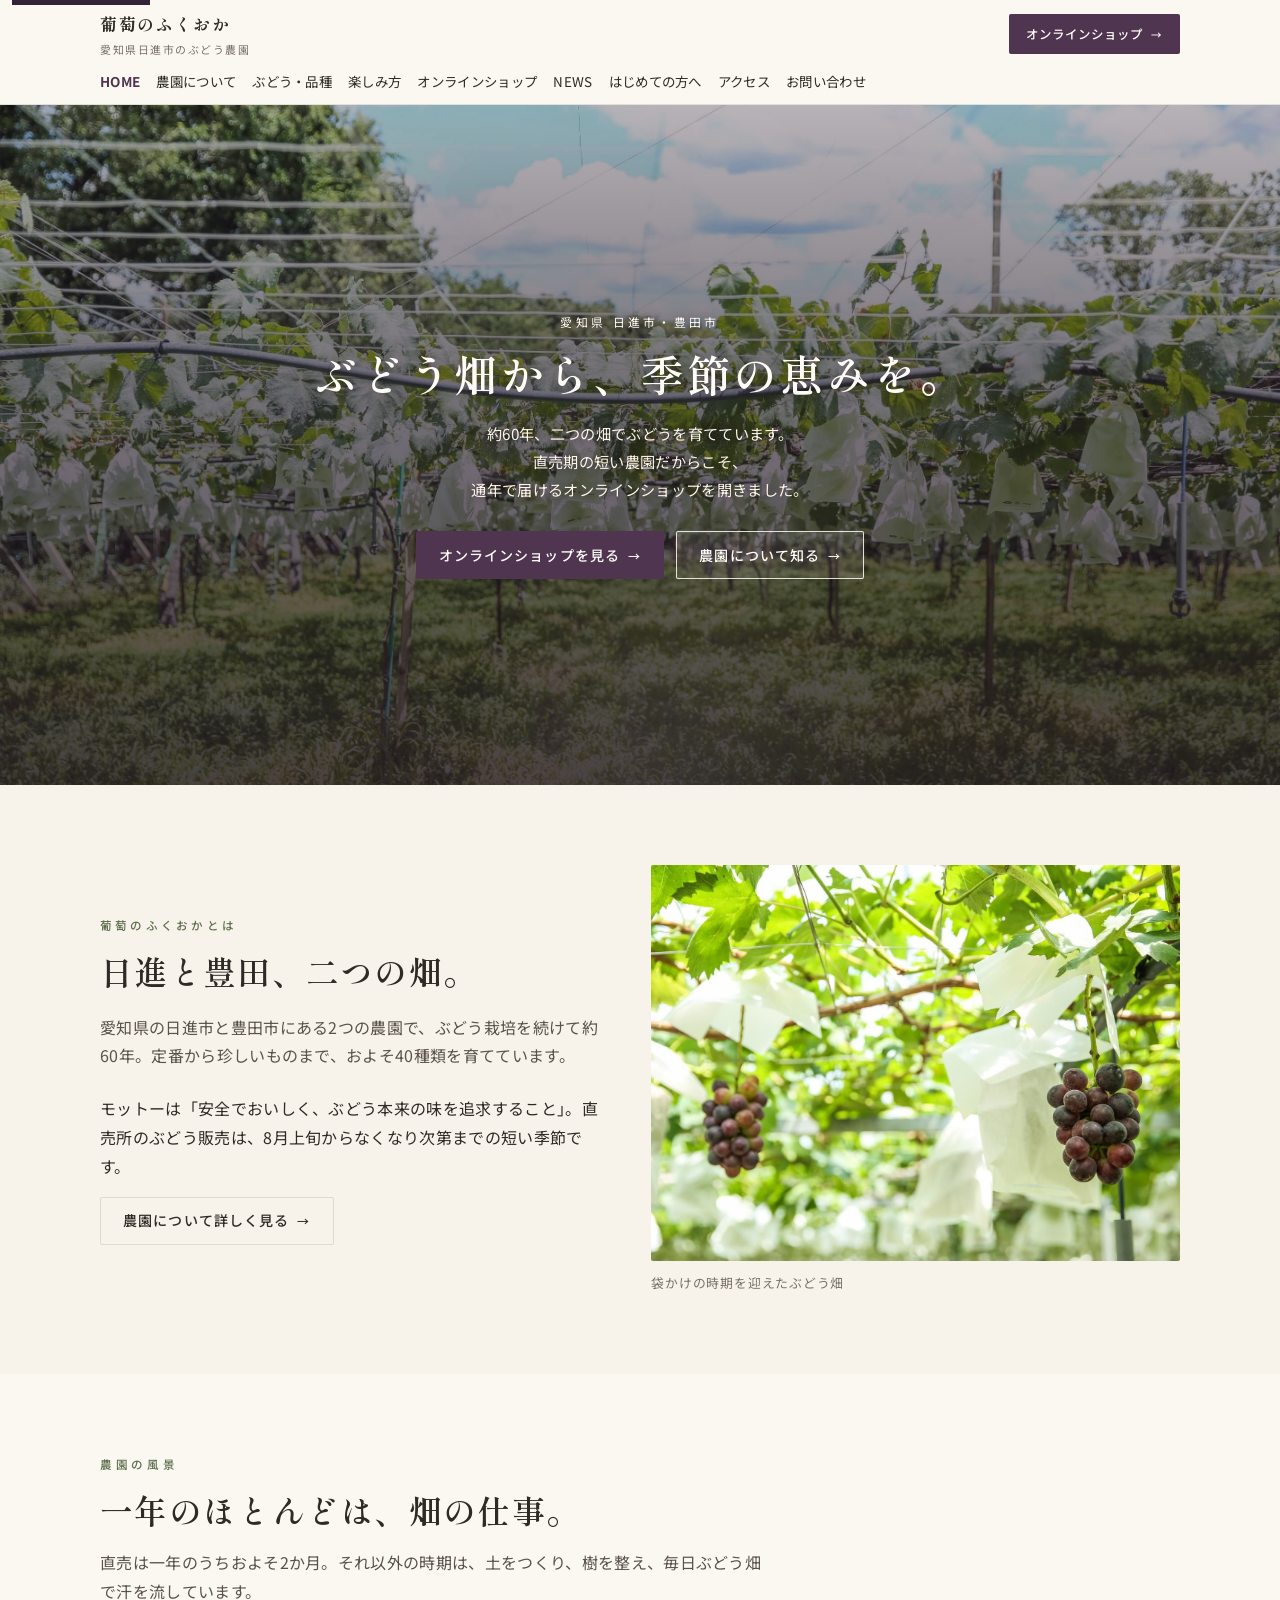
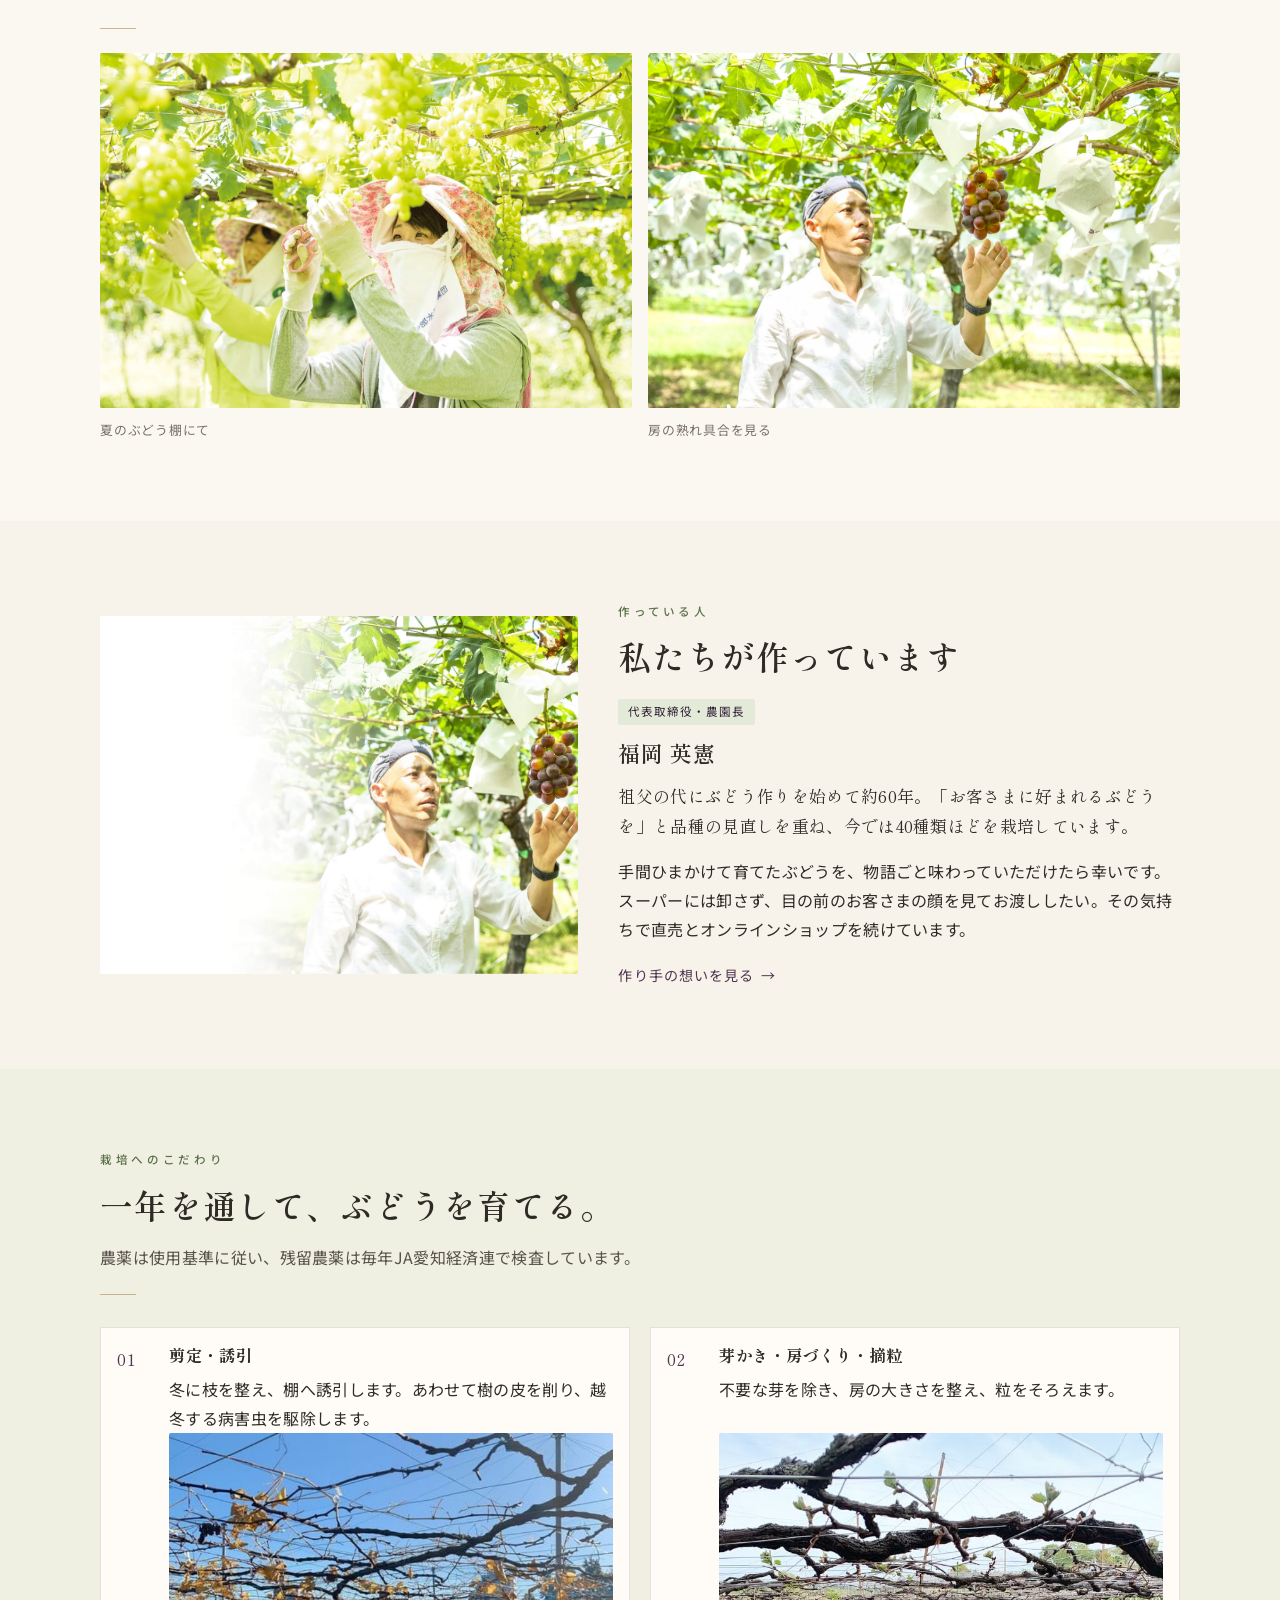
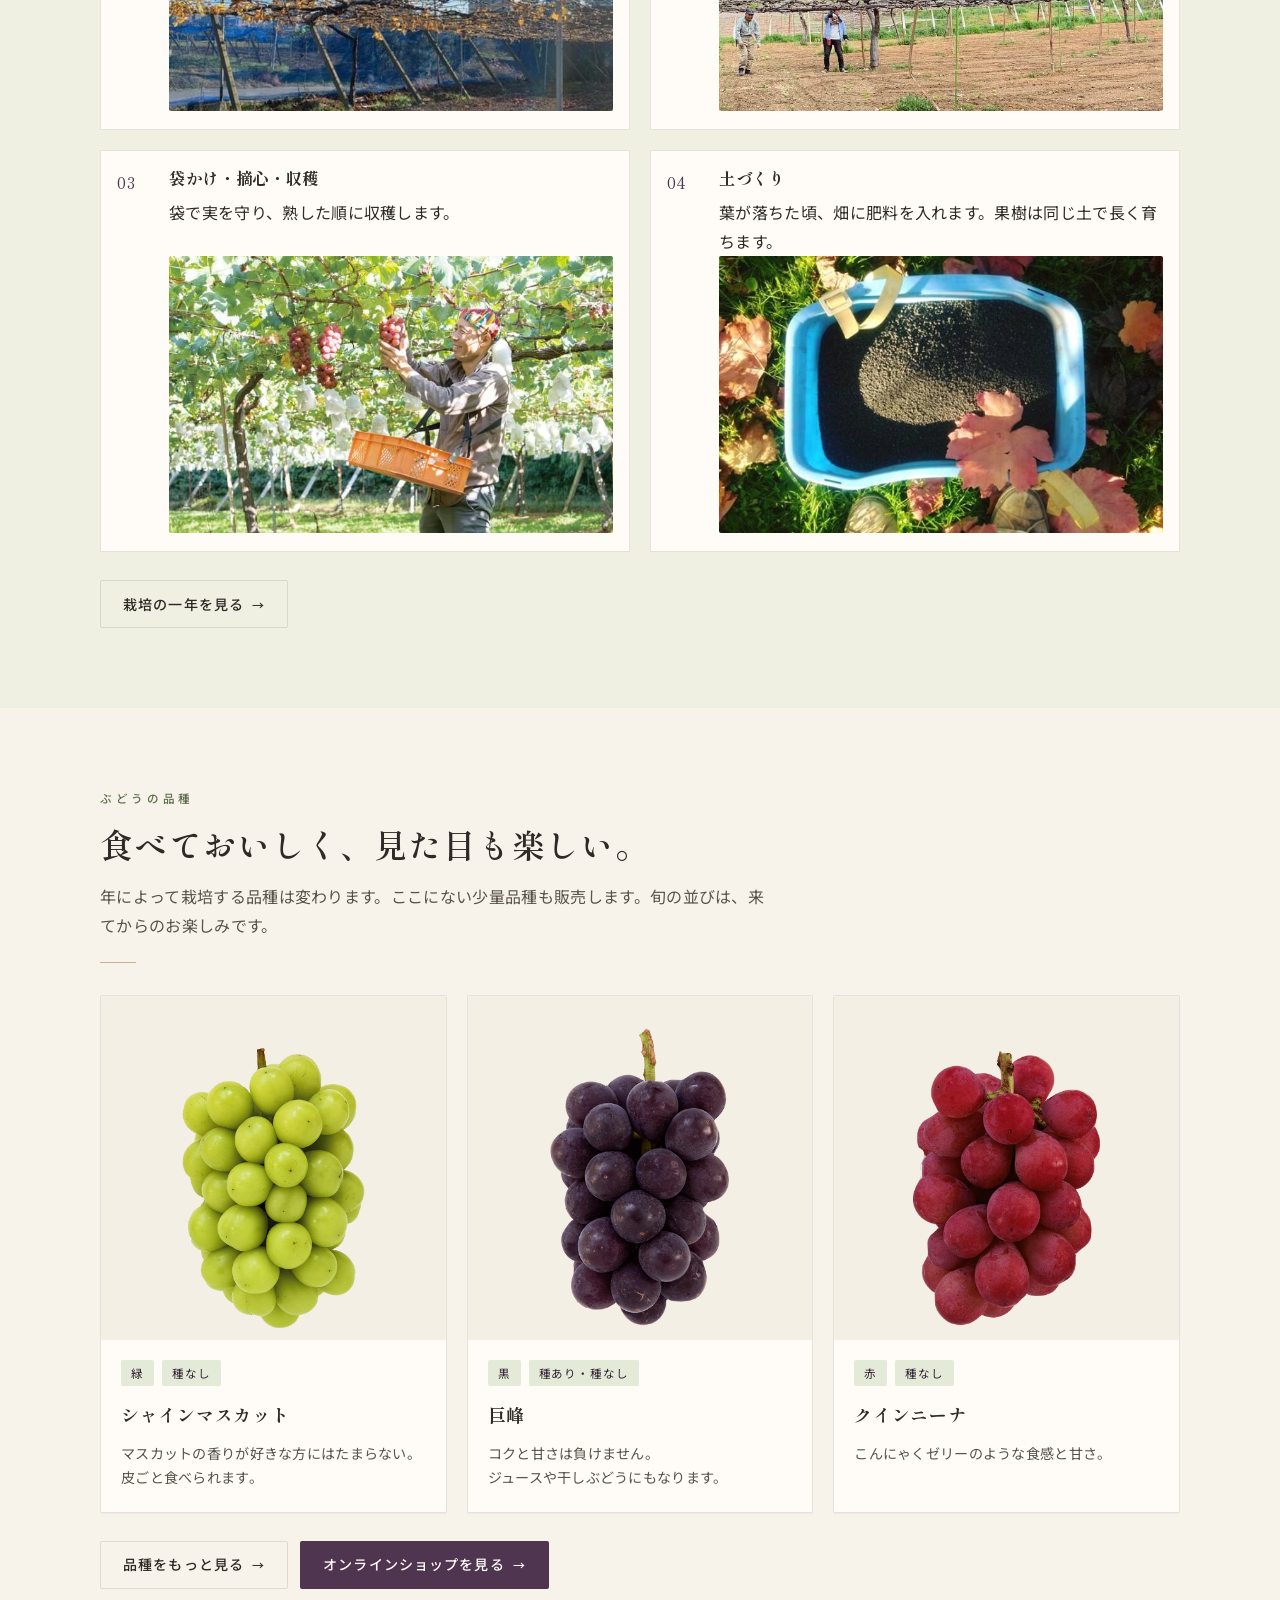
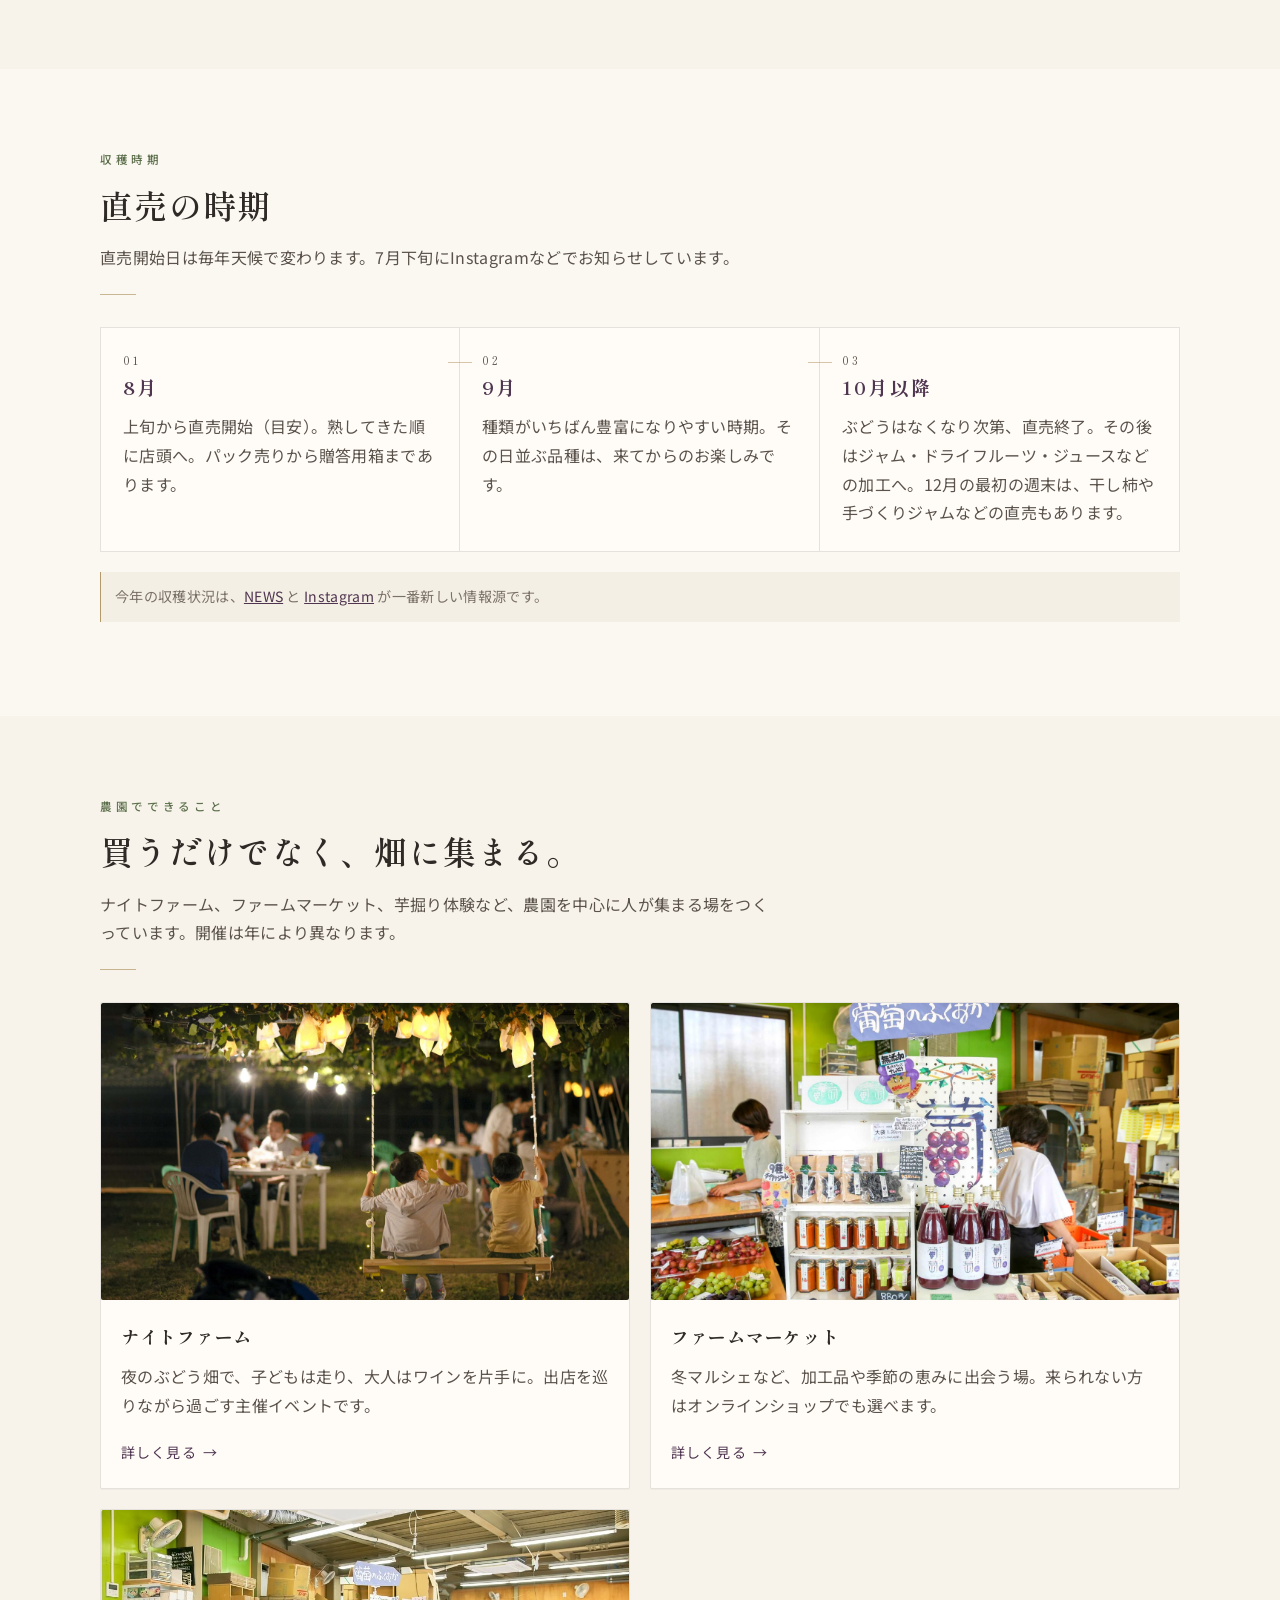
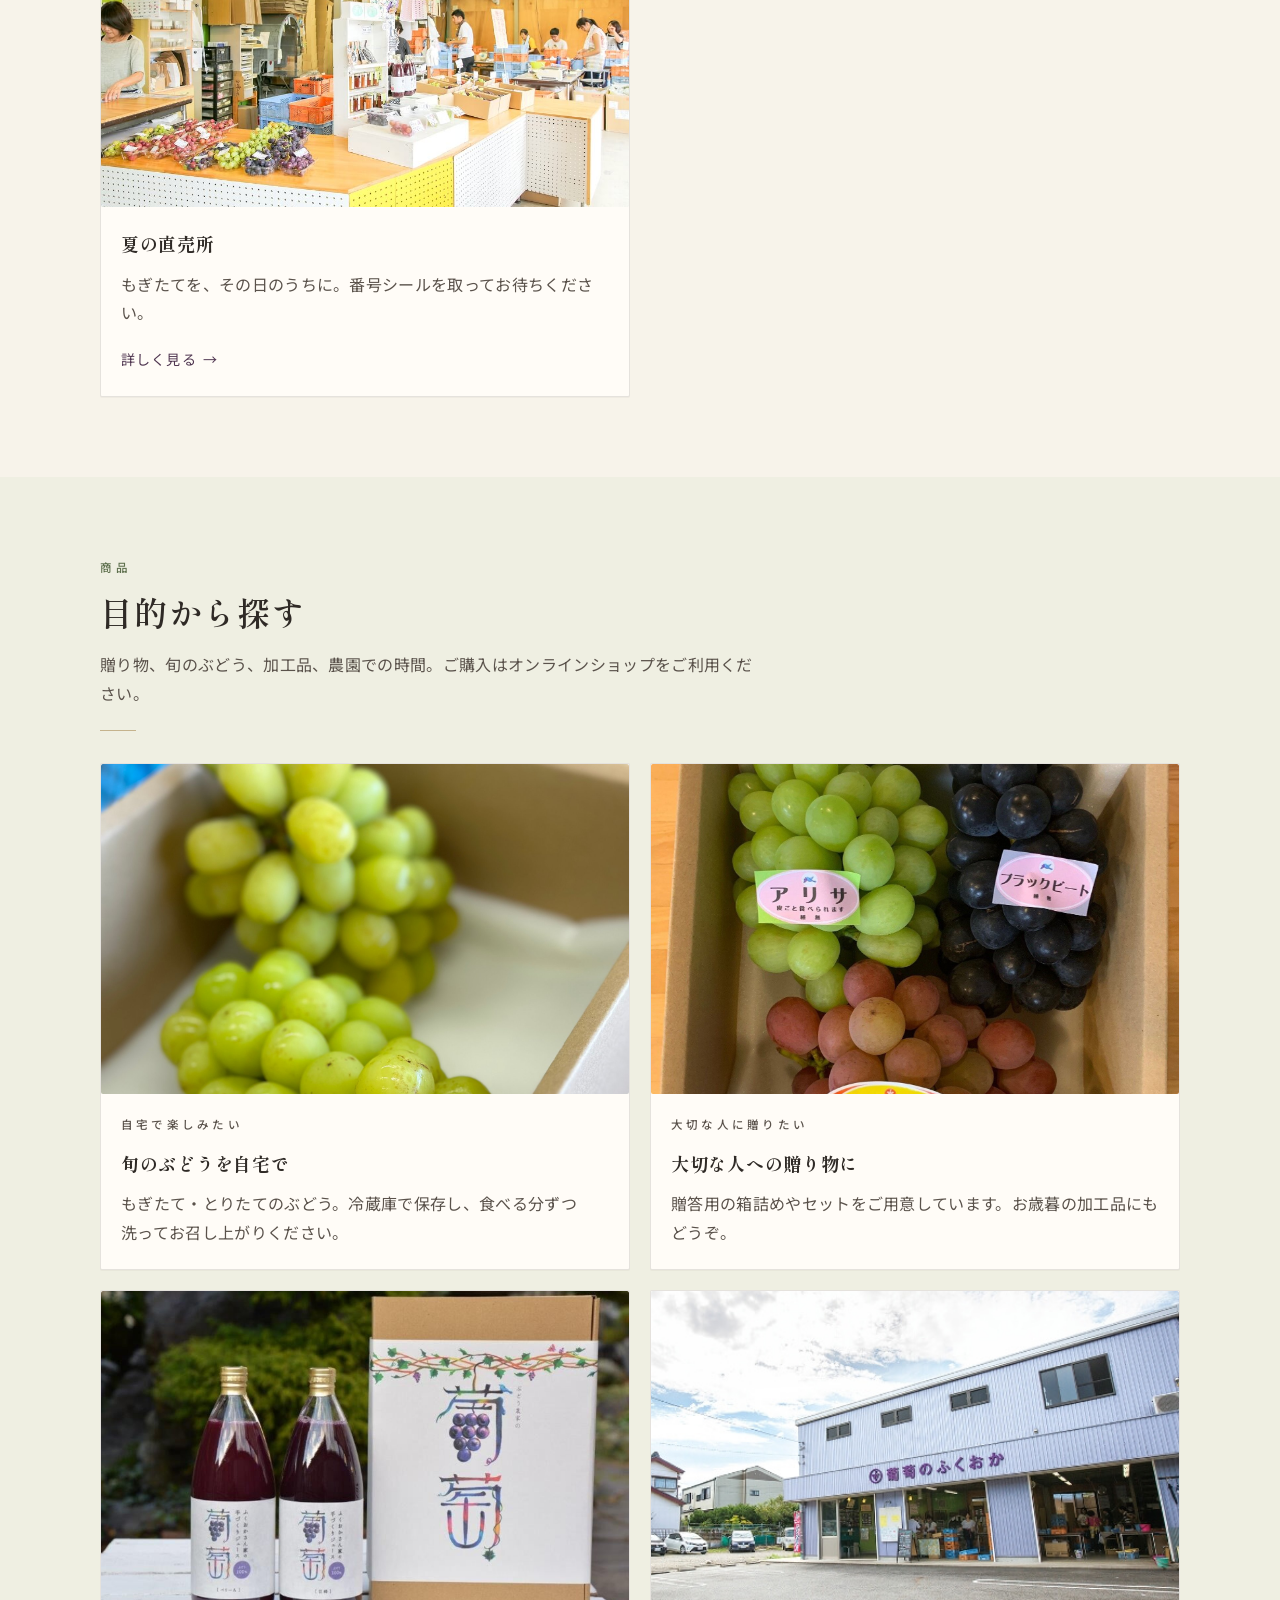
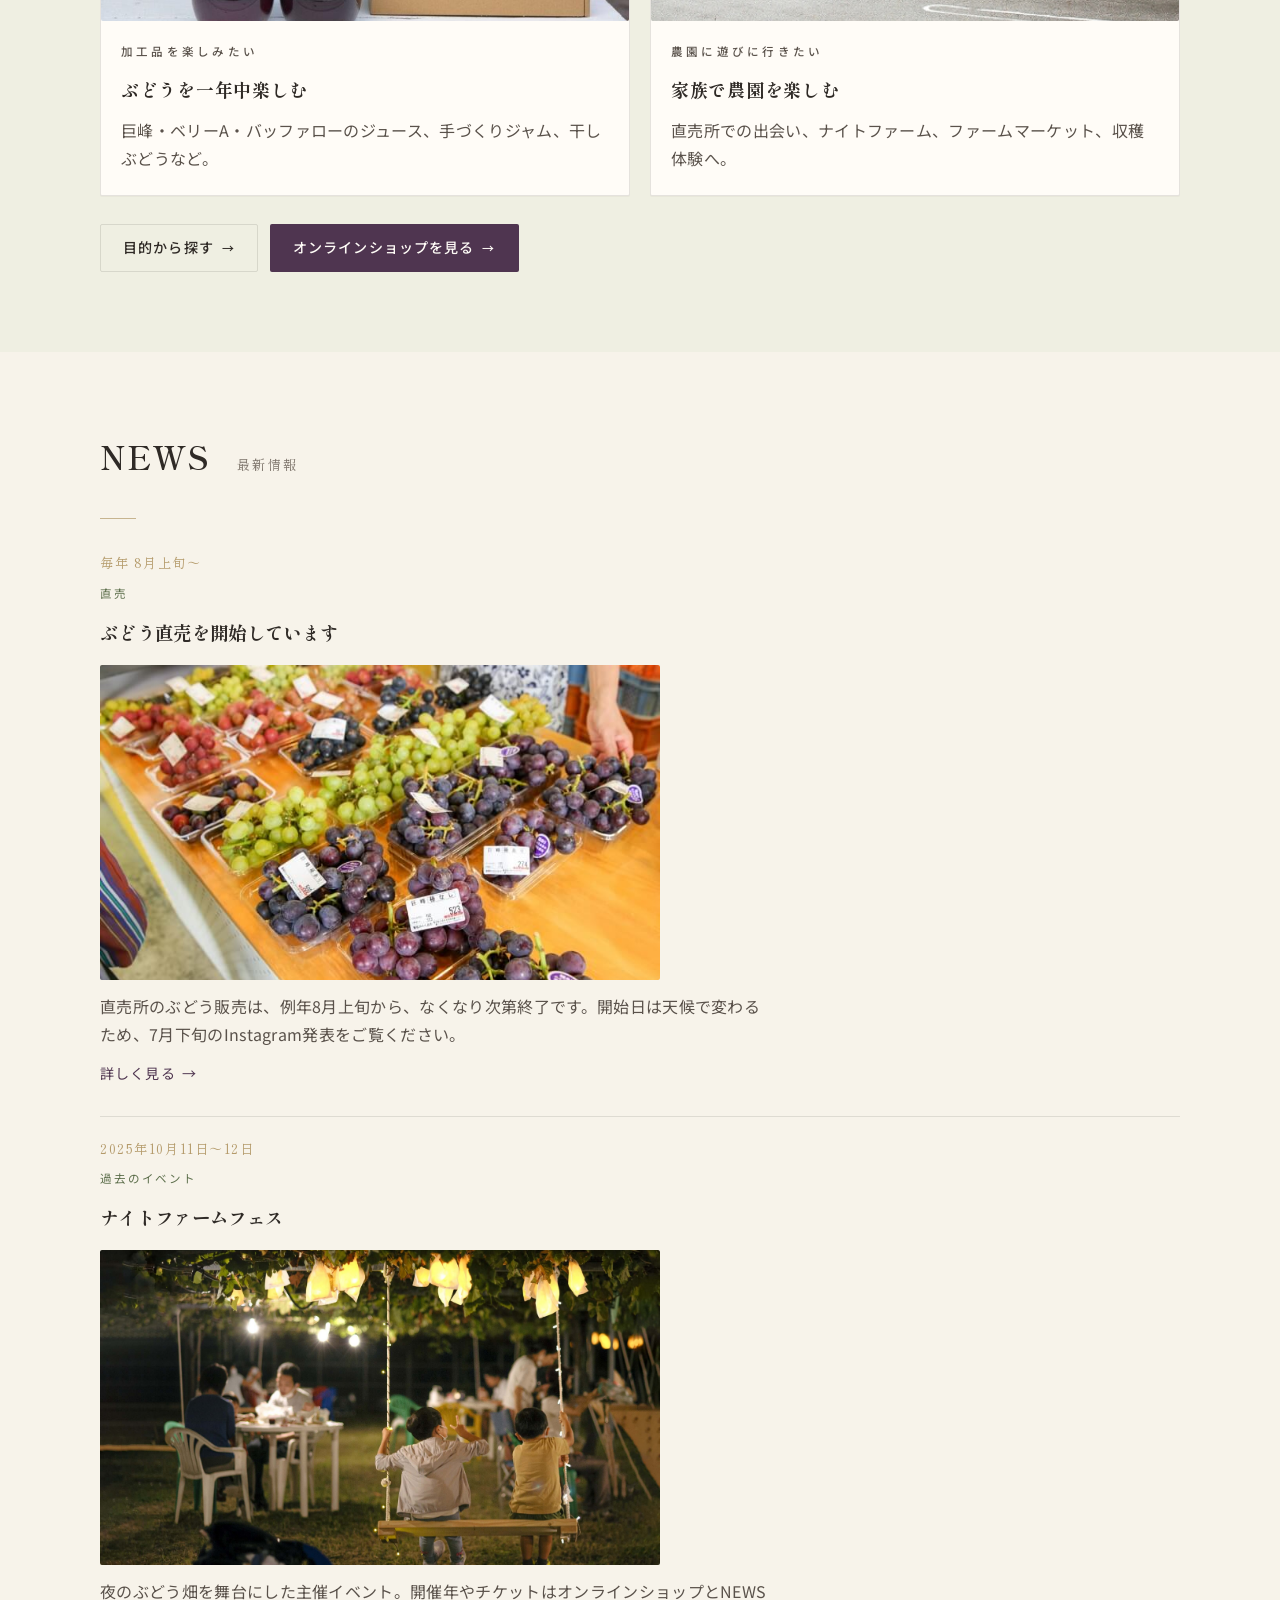
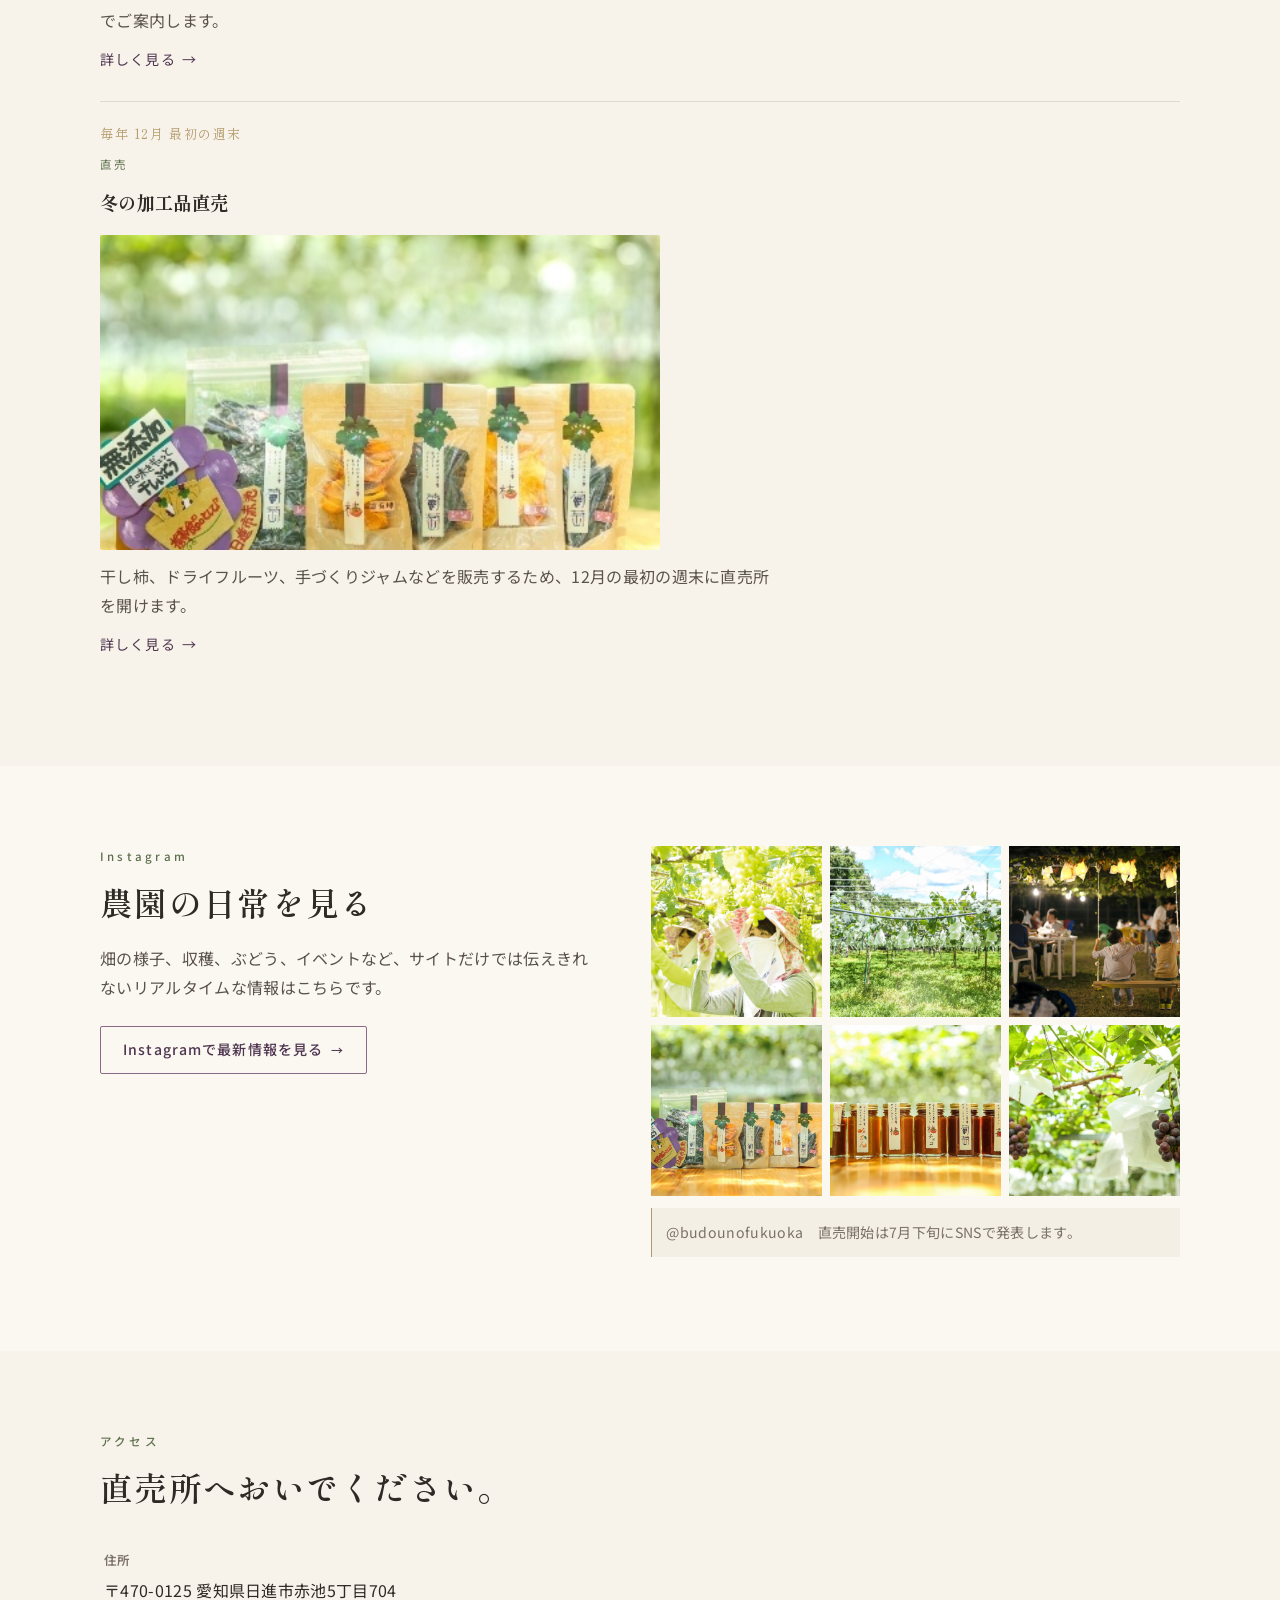
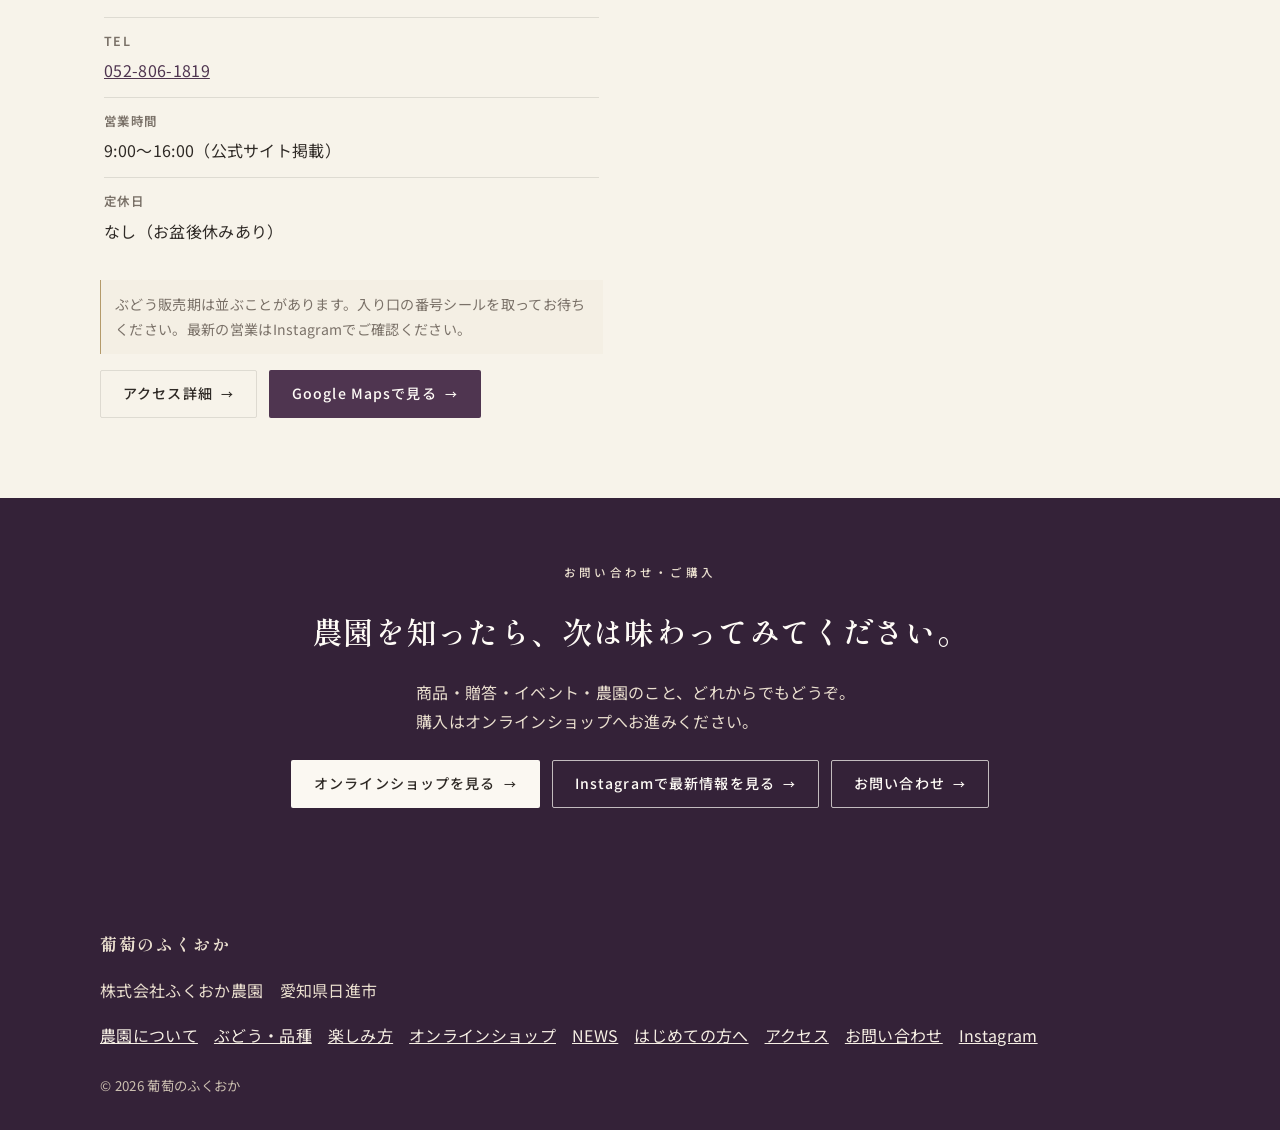
<file: index.html>
<!DOCTYPE html>
<html lang="ja">
<head>
  <meta charset="UTF-8" />
  <meta name="viewport" content="width=device-width, initial-scale=1" />
  <meta name="robots" content="noindex">
  <title>葡萄のふくおか | 愛知県日進市・豊田市のぶどう農園</title>
  <meta name="description" content="愛知県日進市と豊田市でぶどう栽培を続ける葡萄のふくおか。農園の人・こだわり・品種・イベントを知ったうえで、直売所やオンラインショップで季節のぶどうと加工品を楽しめます。" />
  <meta name="keywords" content="葡萄のふくおか,ぶどう農園,ぶどう直売,ぶどう通販,シャインマスカット,巨峰,ぶどうジュース,農園イベント,日進市" />
  <meta property="og:title" content="葡萄のふくおか | 愛知県日進市・豊田市のぶどう農園" />
  <meta property="og:description" content="日進市と豊田市、二つの畑で約60年。ぶどう畑から、季節の恵みを。" />
  <meta property="og:image" content="./images/ogp.jpg" />
  <link rel="icon" href="./images/favicon.svg" type="image/svg+xml" />
  <link rel="preconnect" href="https://fonts.googleapis.com" />
  <link rel="preconnect" href="https://fonts.gstatic.com" crossorigin />
  <link href="https://fonts.googleapis.com/css2?family=Noto+Sans+JP:wght@400;500;700&family=Shippori+Mincho:wght@500;600;700&display=swap" rel="stylesheet" />
  <link rel="stylesheet" href="./css/style.css?v=20260827k" />
</head>
<body>
  <a class="skip-link" href="#main">本文へスキップ</a>

  <header class="site-header">
    <div class="wrap site-header__inner">
      <a class="brand" href="./index.html">
        <span class="brand__name">葡萄のふくおか</span>
        <span class="brand__sub">愛知県日進市のぶどう農園</span>
      </a>
      <a class="btn btn--grape header-cta" href="https://budounofukuoka.stores.jp/" target="_blank" rel="noopener noreferrer">オンラインショップ</a>
      <button class="nav-toggle" id="navToggle" type="button" aria-expanded="false" aria-controls="siteNav" aria-label="メニューを開く"><span></span><span></span><span></span></button>
      <nav class="nav" id="siteNav" aria-label="メインメニュー">
        <ul class="nav__list">
          <li><a href="./index.html" aria-current="page">HOME</a></li>
          <li><a href="./about.html">農園について</a></li>
          <li><a href="./grapes.html">ぶどう・品種</a></li>
          <li><a href="./enjoy.html">楽しみ方</a></li>
          <li><a href="./shop.html">オンラインショップ</a></li>
          <li><a href="./news.html">NEWS</a></li>
          <li><a href="./guide.html">はじめての方へ</a></li>
          <li><a href="./access.html">アクセス</a></li>
          <li><a href="./contact.html">お問い合わせ</a></li>
        </ul>
      </nav>
    </div>
  </header>

  <section class="hero">
    <div class="hero__visual" aria-hidden="true">
      <img src="./images/hero.jpg" alt="" />
    </div>
    <div class="hero__shade"></div>
    <div class="wrap hero__content">
      <p class="hero__place">愛知県 日進市・豊田市</p>
      <h1>ぶどう畑から、季節の恵みを。</h1>
      <p class="hero__sub">約60年、二つの畑でぶどうを<span class="nowrap">育てています</span>。<span class="hero-sub-rest">直売期の短い農園だからこそ、通年で届けるオンラインショップを開きました。</span></p>
      <div class="actions">
        <a class="btn btn--grape" href="https://budounofukuoka.stores.jp/" target="_blank" rel="noopener noreferrer">オンラインショップを見る</a>
        <a class="btn btn--ghost" href="./about.html">農園について知る</a>
      </div>
    </div>
  </section>

  <main id="main">
    <section class="section" id="about-intro">
      <div class="wrap split">
        <div>
          <p class="kicker">葡萄のふくおかとは</p>
          <h2 class="heading">日進と豊田、二つの畑。</h2>
          <p class="lead">愛知県の日進市と豊田市にある2つの農園で、ぶどう栽培を続けて約60年。定番から珍しいものまで、およそ40種類を育てています。</p>
          <p>モットーは「安全でおいしく、ぶどう本来の味を追求すること」。直売所のぶどう販売は、8月上旬からなくなり次第までの短い季節です。</p>
          <div class="actions">
            <a class="btn btn--paper" href="./about.html">農園について詳しく見る</a>
          </div>
        </div>
        <figure class="photo photo--field">
          <img src="./images/intro_bg.jpg" alt="袋かけされたぶどうが並ぶ、葡萄のふくおかの畑" />
          <figcaption>袋かけの時期を迎えたぶどう畑</figcaption>
        </figure>
      </div>
    </section>

    <section class="section section--paper" id="landscape">
      <div class="wrap">
        <header class="section-head">
          <p class="kicker">農園の風景</p>
          <h2 class="heading">一年のほとんどは、畑の仕事。</h2>
          <p class="lead">直売は一年のうちおよそ2か月。それ以外の時期は、土をつくり、樹を整え、毎日ぶどう畑で汗を流しています。</p>
        </header>
        <div class="mosaic">
          <figure class="photo photo--field">
            <img src="./images/main0.jpg" alt="ぶどう棚の下で房を整える農作業の様子" />
            <figcaption>夏のぶどう棚にて</figcaption>
          </figure>
          <figure class="photo photo--tall">
            <img src="./images/main.jpg" alt="ぶどうの房を確かめる農園の作り手" />
            <figcaption>房の熟れ具合を見る</figcaption>
          </figure>
        </div>
      </div>
    </section>

    <section class="section" id="people">
      <div class="wrap people-feature">
        <figure class="photo photo--field">
          <img src="./images/message_img.jpg" alt="ぶどう畑で房を確かめる代表取締役・農園長の福岡英憲さん" />
        </figure>
        <div>
          <p class="kicker">作っている人</p>
          <h2 class="heading">私たちが作っています</h2>
          <p class="meta"><span class="tag">代表取締役・農園長</span></p>
          <h3 class="heading" style="font-size:1.35rem;margin-bottom:12px;">福岡 英憲</h3>
          <p class="quote">祖父の代にぶどう作りを始めて約60年。「お客さまに好まれるぶどうを」と品種の見直しを重ね、今では40種類ほどを栽培しています。</p>
          <p>手間ひまかけて育てたぶどうを、物語ごと味わっていただけたら幸いです。スーパーには卸さず、目の前のお客さまの顔を見てお渡ししたい。その気持ちで直売とオンラインショップを続けています。</p>
          <a class="text-link" href="./about.html#people">作り手の想いを見る</a>
        </div>
      </div>
    </section>

    <section class="section section--leaf" id="commitment">
      <div class="wrap">
        <header class="section-head">
          <p class="kicker">栽培へのこだわり</p>
          <h2 class="heading">一年を通して、ぶどうを育てる。</h2>
          <p class="lead">農薬は使用基準に従い、残留農薬は毎年JA愛知経済連で検査しています。</p>
        </header>
        <div>
          <ol class="flow-list flow-list--steps">
            <li class="flow-item">
              <span class="flow-num">01</span>
              <div>
                <strong>剪定・誘引</strong>
                <p>冬に枝を整え、棚へ誘引します。あわせて樹の皮を削り、越冬する病害虫を駆除します。</p>
                <img src="./images/flow1_img.jpg" alt="冬のぶどう棚。剪定を待つ枝と青空" />
              </div>
            </li>
            <li class="flow-item">
              <span class="flow-num">02</span>
              <div>
                <strong>芽かき・房づくり・摘粒</strong>
                <p>不要な芽を除き、房の大きさを整え、粒をそろえます。</p>
                <img src="./images/flow4_img.jpg" alt="芽かき作業の様子" />
              </div>
            </li>
            <li class="flow-item">
              <span class="flow-num">03</span>
              <div>
                <strong>袋かけ・摘心・収穫</strong>
                <p>袋で実を守り、熟した順に収穫します。</p>
                <img src="./images/flow7_img.jpg" alt="収穫かごを背負い、ぶどうを摘む様子" />
              </div>
            </li>
            <li class="flow-item">
              <span class="flow-num">04</span>
              <div>
                <strong>土づくり</strong>
                <p>葉が落ちた頃、畑に肥料を入れます。果樹は同じ土で長く育ちます。</p>
                <img src="./images/flow11_img.jpg" alt="落ち葉の畑で土づくりをする様子" />
              </div>
            </li>
          </ol>
          <div class="actions" style="margin-top:28px;">
            <a class="btn btn--paper" href="./about.html#flow">栽培の一年を見る</a>
          </div>
        </div>
      </div>
    </section>

    <section class="section" id="varieties">
      <div class="wrap">
        <header class="section-head">
          <p class="kicker">ぶどうの品種</p>
          <h2 class="heading">食べておいしく、見た目も楽しい。</h2>
          <p class="lead">年によって栽培する品種は変わります。ここにない少量品種も販売します。旬の並びは、来てからのお楽しみです。</p>
        </header>
        <div class="variety-grid">
          <article class="card">
            <figure class="photo photo--contain"><img src="./images/lineup_grape_16.png" alt="シャインマスカットの房" /></figure>
            <div class="card__body">
              <p class="meta"><span class="tag">緑</span><span class="tag">種なし</span></p>
              <h3>シャインマスカット</h3>
              <p>マスカットの香りが好きな方にはたまらない。<span class="break-pc"></span>皮ごと食べられます。</p>
            </div>
          </article>
          <article class="card">
            <figure class="photo photo--contain"><img src="./images/lineup_grape_25.png" alt="巨峰の房" /></figure>
            <div class="card__body">
              <p class="meta"><span class="tag">黒</span><span class="tag">種あり・種なし</span></p>
              <h3>巨峰</h3>
              <p>コクと甘さは負けません。<span class="break-pc"></span>ジュースや干しぶどうにもなります。</p>
            </div>
          </article>
          <article class="card">
            <figure class="photo photo--contain"><img src="./images/lineup_grape_07.png" alt="クインニーナの房" /></figure>
            <div class="card__body">
              <p class="meta"><span class="tag">赤</span><span class="tag">種なし</span></p>
              <h3>クインニーナ</h3>
              <p>こんにゃくゼリーのような食感と甘さ。</p>
            </div>
          </article>
        </div>
        <div class="actions" style="margin-top:28px;">
          <a class="btn btn--paper" href="./grapes.html">品種をもっと見る</a>
          <a class="btn btn--grape" href="https://budounofukuoka.stores.jp/?category_id=62df8ca400460779efccbf48" target="_blank" rel="noopener noreferrer">オンラインショップを見る</a>
        </div>
      </div>
    </section>

    <section class="section section--paper" id="season">
      <div class="wrap">
        <header class="section-head">
          <p class="kicker">収穫時期</p>
          <h2 class="heading">直売の時期</h2>
          <p class="lead">直売開始日は毎年天候で変わります。7月下旬にInstagramなどでお知らせしています。</p>
        </header>
        <div class="calendar">
          <article class="calendar__month">
            <p class="calendar__step">01</p>
            <h3>8月</h3>
            <p>上旬から直売開始（目安）。熟してきた順に店頭へ。パック売りから贈答用箱まであります。</p>
          </article>
          <article class="calendar__month">
            <p class="calendar__step">02</p>
            <h3>9月</h3>
            <p>種類がいちばん豊富になりやすい時期。その日並ぶ品種は、来てからのお楽しみです。</p>
          </article>
          <article class="calendar__month">
            <p class="calendar__step">03</p>
            <h3>10月以降</h3>
            <p>ぶどうはなくなり次第、直売終了。その後はジャム・ドライフルーツ・ジュースなどの加工へ。12月の最初の週末は、干し柿や手づくりジャムなどの直売もあります。</p>
          </article>
        </div>
        <p class="note" style="margin-top:20px;">今年の収穫状況は、<a href="./news.html">NEWS</a> と <a href="https://www.instagram.com/budounofukuoka/" target="_blank" rel="noopener noreferrer">Instagram</a> が一番新しい情報源です。</p>
      </div>
    </section>

    <section class="section" id="enjoy">
      <div class="wrap">
        <header class="section-head">
          <p class="kicker">農園でできること</p>
          <h2 class="heading">買うだけでなく、畑に集まる。</h2>
          <p class="lead">ナイトファーム、ファームマーケット、芋掘り体験など、農園を中心に人が集まる場をつくっています。開催は年により異なります。</p>
        </header>
        <div class="event-grid">
          <article class="card">
            <figure class="photo photo--wide"><img src="./images/main4.jpg" alt="夜のぶどう棚を灯したナイトファームの様子" /></figure>
            <div class="card__body">
              <h3>ナイトファーム</h3>
              <p>夜のぶどう畑で、子どもは走り、大人はワインを片手に。出店を巡りながら過ごす主催イベントです。</p>
              <a class="text-link" href="./enjoy.html#night">詳しく見る</a>
            </div>
          </article>
          <article class="card">
            <figure class="photo photo--wide"><img src="./images/main2.jpg" alt="直売所に並ぶジュース、ジャム、旬のぶどう" /></figure>
            <div class="card__body">
              <h3>ファームマーケット</h3>
              <p>冬マルシェなど、加工品や季節の恵みに出会う場。来られない方はオンラインショップでも選べます。</p>
              <a class="text-link" href="./enjoy.html#market">詳しく見る</a>
            </div>
          </article>
          <article class="card">
            <figure class="photo photo--wide"><img src="./images/shop_check1.jpg" alt="直売所の店内。ぶどうと加工品が並ぶ" /></figure>
            <div class="card__body">
              <h3>夏の直売所</h3>
              <p>もぎたてを、その日のうちに。番号シールを取ってお待ちください。</p>
              <a class="text-link" href="./enjoy.html#direct">詳しく見る</a>
            </div>
          </article>
        </div>
      </div>
    </section>

    <section class="section section--leaf" id="shop-intro">
      <div class="wrap">
        <header class="section-head">
          <p class="kicker">商品</p>
          <h2 class="heading">目的から探す</h2>
          <p class="lead">贈り物、旬のぶどう、加工品、農園での時間。ご購入はオンラインショップをご利用ください。</p>
        </header>
        <div class="purpose-grid">
          <a class="card purpose-card" href="https://budounofukuoka.stores.jp/?category_id=62df8ca400460779efccbf48" target="_blank" rel="noopener noreferrer">
            <figure class="photo"><img src="./images/shine-pack.jpg" alt="箱に詰められたシャインマスカット" /></figure>
            <div class="card__body">
              <p class="kicker">自宅で楽しみたい</p>
              <h3>旬のぶどうを自宅で</h3>
              <p>もぎたて・とりたてのぶどう。冷蔵庫で保存し、食べる分ずつ洗ってお召し上がりください。</p>
            </div>
          </a>
          <a class="card purpose-card" href="https://budounofukuoka.stores.jp/?category_id=619dc13288eabe0c0e9b2153" target="_blank" rel="noopener noreferrer">
            <figure class="photo"><img src="./images/grape-set.jpg" alt="黒・白・赤の3色ぶどうを箱詰めした贈答セット" /></figure>
            <div class="card__body">
              <p class="kicker">大切な人に贈りたい</p>
              <h3>大切な人への贈り物に</h3>
              <p>贈答用の箱詰めやセットをご用意しています。お歳暮の加工品にもどうぞ。</p>
            </div>
          </a>
          <a class="card purpose-card" href="https://budounofukuoka.stores.jp/?category_id=618caa4af1f39a159fb4f0d0" target="_blank" rel="noopener noreferrer">
            <figure class="photo"><img src="./images/juice.jpg" alt="ふくおかさん家の手づくりバッファローぶどうジュース" /></figure>
            <div class="card__body">
              <p class="kicker">加工品を楽しみたい</p>
              <h3>ぶどうを一年中楽しむ</h3>
              <p>巨峰・ベリーA・バッファローのジュース、手づくりジャム、干しぶどうなど。</p>
            </div>
          </a>
          <a class="card purpose-card" href="./enjoy.html">
            <figure class="photo"><img src="./images/shop_img1.jpg" alt="葡萄のふくおか直売所の外観" /></figure>
            <div class="card__body">
              <p class="kicker">農園に遊びに行きたい</p>
              <h3>家族で農園を楽しむ</h3>
              <p>直売所での出会い、ナイトファーム、ファームマーケット、収穫体験へ。</p>
            </div>
          </a>
        </div>
        <div class="actions" style="margin-top:28px;">
          <a class="btn btn--paper" href="./shop.html">目的から探す</a>
          <a class="btn btn--grape" href="https://budounofukuoka.stores.jp/?all_items=true" target="_blank" rel="noopener noreferrer">オンラインショップを見る</a>
        </div>
      </div>
    </section>

    <section class="section" id="news">
      <div class="wrap">
        <header class="section-head section-head--split">
          <h2 class="heading">NEWS</h2>
          <p class="section-head__aside">最新情報</p>
        </header>
        <div class="news-list news-list--home">
          <article class="news-card">
            <time datetime="2025-08">毎年 8月上旬〜</time>
            <span class="news-cat">直売</span>
            <h3>ぶどう直売を開始しています</h3>
            <figure class="photo photo--wide"><img src="./images/flow9_img.jpg" alt="直売所に並ぶ旬のぶどう" /></figure>
            <p>直売所のぶどう販売は、例年8月上旬から、なくなり次第終了です。開始日は天候で変わるため、7月下旬のInstagram発表をご覧ください。</p>
            <a class="text-link" href="./news.html">詳しく見る</a>
          </article>
          <article class="news-card">
            <time datetime="2025-10">2025年10月11日〜12日</time>
            <span class="news-cat">過去のイベント</span>
            <h3>ナイトファームフェス</h3>
            <figure class="photo photo--wide"><img src="./images/main4.jpg" alt="夜のぶどう棚を灯したナイトファーム" /></figure>
            <p>夜のぶどう畑を舞台にした主催イベント。開催年やチケットはオンラインショップとNEWSでご案内します。</p>
            <a class="text-link" href="./enjoy.html#night">詳しく見る</a>
          </article>
          <article class="news-card">
            <time datetime="2024-12">毎年 12月 最初の週末</time>
            <span class="news-cat">直売</span>
            <h3>冬の加工品直売</h3>
            <figure class="photo photo--wide"><img src="./images/handmade_img4.jpg" alt="干しぶどうや干し柿などの加工品" /></figure>
            <p>干し柿、ドライフルーツ、手づくりジャムなどを販売するため、12月の最初の週末に直売所を開けます。</p>
            <a class="text-link" href="./news.html">詳しく見る</a>
          </article>
        </div>
      </div>
    </section>

    <section class="section section--paper" id="instagram">
      <div class="wrap split split--top">
        <div>
          <p class="kicker">Instagram</p>
          <h2 class="heading">農園の日常を見る</h2>
          <p class="lead">畑の様子、収穫、ぶどう、イベントなど、サイトだけでは伝えきれないリアルタイムな情報はこちらです。</p>
          <div class="actions">
            <a class="btn btn--sns" href="https://www.instagram.com/budounofukuoka/" target="_blank" rel="noopener noreferrer">Instagramで最新情報を見る</a>
          </div>
        </div>
        <div>
          <div class="ig-grid">
            <img src="./images/main0.jpg" alt="ぶどう棚での農作業" />
            <img src="./images/main3.jpg" alt="袋かけされたぶどう畑" />
            <img src="./images/main4.jpg" alt="ナイトファームの夜" />
            <img src="./images/gallery1.jpg" alt="葡萄のふくおかの農園の様子" />
            <img src="./images/gallery2.jpg" alt="旬のぶどうと農園の風景" />
            <img src="./images/gallery3.jpg" alt="直売や加工品の季節の様子" />
          </div>
          <p class="note" style="margin-top:12px;">@budounofukuoka　直売開始は7月下旬にSNSで発表します。</p>
        </div>
      </div>
    </section>

    <section class="section" id="access">
      <div class="wrap split split--top">
        <div>
          <p class="kicker">アクセス</p>
          <h2 class="heading">直売所へおいでください。</h2>
          <dl class="visit-details">
            <div class="visit-details__row"><dt>住所</dt><dd>〒470-0125 愛知県日進市赤池5丁目704</dd></div>
            <div class="visit-details__row"><dt>TEL</dt><dd><a href="tel:0528061819">052-806-1819</a></dd></div>
            <div class="visit-details__row"><dt>営業時間</dt><dd>9:00〜16:00（公式サイト掲載）</dd></div>
            <div class="visit-details__row"><dt>定休日</dt><dd>なし（お盆後休みあり）</dd></div>
          </dl>
          <p class="note">ぶどう販売期は並ぶことがあります。入り口の番号シールを取ってお待ちください。最新の営業はInstagramでご確認ください。</p>
          <div class="actions" style="margin-top:16px;">
            <a class="btn btn--paper" href="./access.html">アクセス詳細</a>
            <a class="btn btn--grape" href="https://www.google.com/maps/search/?api=1&amp;query=%E6%84%9B%E7%9F%A5%E7%9C%8C%E6%97%A5%E9%80%B2%E5%B8%82%E8%B5%A4%E6%B1%A05%E4%B8%81%E7%9B%AE704+%E8%91%A1%E8%90%84%E3%81%AE%E3%81%B5%E3%81%8F%E3%81%8A%E3%81%8B" target="_blank" rel="noopener noreferrer">Google Mapsで見る</a>
          </div>
        </div>
        <div>
          <iframe class="map-frame" title="葡萄のふくおか直売所の地図" src="https://maps.google.com/maps?q=%E6%84%9B%E7%9F%A5%E7%9C%8C%E6%97%A5%E9%80%B2%E5%B8%82%E8%B5%A4%E6%B1%A05%E4%B8%81%E7%9B%AE704&amp;hl=ja&amp;z=16&amp;output=embed" loading="lazy" referrerpolicy="no-referrer-when-downgrade"></iframe>
        </div>
      </div>
    </section>

    <section class="section section--grape" id="contact-cta">
      <div class="wrap cta-band">
        <p class="kicker">お問い合わせ・ご購入</p>
        <h2 class="heading">農園を知ったら、次は<span class="nowrap">味わって</span>みてください。</h2>
        <p class="lead">商品・贈答・イベント・農園のこと、どれからでもどうぞ。<wbr><span class="nowrap">購入はオンラインショップ</span>へ<span class="nowrap">お進みください</span>。</p>
        <div class="actions">
          <a class="btn btn--paper" href="https://budounofukuoka.stores.jp/" target="_blank" rel="noopener noreferrer">オンラインショップを見る</a>
          <a class="btn btn--ghost" href="https://www.instagram.com/budounofukuoka/" target="_blank" rel="noopener noreferrer">Instagramで最新情報を見る</a>
          <a class="btn btn--ghost" href="./contact.html">お問い合わせ</a>
        </div>
      </div>
    </section>
  </main>

  <footer class="site-footer">
    <div class="wrap">
      <p class="brand__name">葡萄のふくおか</p>
      <p>株式会社ふくおか農園　愛知県日進市</p>
      <nav aria-label="フッター">
        <a href="./about.html">農園について</a>
        <a href="./grapes.html">ぶどう・品種</a>
        <a href="./enjoy.html">楽しみ方</a>
        <a href="./shop.html">オンラインショップ</a>
        <a href="./news.html">NEWS</a>
        <a href="./guide.html">はじめての方へ</a>
        <a href="./access.html">アクセス</a>
        <a href="./contact.html">お問い合わせ</a>
        <a href="https://www.instagram.com/budounofukuoka/" target="_blank" rel="noopener noreferrer">Instagram</a>
      </nav>
      <small>&copy; <span data-year></span> 葡萄のふくおか</small>
    </div>
  </footer>

  <div class="sticky-cta" aria-label="クイック導線">
    <a href="./guide.html">はじめて</a>
    <a href="https://www.instagram.com/budounofukuoka/" target="_blank" rel="noopener noreferrer">Instagram</a>
    <a class="is-buy" href="https://budounofukuoka.stores.jp/" target="_blank" rel="noopener noreferrer">購入する</a>
  </div>

  <script src="./js/script.js?v=20260827c"></script>
</body>
</html>
</file>
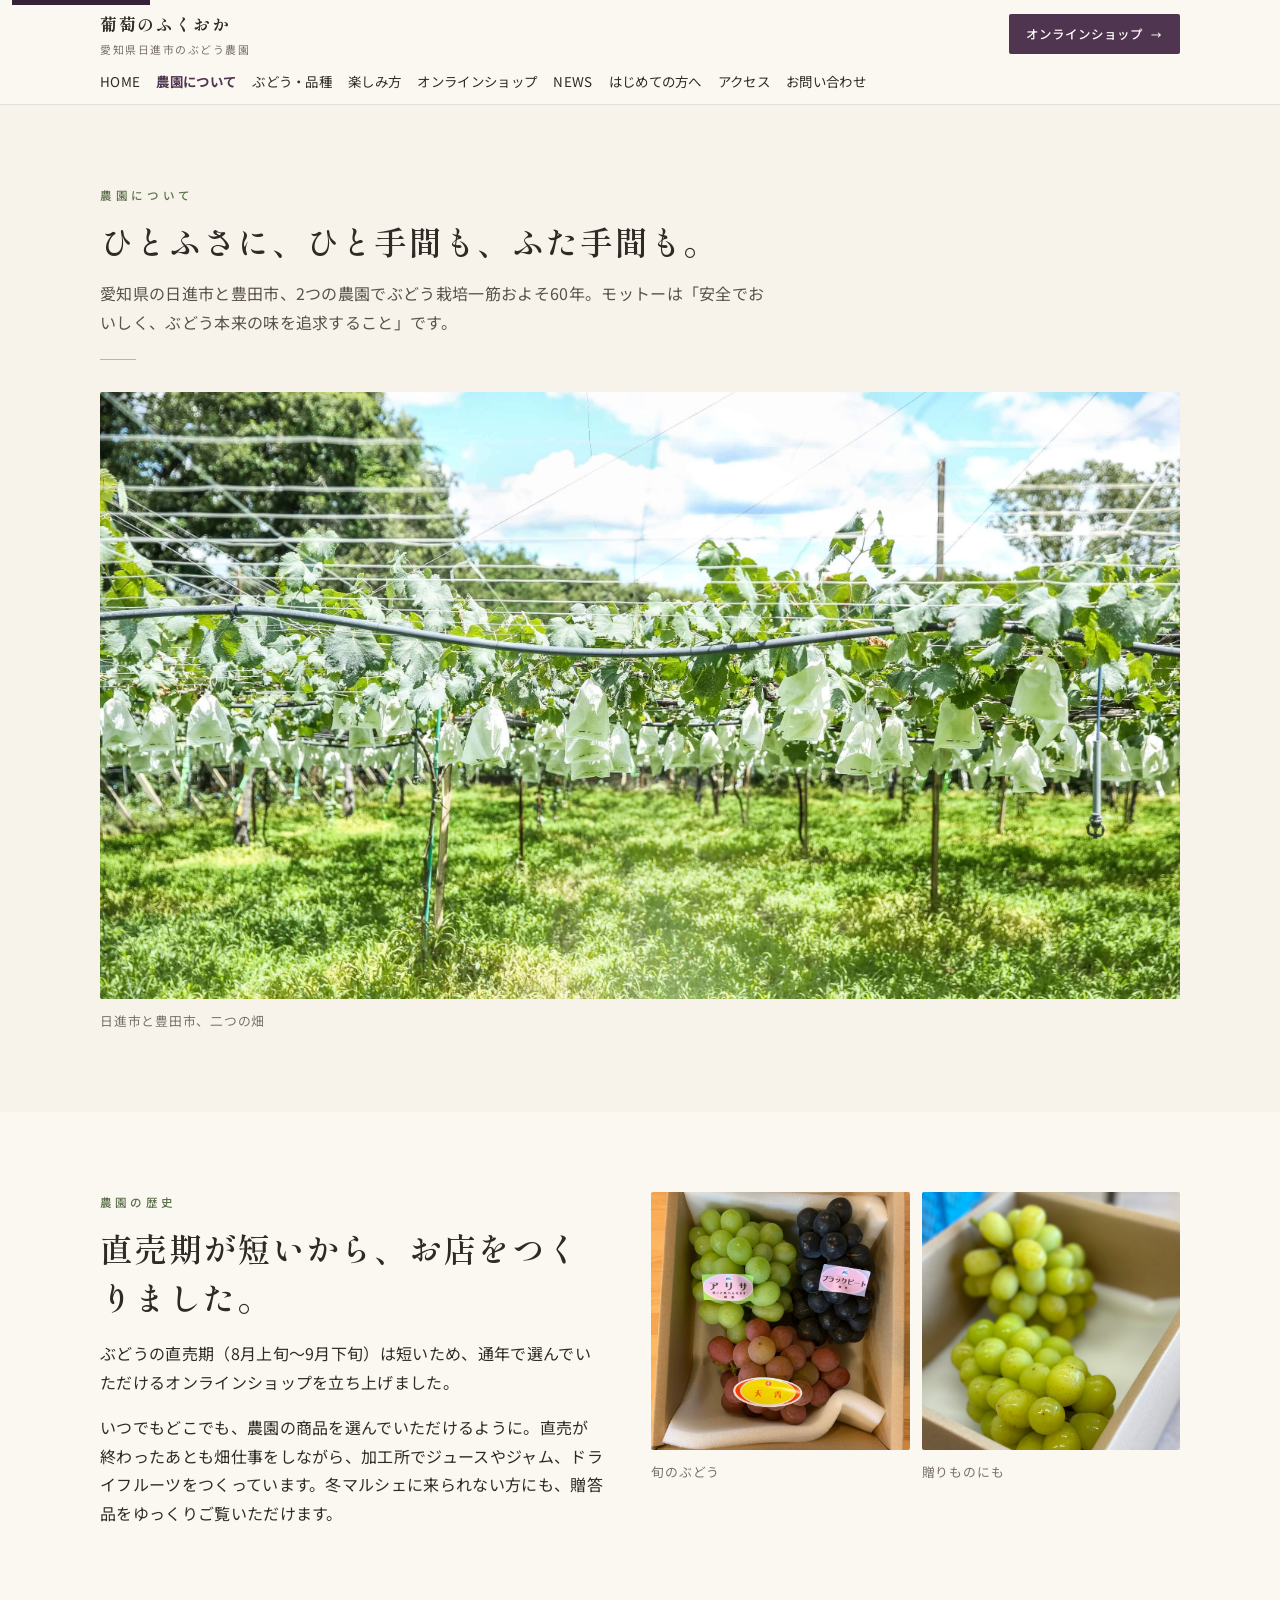
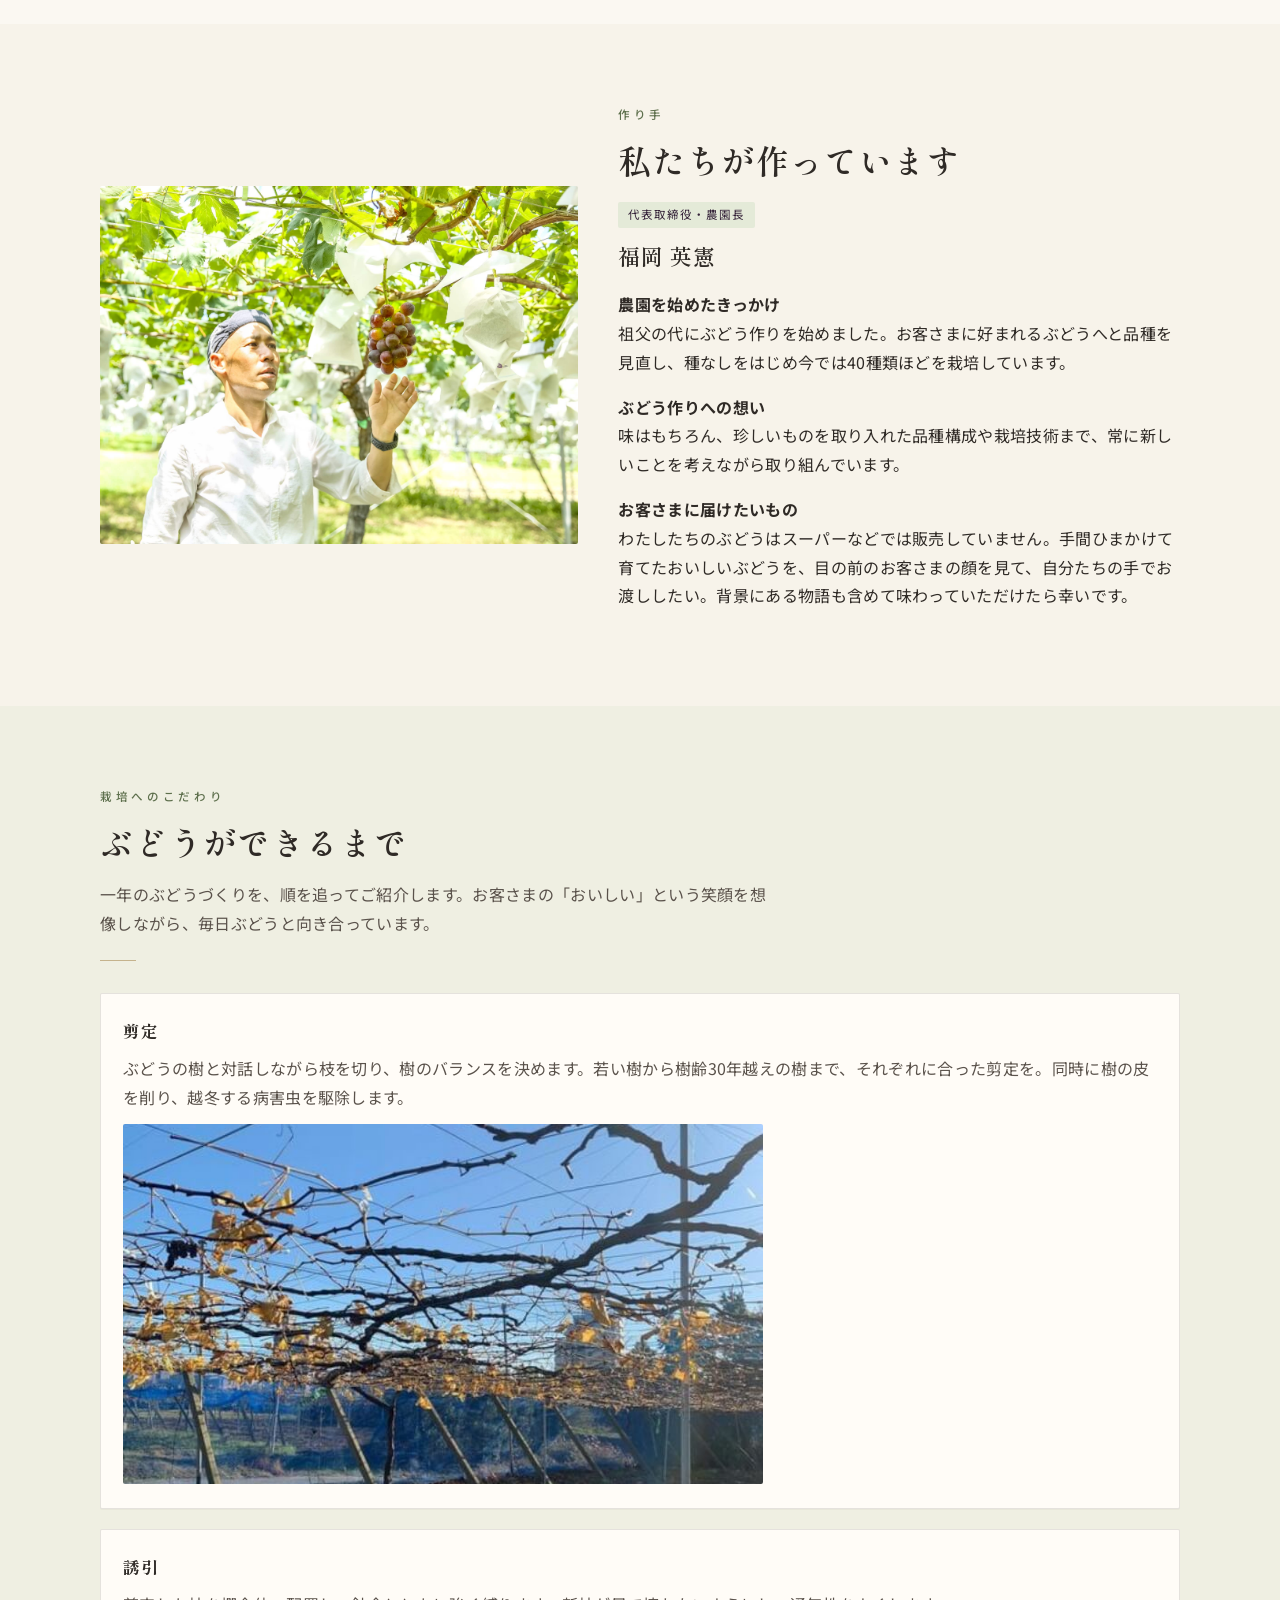
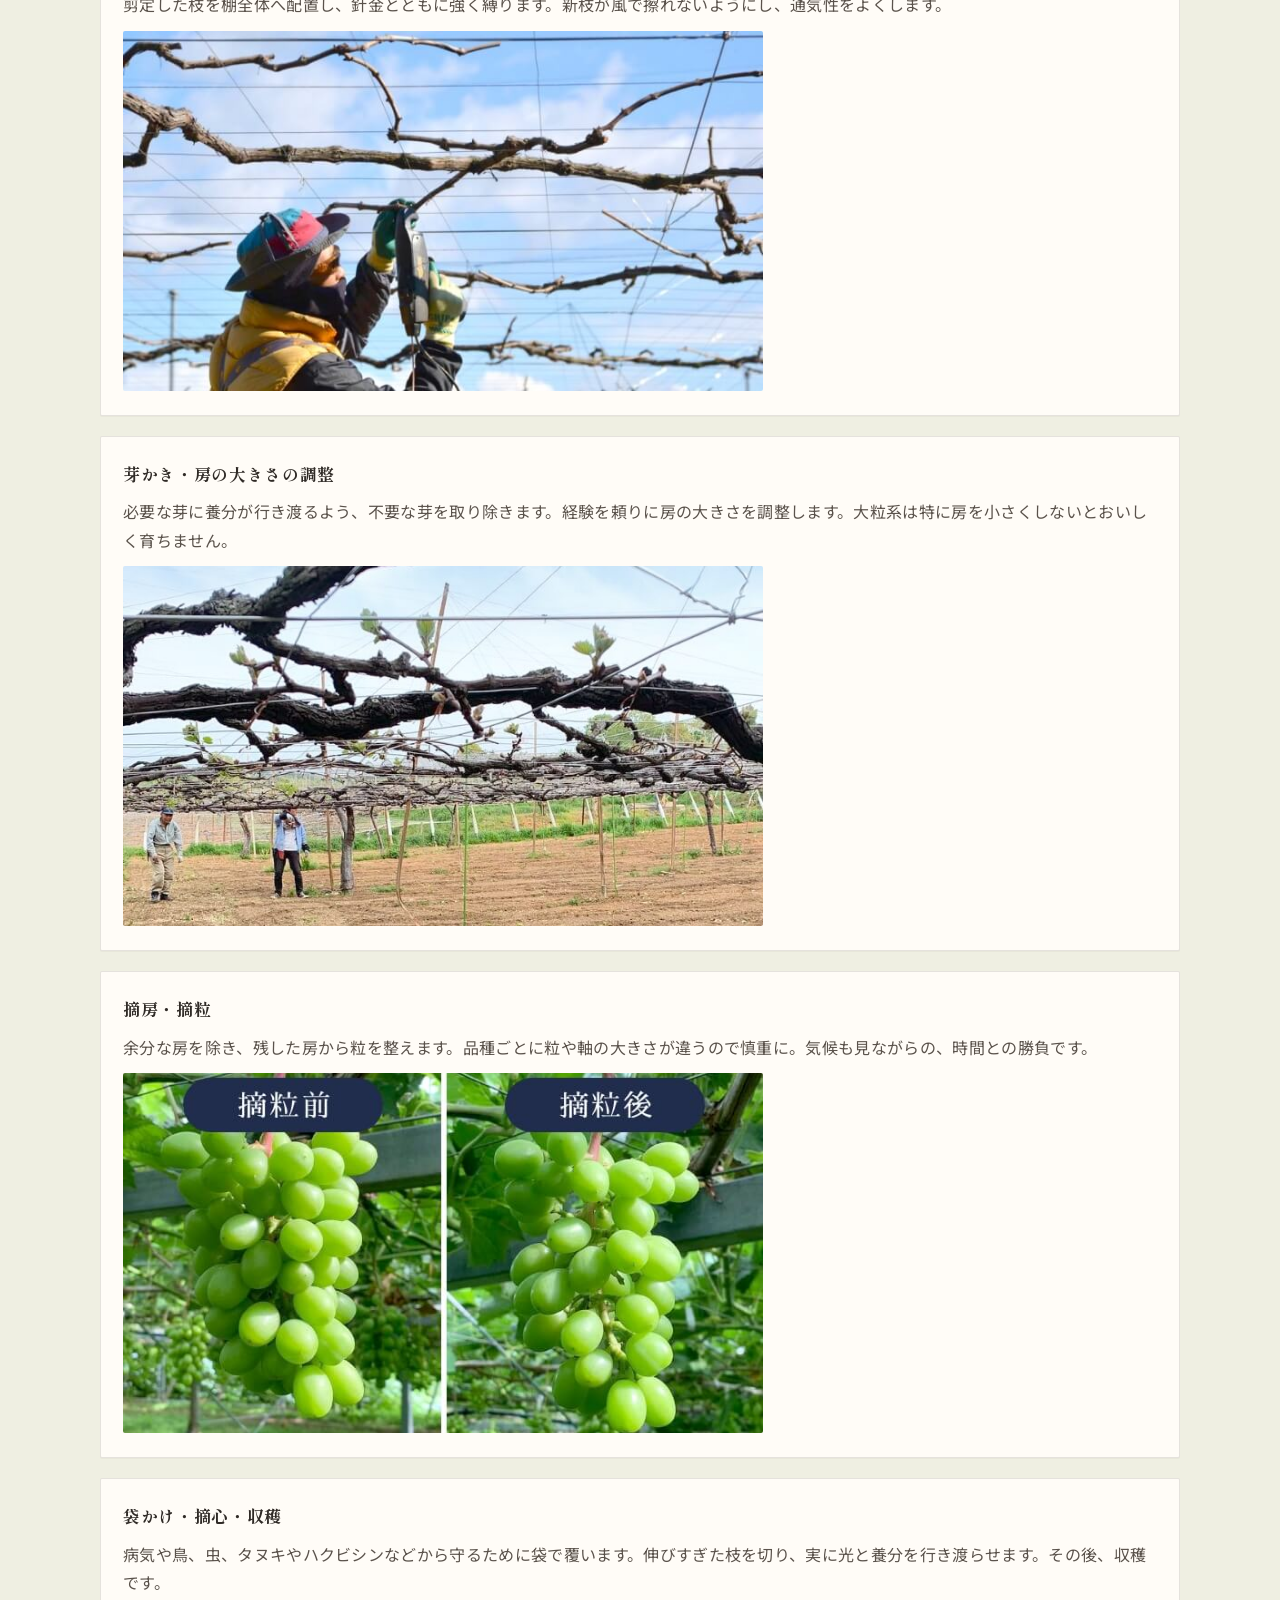
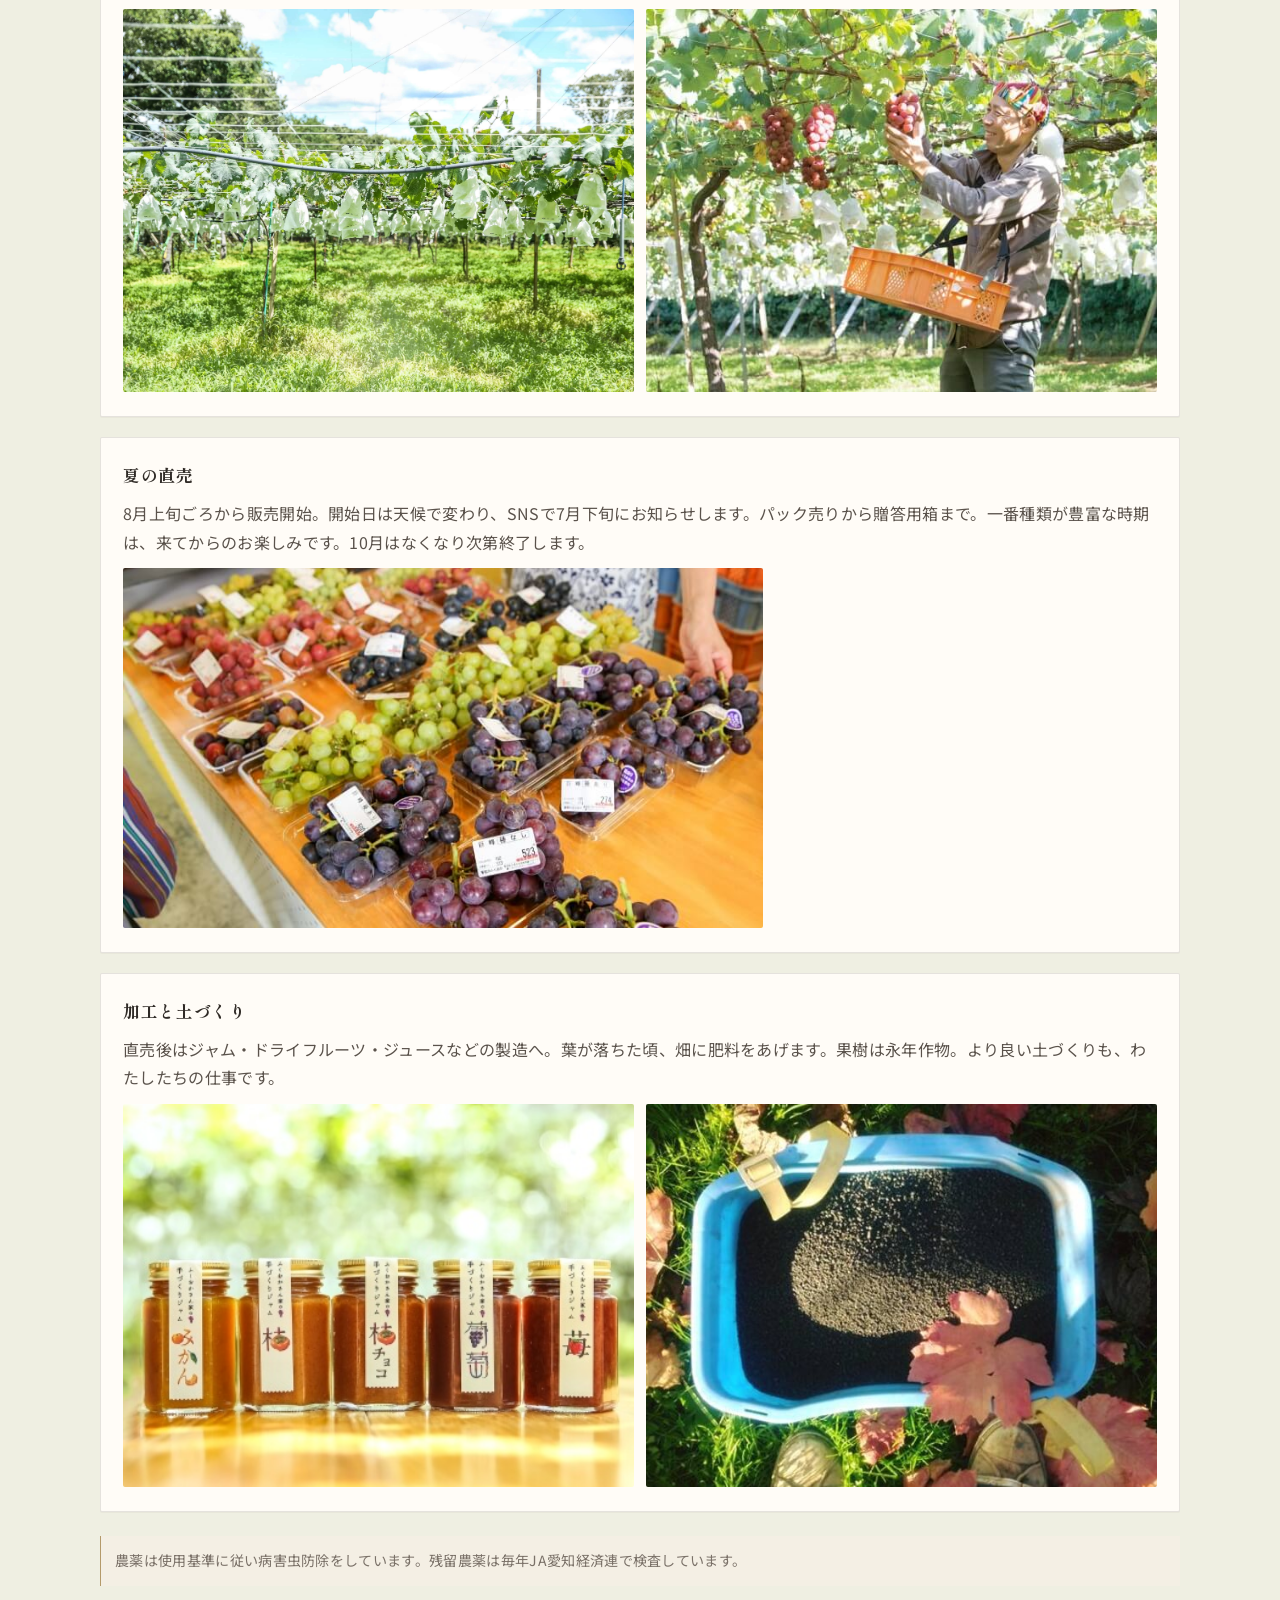
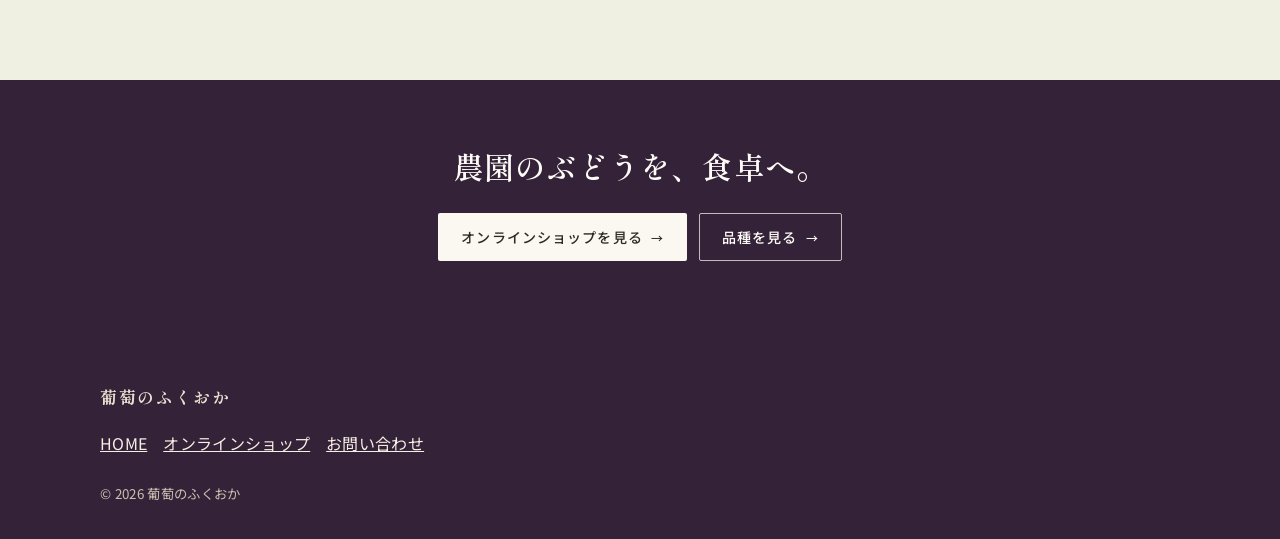
<file: about.html>
<!DOCTYPE html>
<html lang="ja">
<head>
  <meta charset="UTF-8" />
  <meta name="viewport" content="width=device-width, initial-scale=1" />
  <meta name="robots" content="noindex">
  <title>農園について | 葡萄のふくおか</title>
  <meta name="description" content="葡萄のふくおかのストーリー、作り手、栽培の一年。愛知県日進市・豊田市で約60年、ぶどう本来の味を追求する農園です。" />
  <link rel="icon" href="./images/favicon.svg" type="image/svg+xml" />
  <link rel="preconnect" href="https://fonts.googleapis.com" />
  <link rel="preconnect" href="https://fonts.gstatic.com" crossorigin />
  <link href="https://fonts.googleapis.com/css2?family=Noto+Sans+JP:wght@400;500;700&family=Shippori+Mincho:wght@500;600;700&display=swap" rel="stylesheet" />
  <link rel="stylesheet" href="./css/style.css?v=20260827k" />
</head>
<body>
  <a class="skip-link" href="#main">本文へスキップ</a>
  <header class="site-header">
    <div class="wrap site-header__inner">
      <a class="brand" href="./index.html"><span class="brand__name">葡萄のふくおか</span><span class="brand__sub">愛知県日進市のぶどう農園</span></a>
      <a class="btn btn--grape header-cta" href="https://budounofukuoka.stores.jp/" target="_blank" rel="noopener noreferrer">オンラインショップ</a>
      <button class="nav-toggle" id="navToggle" type="button" aria-expanded="false" aria-controls="siteNav" aria-label="メニューを開く"><span></span><span></span><span></span></button>
      <nav class="nav" id="siteNav" aria-label="メインメニュー">
        <ul class="nav__list">
          <li><a href="./index.html">HOME</a></li>
          <li><a href="./about.html" aria-current="page">農園について</a></li>
          <li><a href="./grapes.html">ぶどう・品種</a></li>
          <li><a href="./enjoy.html">楽しみ方</a></li>
          <li><a href="./shop.html">オンラインショップ</a></li>
          <li><a href="./news.html">NEWS</a></li>
          <li><a href="./guide.html">はじめての方へ</a></li>
          <li><a href="./access.html">アクセス</a></li>
          <li><a href="./contact.html">お問い合わせ</a></li>
        </ul>
      </nav>
    </div>
  </header>

  <main id="main">
    <section class="section">
      <div class="wrap">
        <header class="section-head">
          <p class="kicker">農園について</p>
          <h1 class="heading">ひとふさに、ひと手間も、ふた手間も。</h1>
          <p class="lead">愛知県の日進市と豊田市、2つの農園でぶどう栽培一筋およそ60年。モットーは「安全でおいしく、ぶどう本来の味を追求すること」です。</p>
        </header>
        <figure class="photo photo--wide">
          <img src="./images/main3.jpg" alt="白い袋が並ぶ葡萄のふくおかのぶどう畑" />
          <figcaption>日進市と豊田市、二つの畑</figcaption>
        </figure>
      </div>
    </section>

    <section class="section section--paper" id="story">
      <div class="wrap split split--top">
        <div>
          <p class="kicker">農園の歴史</p>
          <h2 class="heading">直売期が短いから、お店をつくりました。</h2>
          <p>ぶどうの直売期（8月上旬〜9月下旬）は短いため、通年で選んでいただけるオンラインショップを立ち上げました。</p>
          <p>いつでもどこでも、農園の商品を選んでいただけるように。直売が終わったあとも畑仕事をしながら、加工所でジュースやジャム、ドライフルーツをつくっています。冬マルシェに来られない方にも、贈答品をゆっくりご覧いただけます。</p>
        </div>
        <div class="mosaic">
          <figure class="photo photo--square"><img src="./images/grape-set.jpg" alt="黒白赤の3色ぶどうセット" /><figcaption>旬のぶどう</figcaption></figure>
          <figure class="photo photo--square"><img src="./images/shine-pack.jpg" alt="箱詰めされたシャインマスカット" /><figcaption>贈りものにも</figcaption></figure>
        </div>
      </div>
    </section>

    <section class="section" id="people">
      <div class="wrap people-feature">
        <figure class="photo photo--field">
          <img src="./images/main.jpg" alt="ぶどうの房を確かめる代表取締役・農園長 福岡英憲さん" />
        </figure>
        <div>
          <p class="kicker">作り手</p>
          <h2 class="heading">私たちが作っています</h2>
          <p class="meta"><span class="tag">代表取締役・農園長</span></p>
          <h3 class="heading" style="font-size:1.35rem;">福岡 英憲</h3>
          <p><strong>農園を始めたきっかけ</strong><br>祖父の代にぶどう作りを始めました。お客さまに好まれるぶどうへと品種を見直し、種なしをはじめ今では40種類ほどを栽培しています。</p>
          <p><strong>ぶどう作りへの想い</strong><br>味はもちろん、珍しいものを取り入れた品種構成や栽培技術まで、常に新しいことを考えながら取り組んでいます。</p>
          <p><strong>お客さまに届けたいもの</strong><br>わたしたちのぶどうはスーパーなどでは販売していません。手間ひまかけて育てたおいしいぶどうを、目の前のお客さまの顔を見て、自分たちの手でお渡ししたい。背景にある物語も含めて味わっていただけたら幸いです。</p>
        </div>
      </div>
    </section>

    <section class="section section--leaf" id="flow">
      <div class="wrap">
        <header class="section-head">
          <p class="kicker">栽培へのこだわり</p>
          <h2 class="heading">ぶどうができるまで</h2>
          <p class="lead">一年のぶどうづくりを、順を追ってご紹介します。お客さまの「おいしい」という笑顔を想像しながら、毎日ぶどうと向き合っています。</p>
        </header>
        <ol class="flow-list">
          <li class="card flow-card">
            <strong>剪定</strong>
            <p>ぶどうの樹と対話しながら枝を切り、樹のバランスを決めます。若い樹から樹齢30年越えの樹まで、それぞれに合った剪定を。同時に樹の皮を削り、越冬する病害虫を駆除します。</p>
            <figure class="photo photo--wide"><img src="./images/flow1_img.jpg" alt="冬のぶどう棚。剪定を待つ枝" /></figure>
          </li>
          <li class="card flow-card">
            <strong>誘引</strong>
            <p>剪定した枝を棚全体へ配置し、針金とともに強く縛ります。新枝が風で擦れないようにし、通気性をよくします。</p>
            <figure class="photo photo--wide"><img src="./images/flow3_img.jpg" alt="ぶどう棚で誘引作業をする様子" /></figure>
          </li>
          <li class="card flow-card">
            <strong>芽かき・房の大きさの調整</strong>
            <p>必要な芽に養分が行き渡るよう、不要な芽を取り除きます。経験を頼りに房の大きさを調整します。大粒系は特に房を小さくしないとおいしく育ちません。</p>
            <figure class="photo photo--wide"><img src="./images/flow4_img.jpg" alt="芽かき作業の様子" /></figure>
          </li>
          <li class="card flow-card">
            <strong>摘房・摘粒</strong>
            <p>余分な房を除き、残した房から粒を整えます。品種ごとに粒や軸の大きさが違うので慎重に。気候も見ながらの、時間との勝負です。</p>
            <figure class="photo photo--wide"><img src="./images/flow6_img.jpg" alt="摘粒の前後比較。房の粒を整える" /></figure>
          </li>
          <li class="card flow-card">
            <strong>袋かけ・摘心・収穫</strong>
            <p>病気や鳥、虫、タヌキやハクビシンなどから守るために袋で覆います。伸びすぎた枝を切り、実に光と養分を行き渡らせます。その後、収穫です。</p>
            <div class="flow-visual">
              <img src="./images/main3.jpg" alt="白い袋が並ぶぶどう畑" />
              <img src="./images/flow7_img.jpg" alt="収穫かごを背負ってぶどうを摘む" />
            </div>
          </li>
          <li class="card flow-card">
            <strong>夏の直売</strong>
            <p>8月上旬ごろから販売開始。開始日は天候で変わり、SNSで7月下旬にお知らせします。パック売りから贈答用箱まで。一番種類が豊富な時期は、来てからのお楽しみです。10月はなくなり次第終了します。</p>
            <figure class="photo photo--wide"><img src="./images/flow9_img.jpg" alt="直売所の木の台に並ぶ旬のぶどう" /></figure>
          </li>
          <li class="card flow-card">
            <strong>加工と土づくり</strong>
            <p>直売後はジャム・ドライフルーツ・ジュースなどの製造へ。葉が落ちた頃、畑に肥料をあげます。果樹は永年作物。より良い土づくりも、わたしたちの仕事です。</p>
            <div class="flow-visual">
              <img src="./images/handmade_img1.jpg" alt="ふくおかさん家の手づくりジャム" />
              <img src="./images/flow11_img.jpg" alt="落ち葉の畑での土づくり" />
            </div>
          </li>
        </ol>
        <p class="note" style="margin-top:24px;">農薬は使用基準に従い病害虫防除をしています。残留農薬は毎年JA愛知経済連で検査しています。</p>
      </div>
    </section>

    <section class="section section--grape">
      <div class="wrap cta-band">
        <h2 class="heading">農園のぶどうを、食卓へ。</h2>
        <div class="actions">
          <a class="btn btn--paper" href="https://budounofukuoka.stores.jp/" target="_blank" rel="noopener noreferrer">オンラインショップを見る</a>
          <a class="btn btn--ghost" href="./grapes.html">品種を見る</a>
        </div>
      </div>
    </section>
  </main>

  <footer class="site-footer">
    <div class="wrap">
      <p class="brand__name">葡萄のふくおか</p>
      <nav aria-label="フッター">
        <a href="./index.html">HOME</a>
        <a href="./shop.html">オンラインショップ</a>
        <a href="./contact.html">お問い合わせ</a>
      </nav>
      <small>&copy; <span data-year></span> 葡萄のふくおか</small>
    </div>
  </footer>
  <div class="sticky-cta" aria-label="クイック導線">
    <a href="./guide.html">はじめて</a>
    <a href="https://www.instagram.com/budounofukuoka/" target="_blank" rel="noopener noreferrer">Instagram</a>
    <a class="is-buy" href="https://budounofukuoka.stores.jp/" target="_blank" rel="noopener noreferrer">購入する</a>
  </div>
  <script src="./js/script.js?v=20260827c"></script>
</body>
</html>
</file>
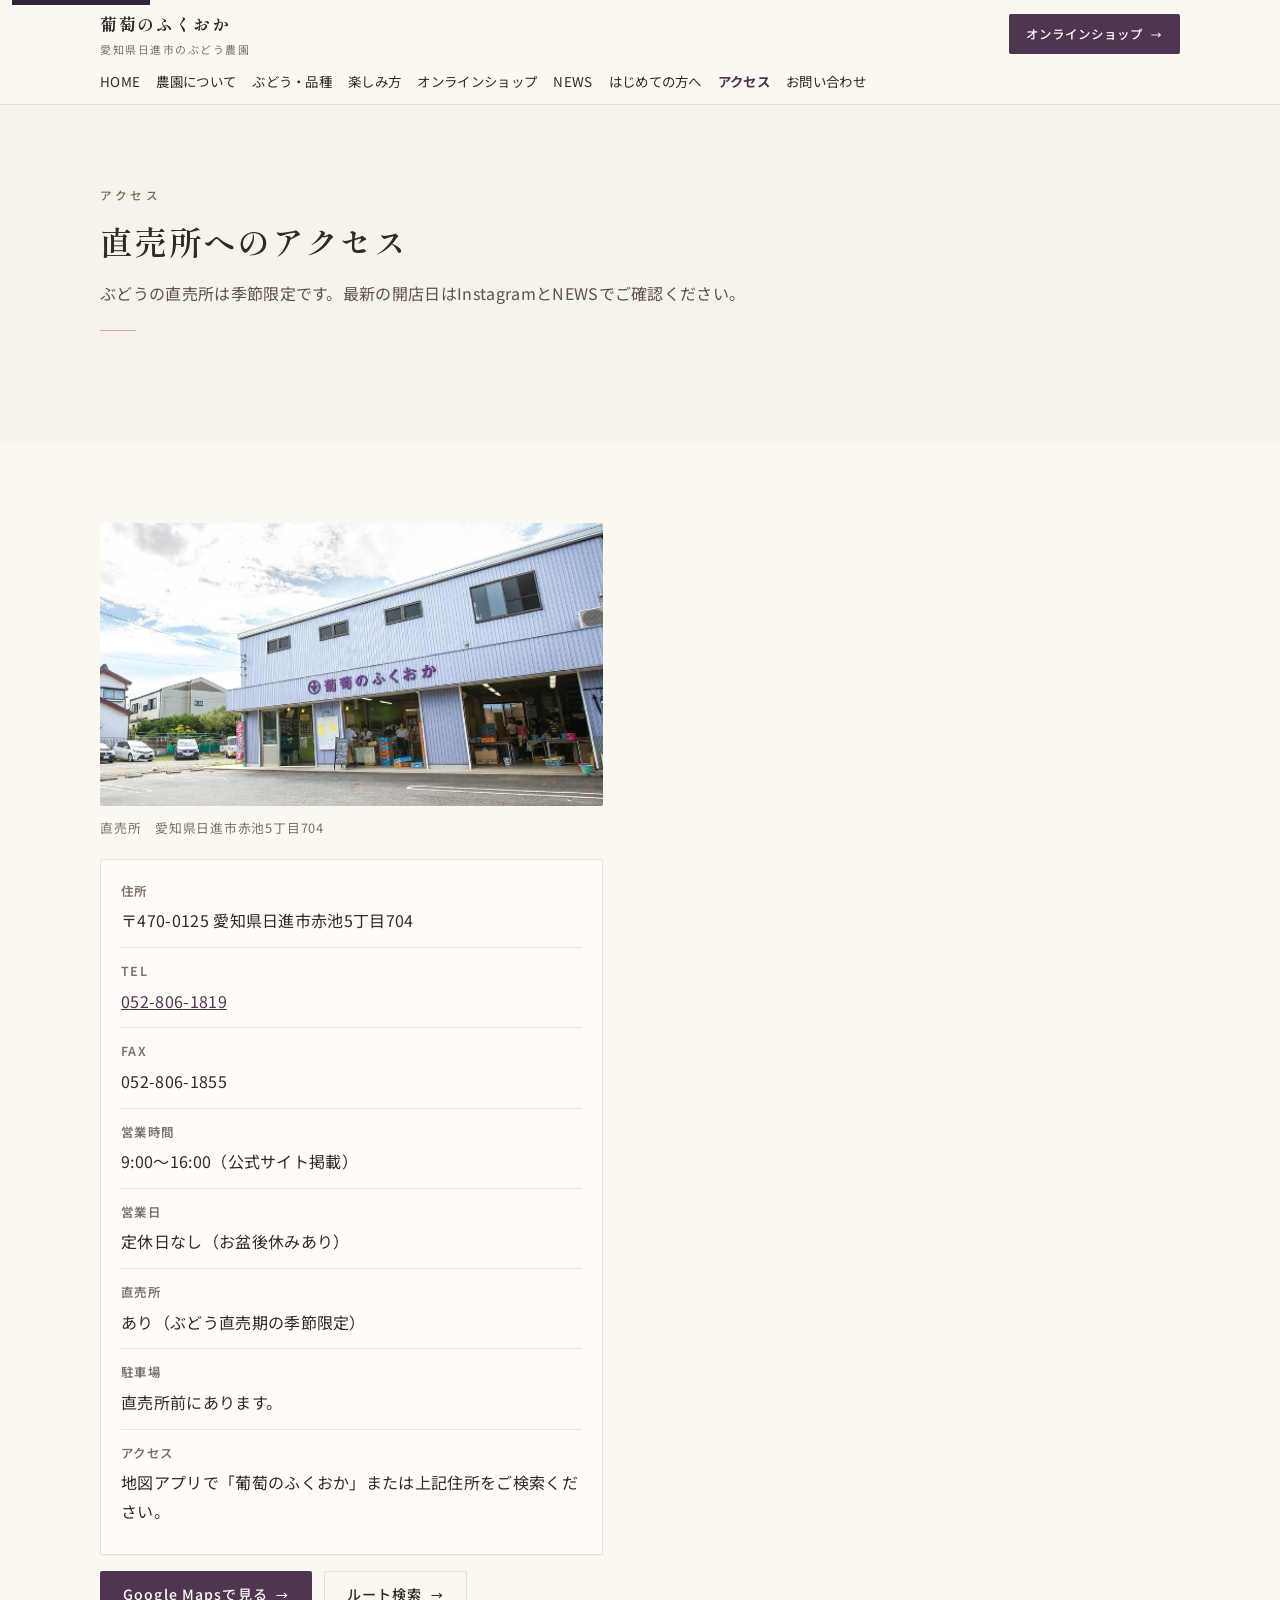
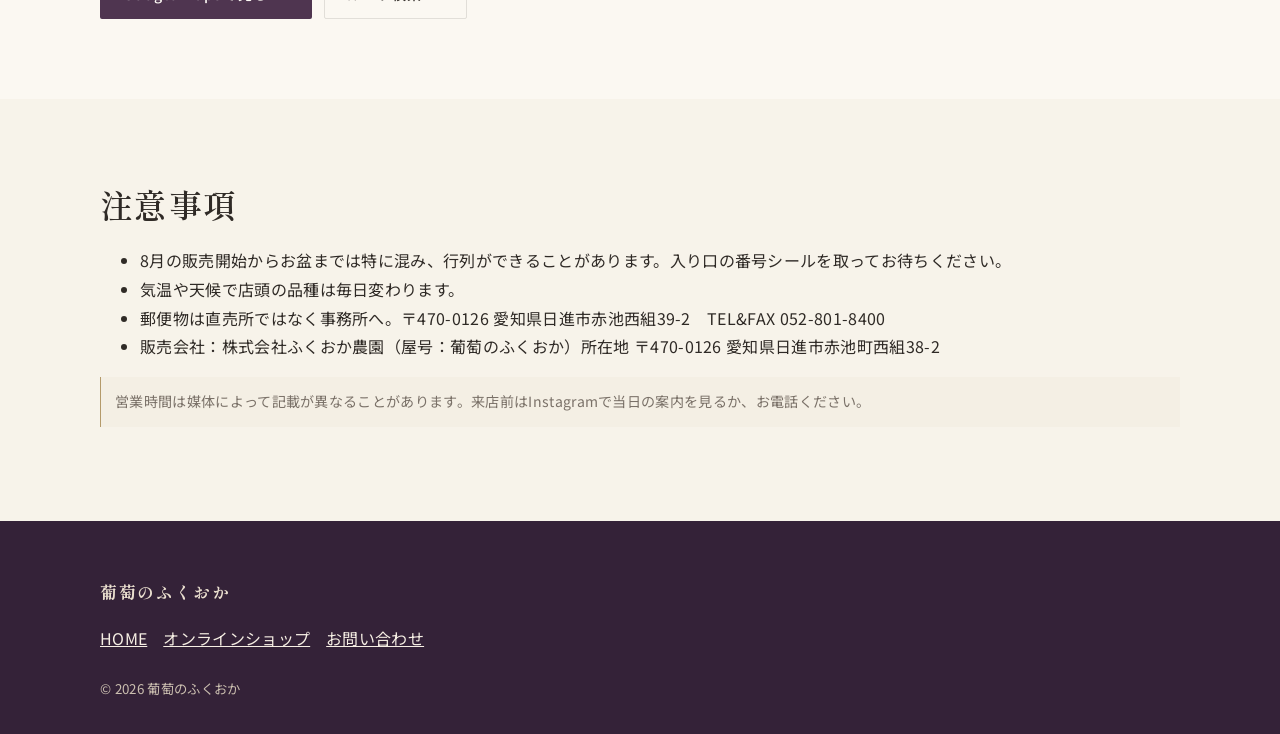
<file: access.html>
<!DOCTYPE html>
<html lang="ja">
<head>
  <meta charset="UTF-8" />
  <meta name="viewport" content="width=device-width, initial-scale=1" />
  <meta name="robots" content="noindex">
  <title>アクセス | 葡萄のふくおか</title>
  <meta name="description" content="葡萄のふくおか直売所へのアクセス。愛知県日進市赤池5丁目704。営業時間・定休日・Googleマップ。" />
  <link rel="icon" href="./images/favicon.svg" type="image/svg+xml" />
  <link rel="preconnect" href="https://fonts.googleapis.com" />
  <link rel="preconnect" href="https://fonts.gstatic.com" crossorigin />
  <link href="https://fonts.googleapis.com/css2?family=Noto+Sans+JP:wght@400;500;700&family=Shippori+Mincho:wght@500;600;700&display=swap" rel="stylesheet" />
  <link rel="stylesheet" href="./css/style.css?v=20260827k" />
</head>
<body>
  <a class="skip-link" href="#main">本文へスキップ</a>
  <header class="site-header">
    <div class="wrap site-header__inner">
      <a class="brand" href="./index.html"><span class="brand__name">葡萄のふくおか</span><span class="brand__sub">愛知県日進市のぶどう農園</span></a>
      <a class="btn btn--grape header-cta" href="https://budounofukuoka.stores.jp/" target="_blank" rel="noopener noreferrer">オンラインショップ</a>
      <button class="nav-toggle" id="navToggle" type="button" aria-expanded="false" aria-controls="siteNav" aria-label="メニューを開く"><span></span><span></span><span></span></button>
      <nav class="nav" id="siteNav" aria-label="メインメニュー">
        <ul class="nav__list">
          <li><a href="./index.html">HOME</a></li>
          <li><a href="./about.html">農園について</a></li>
          <li><a href="./grapes.html">ぶどう・品種</a></li>
          <li><a href="./enjoy.html">楽しみ方</a></li>
          <li><a href="./shop.html">オンラインショップ</a></li>
          <li><a href="./news.html">NEWS</a></li>
          <li><a href="./guide.html">はじめての方へ</a></li>
          <li><a href="./access.html" aria-current="page">アクセス</a></li>
          <li><a href="./contact.html">お問い合わせ</a></li>
        </ul>
      </nav>
    </div>
  </header>

  <main id="main">
    <section class="section">
      <div class="wrap">
        <header class="section-head">
          <p class="kicker">アクセス</p>
          <h1 class="heading">直売所へのアクセス</h1>
          <p class="lead">ぶどうの直売所は季節限定です。最新の開店日はInstagramとNEWSでご確認ください。</p>
        </header>
      </div>
    </section>

    <section class="section section--paper">
      <div class="wrap split split--top">
        <div>
          <figure class="photo photo--wide" style="margin-bottom:20px;">
            <img src="./images/shop_img1.jpg" alt="葡萄のふくおか直売所の外観" />
            <figcaption>直売所　愛知県日進市赤池5丁目704</figcaption>
          </figure>
          <dl class="visit-details card" style="padding:8px 20px 16px;">
            <div class="visit-details__row"><dt>住所</dt><dd>〒470-0125 愛知県日進市赤池5丁目704</dd></div>
            <div class="visit-details__row"><dt>TEL</dt><dd><a href="tel:0528061819">052-806-1819</a></dd></div>
            <div class="visit-details__row"><dt>FAX</dt><dd>052-806-1855</dd></div>
            <div class="visit-details__row"><dt>営業時間</dt><dd>9:00〜16:00（公式サイト掲載）</dd></div>
            <div class="visit-details__row"><dt>営業日</dt><dd>定休日なし（お盆後休みあり）</dd></div>
            <div class="visit-details__row"><dt>直売所</dt><dd>あり（ぶどう直売期の季節限定）</dd></div>
            <div class="visit-details__row"><dt>駐車場</dt><dd>直売所前にあります。</dd></div>
            <div class="visit-details__row"><dt>アクセス</dt><dd>地図アプリで「葡萄のふくおか」または上記住所をご検索ください。</dd></div>
          </dl>
          <div class="actions" style="margin-top:16px;">
            <a class="btn btn--grape" href="https://www.google.com/maps/search/?api=1&amp;query=%E6%84%9B%E7%9F%A5%E7%9C%8C%E6%97%A5%E9%80%B2%E5%B8%82%E8%B5%A4%E6%B1%A05%E4%B8%81%E7%9B%AE704+%E8%91%A1%E8%90%84%E3%81%AE%E3%81%B5%E3%81%8F%E3%81%8A%E3%81%8B" target="_blank" rel="noopener noreferrer">Google Mapsで見る</a>
            <a class="btn btn--paper" href="https://www.google.com/maps/dir/?api=1&amp;destination=%E6%84%9B%E7%9F%A5%E7%9C%8C%E6%97%A5%E9%80%B2%E5%B8%82%E8%B5%A4%E6%B1%A05%E4%B8%81%E7%9B%AE704" target="_blank" rel="noopener noreferrer">ルート検索</a>
          </div>
        </div>
        <div>
          <iframe class="map-frame" title="葡萄のふくおか直売所の地図" src="https://maps.google.com/maps?q=%E6%84%9B%E7%9F%A5%E7%9C%8C%E6%97%A5%E9%80%B2%E5%B8%82%E8%B5%A4%E6%B1%A05%E4%B8%81%E7%9B%AE704&amp;hl=ja&amp;z=16&amp;output=embed" loading="lazy" referrerpolicy="no-referrer-when-downgrade"></iframe>
        </div>
      </div>
    </section>

    <section class="section">
      <div class="wrap wrap--narrow">
        <h2 class="heading">注意事項</h2>
        <ul>
          <li>8月の販売開始からお盆までは特に混み、行列ができることがあります。入り口の番号シールを取ってお待ちください。</li>
          <li>気温や天候で店頭の品種は毎日変わります。</li>
          <li>郵便物は直売所ではなく事務所へ。〒470-0126 愛知県日進市赤池西組39-2　TEL&amp;FAX 052-801-8400</li>
          <li>販売会社：株式会社ふくおか農園（屋号：葡萄のふくおか）所在地 〒470-0126 愛知県日進市赤池町西組38-2</li>
        </ul>
        <p class="note">営業時間は媒体によって記載が異なることがあります。来店前はInstagramで当日の案内を見るか、お電話ください。</p>
      </div>
    </section>
  </main>

  <footer class="site-footer">
    <div class="wrap">
      <p class="brand__name">葡萄のふくおか</p>
      <nav aria-label="フッター"><a href="./index.html">HOME</a><a href="./shop.html">オンラインショップ</a><a href="./contact.html">お問い合わせ</a></nav>
      <small>&copy; <span data-year></span> 葡萄のふくおか</small>
    </div>
  </footer>
  <div class="sticky-cta" aria-label="クイック導線">
    <a href="./guide.html">はじめて</a>
    <a href="https://www.instagram.com/budounofukuoka/" target="_blank" rel="noopener noreferrer">Instagram</a>
    <a class="is-buy" href="https://budounofukuoka.stores.jp/" target="_blank" rel="noopener noreferrer">購入する</a>
  </div>
  <script src="./js/script.js?v=20260827c"></script>
</body>
</html>
</file>
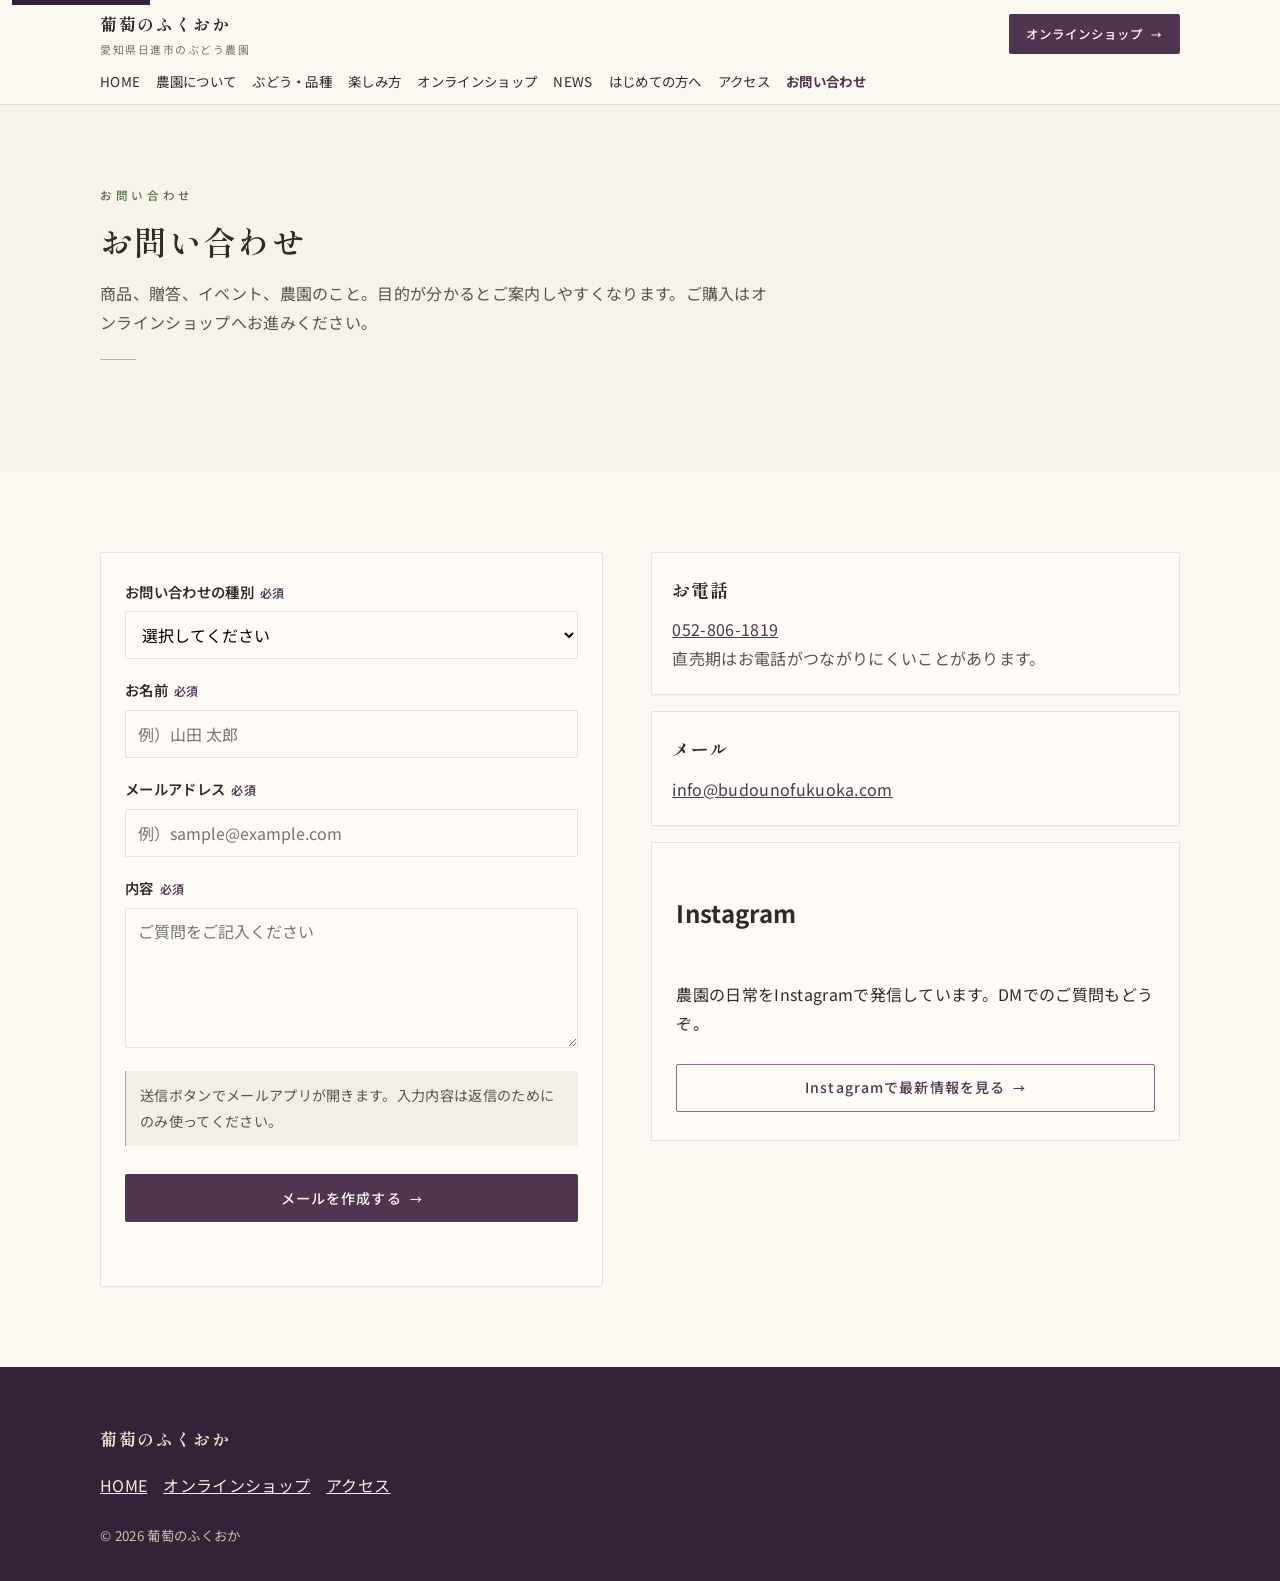
<file: contact.html>
<!DOCTYPE html>
<html lang="ja">
<head>
  <meta charset="UTF-8" />
  <meta name="viewport" content="width=device-width, initial-scale=1" />
  <meta name="robots" content="noindex">
  <title>お問い合わせ | 葡萄のふくおか</title>
  <meta name="description" content="葡萄のふくおかへのお問い合わせ。商品・贈答品・イベント・農園について。メール、電話、Instagramからもどうぞ。" />
  <link rel="icon" href="./images/favicon.svg" type="image/svg+xml" />
  <link rel="preconnect" href="https://fonts.googleapis.com" />
  <link rel="preconnect" href="https://fonts.gstatic.com" crossorigin />
  <link href="https://fonts.googleapis.com/css2?family=Noto+Sans+JP:wght@400;500;700&family=Shippori+Mincho:wght@500;600;700&display=swap" rel="stylesheet" />
  <link rel="stylesheet" href="./css/style.css?v=20260827k" />
</head>
<body>
  <a class="skip-link" href="#main">本文へスキップ</a>
  <header class="site-header">
    <div class="wrap site-header__inner">
      <a class="brand" href="./index.html"><span class="brand__name">葡萄のふくおか</span><span class="brand__sub">愛知県日進市のぶどう農園</span></a>
      <a class="btn btn--grape header-cta" href="https://budounofukuoka.stores.jp/" target="_blank" rel="noopener noreferrer">オンラインショップ</a>
      <button class="nav-toggle" id="navToggle" type="button" aria-expanded="false" aria-controls="siteNav" aria-label="メニューを開く"><span></span><span></span><span></span></button>
      <nav class="nav" id="siteNav" aria-label="メインメニュー">
        <ul class="nav__list">
          <li><a href="./index.html">HOME</a></li>
          <li><a href="./about.html">農園について</a></li>
          <li><a href="./grapes.html">ぶどう・品種</a></li>
          <li><a href="./enjoy.html">楽しみ方</a></li>
          <li><a href="./shop.html">オンラインショップ</a></li>
          <li><a href="./news.html">NEWS</a></li>
          <li><a href="./guide.html">はじめての方へ</a></li>
          <li><a href="./access.html">アクセス</a></li>
          <li><a href="./contact.html" aria-current="page">お問い合わせ</a></li>
        </ul>
      </nav>
    </div>
  </header>

  <main id="main">
    <section class="section">
      <div class="wrap">
        <header class="section-head">
          <p class="kicker">お問い合わせ</p>
          <h1 class="heading">お問い合わせ</h1>
          <p class="lead">商品、贈答、イベント、農園のこと。目的が分かるとご案内しやすくなります。ご購入はオンラインショップへお進みください。</p>
        </header>
      </div>
    </section>

    <section class="section section--paper">
      <div class="wrap split split--top">
        <form class="form card" id="contactForm" style="padding:24px;" novalidate>
          <div>
            <label for="c-type">お問い合わせの種別<span class="req">必須</span></label>
            <select id="c-type" name="type" required>
              <option value="">選択してください</option>
              <option>商品について</option>
              <option>贈答品について</option>
              <option>イベントについて</option>
              <option>農園について</option>
              <option>その他</option>
            </select>
          </div>
          <div>
            <label for="c-name">お名前<span class="req">必須</span></label>
            <input id="c-name" name="name" type="text" required placeholder="例）山田 太郎" />
          </div>
          <div>
            <label for="c-email">メールアドレス<span class="req">必須</span></label>
            <input id="c-email" name="email" type="email" required placeholder="例）sample@example.com" />
          </div>
          <div>
            <label for="c-message">内容<span class="req">必須</span></label>
            <textarea id="c-message" name="message" required placeholder="ご質問をご記入ください"></textarea>
          </div>
          <p class="note">送信ボタンでメールアプリが開きます。入力内容は返信のためにのみ使ってください。</p>
          <button class="btn btn--grape btn--block" type="submit">メールを作成する</button>
          <p class="form-status" id="contactStatus" role="status"></p>
        </form>
        <div>
          <article class="card" style="margin-bottom:16px;">
            <div class="card__body">
              <h2>お電話</h2>
              <p><a href="tel:0528061819">052-806-1819</a><br>直売期はお電話がつながりにくいことがあります。</p>
            </div>
          </article>
          <article class="card" style="margin-bottom:16px;">
            <div class="card__body">
              <h2>メール</h2>
              <p><a href="mailto:info@budounofukuoka.com">info@budounofukuoka.com</a></p>
            </div>
          </article>
          <article class="ig-card">
            <h2>Instagram</h2>
            <p>農園の日常をInstagramで発信しています。DMでのご質問もどうぞ。</p>
            <a class="btn btn--sns" href="https://www.instagram.com/budounofukuoka/" target="_blank" rel="noopener noreferrer">Instagramで最新情報を見る</a>
          </article>
        </div>
      </div>
    </section>
  </main>

  <footer class="site-footer">
    <div class="wrap">
      <p class="brand__name">葡萄のふくおか</p>
      <nav aria-label="フッター"><a href="./index.html">HOME</a><a href="./shop.html">オンラインショップ</a><a href="./access.html">アクセス</a></nav>
      <small>&copy; <span data-year></span> 葡萄のふくおか</small>
    </div>
  </footer>
  <div class="sticky-cta" aria-label="クイック導線">
    <a href="./guide.html">はじめて</a>
    <a href="https://www.instagram.com/budounofukuoka/" target="_blank" rel="noopener noreferrer">Instagram</a>
    <a class="is-buy" href="https://budounofukuoka.stores.jp/" target="_blank" rel="noopener noreferrer">購入する</a>
  </div>
  <script src="./js/script.js?v=20260827c"></script>
</body>
</html>
</file>
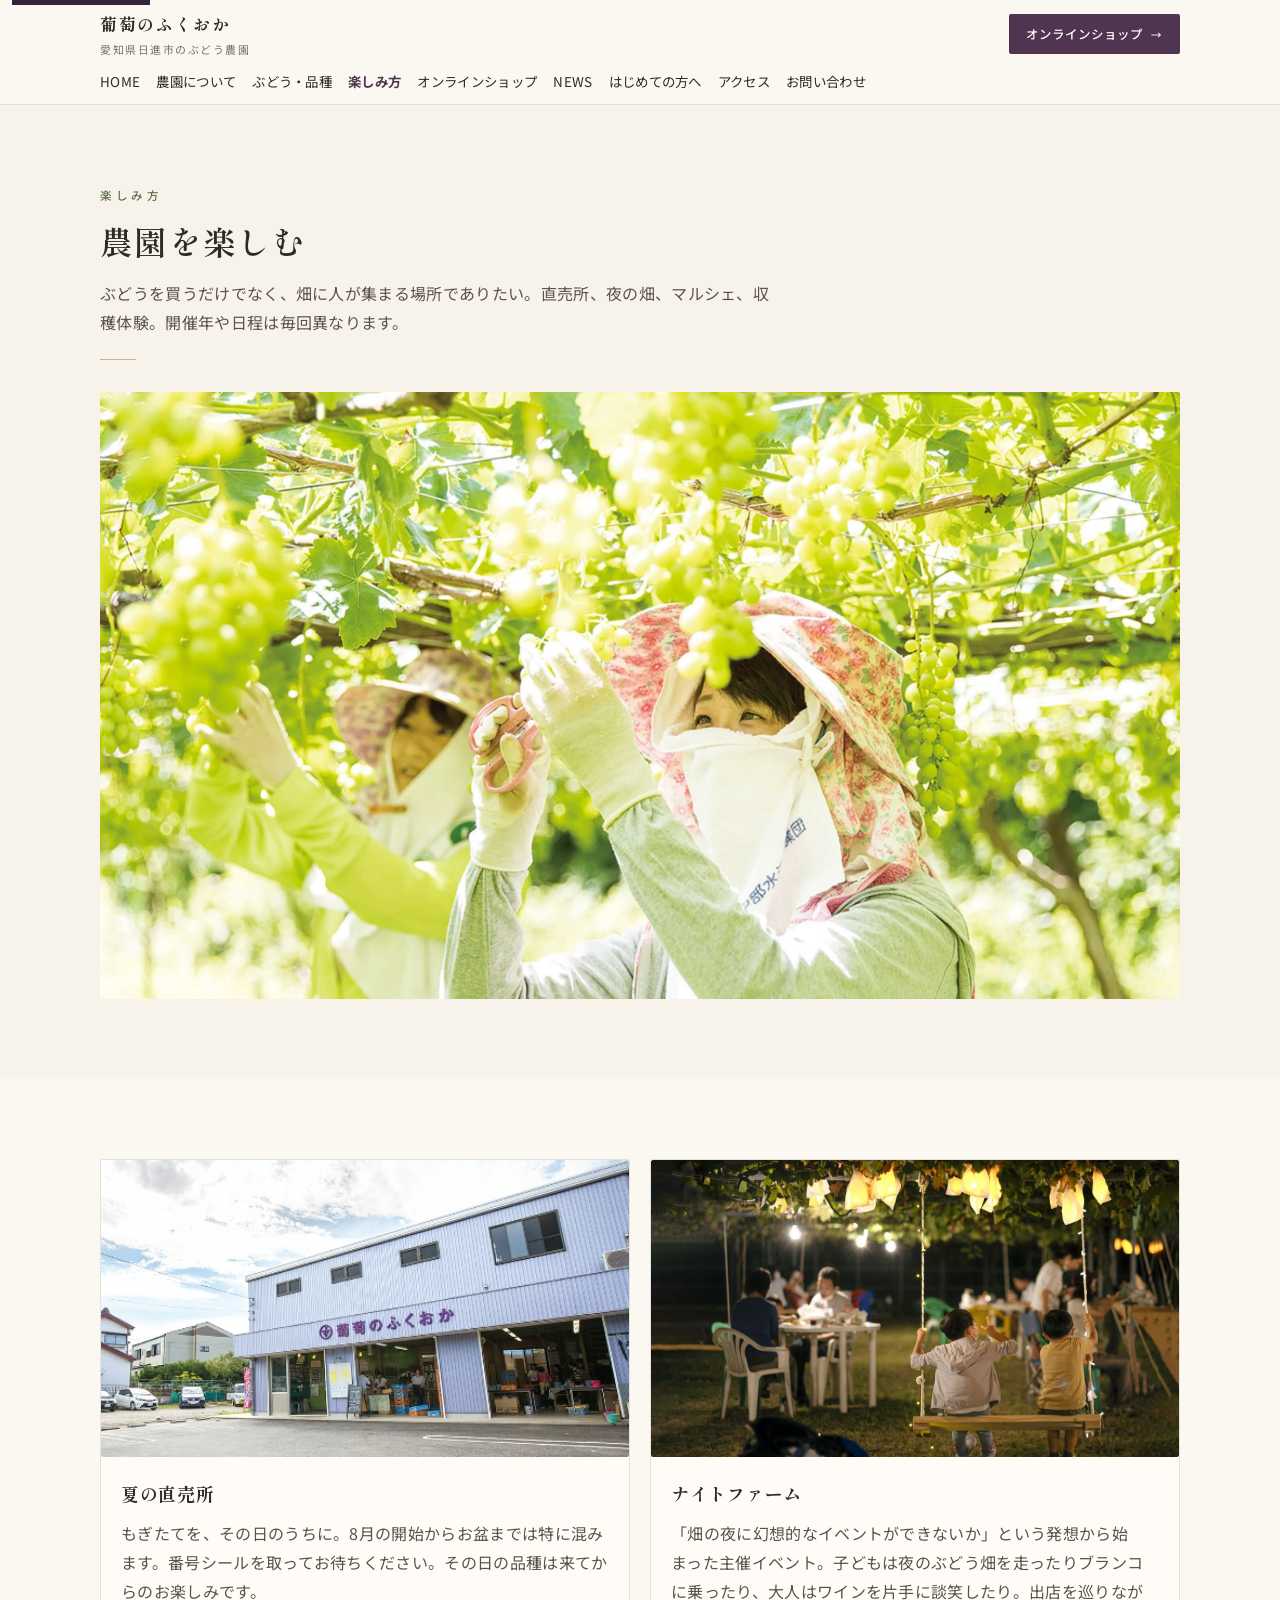
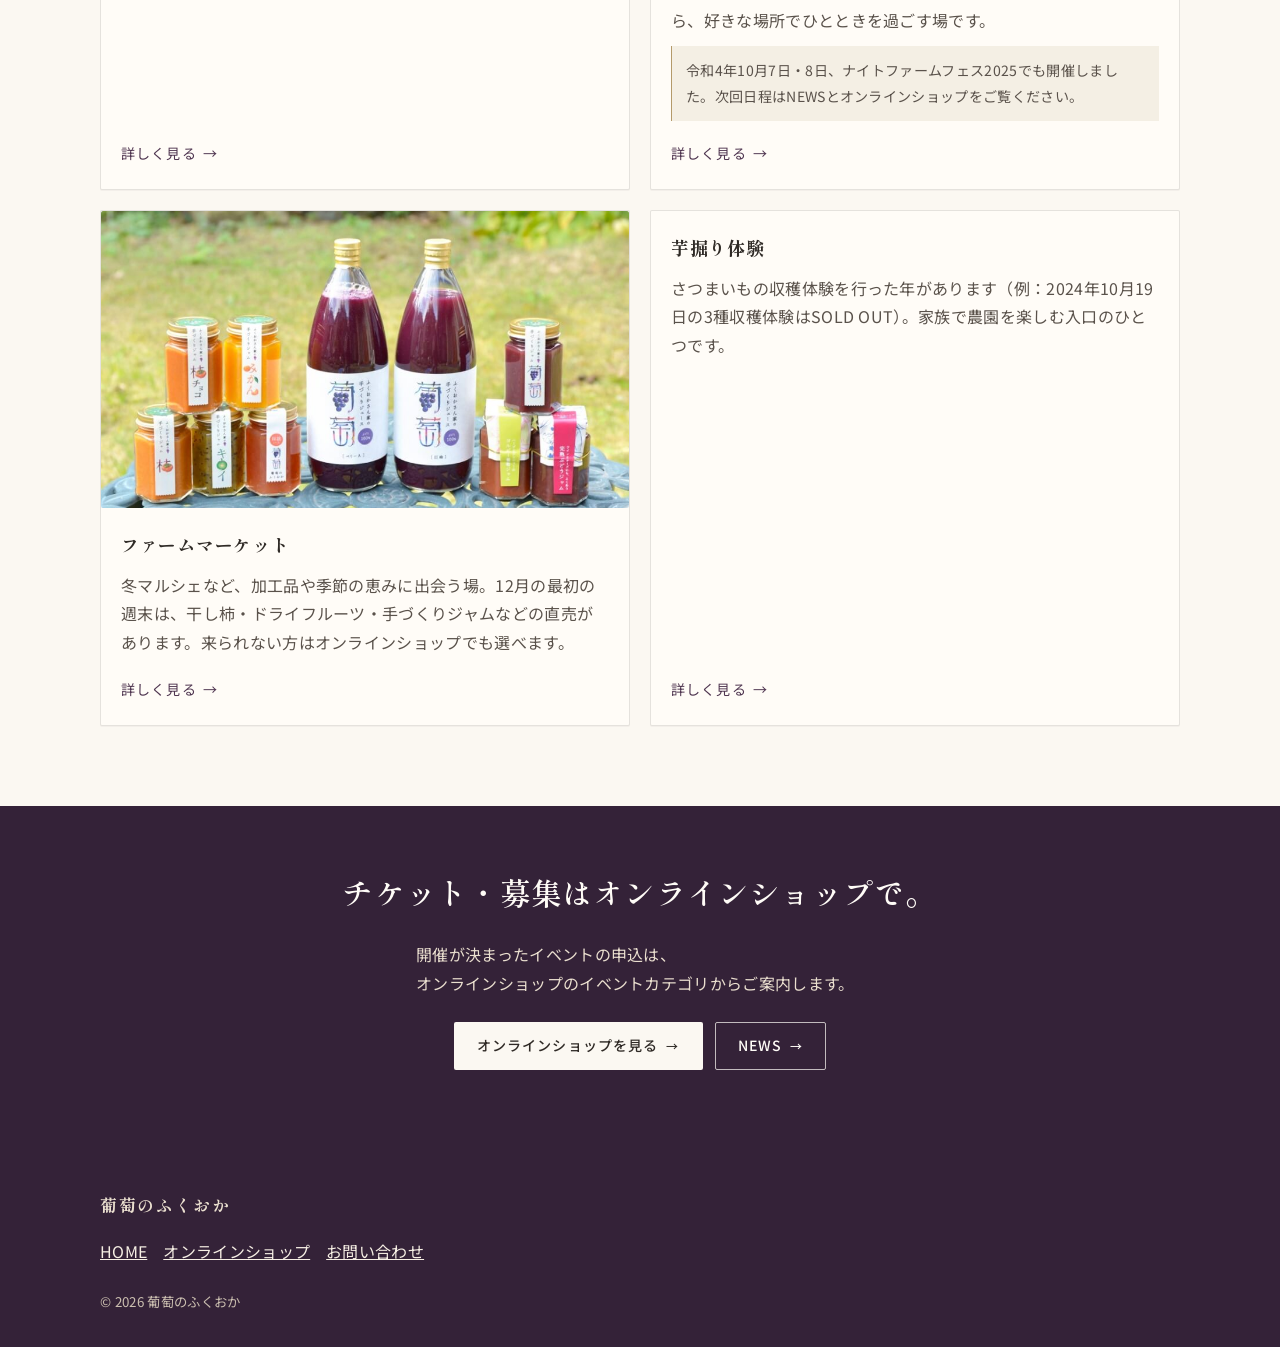
<file: enjoy.html>
<!DOCTYPE html>
<html lang="ja">
<head>
  <meta charset="UTF-8" />
  <meta name="viewport" content="width=device-width, initial-scale=1" />
  <meta name="robots" content="noindex">
  <title>農園を楽しむ | 葡萄のふくおか</title>
  <meta name="description" content="葡萄のふくおかのナイトファーム、ファームマーケット、芋掘り体験など、農園イベントの案内。最新の開催はNEWSとオンラインショップで。" />
  <link rel="icon" href="./images/favicon.svg" type="image/svg+xml" />
  <link rel="preconnect" href="https://fonts.googleapis.com" />
  <link rel="preconnect" href="https://fonts.gstatic.com" crossorigin />
  <link href="https://fonts.googleapis.com/css2?family=Noto+Sans+JP:wght@400;500;700&family=Shippori+Mincho:wght@500;600;700&display=swap" rel="stylesheet" />
  <link rel="stylesheet" href="./css/style.css?v=20260827k" />
</head>
<body>
  <a class="skip-link" href="#main">本文へスキップ</a>
  <header class="site-header">
    <div class="wrap site-header__inner">
      <a class="brand" href="./index.html"><span class="brand__name">葡萄のふくおか</span><span class="brand__sub">愛知県日進市のぶどう農園</span></a>
      <a class="btn btn--grape header-cta" href="https://budounofukuoka.stores.jp/" target="_blank" rel="noopener noreferrer">オンラインショップ</a>
      <button class="nav-toggle" id="navToggle" type="button" aria-expanded="false" aria-controls="siteNav" aria-label="メニューを開く"><span></span><span></span><span></span></button>
      <nav class="nav" id="siteNav" aria-label="メインメニュー">
        <ul class="nav__list">
          <li><a href="./index.html">HOME</a></li>
          <li><a href="./about.html">農園について</a></li>
          <li><a href="./grapes.html">ぶどう・品種</a></li>
          <li><a href="./enjoy.html" aria-current="page">楽しみ方</a></li>
          <li><a href="./shop.html">オンラインショップ</a></li>
          <li><a href="./news.html">NEWS</a></li>
          <li><a href="./guide.html">はじめての方へ</a></li>
          <li><a href="./access.html">アクセス</a></li>
          <li><a href="./contact.html">お問い合わせ</a></li>
        </ul>
      </nav>
    </div>
  </header>

  <main id="main">
    <section class="section">
      <div class="wrap">
        <header class="section-head">
          <p class="kicker">楽しみ方</p>
          <h1 class="heading">農園を楽しむ</h1>
          <p class="lead">ぶどうを買うだけでなく、畑に人が集まる場所でありたい。直売所、夜の畑、マルシェ、収穫体験。開催年や日程は毎回異なります。</p>
        </header>
        <figure class="photo photo--wide">
          <img src="./images/main0.jpg" alt="ぶどう棚の下で過ごす農園のひととき" />
        </figure>
      </div>
    </section>

    <section class="section section--paper">
      <div class="wrap event-grid">
        <article class="card" id="direct">
          <figure class="photo photo--wide"><img src="./images/shop_img1.jpg" alt="葡萄のふくおか直売所の外観" /></figure>
          <div class="card__body">
            <h2>夏の直売所</h2>
            <p>もぎたてを、その日のうちに。8月の開始からお盆までは特に混みます。番号シールを取ってお待ちください。その日の品種は来てからのお楽しみです。</p>
            <a class="text-link" href="./access.html">詳しく見る</a>
          </div>
        </article>
        <article class="card" id="night">
          <figure class="photo photo--wide"><img src="./images/main4.jpg" alt="袋かけの灯りが並ぶナイトファーム" /></figure>
          <div class="card__body">
            <h2>ナイトファーム</h2>
            <p>「畑の夜に幻想的なイベントができないか」という発想から始まった主催イベント。子どもは夜のぶどう畑を走ったりブランコに乗ったり、大人はワインを片手に談笑したり。出店を巡りながら、好きな場所でひとときを過ごす場です。</p>
            <p class="note">令和4年10月7日・8日、ナイトファームフェス2025でも開催しました。次回日程はNEWSとオンラインショップをご覧ください。</p>
            <a class="text-link" href="./news.html">詳しく見る</a>
          </div>
        </article>
        <article class="card" id="market">
          <figure class="photo photo--wide"><img src="./images/shop_check3.jpg" alt="直売所に並ぶジュース、ジャム、旬のぶどう" /></figure>
          <div class="card__body">
            <h2>ファームマーケット</h2>
            <p>冬マルシェなど、加工品や季節の恵みに出会う場。12月の最初の週末は、干し柿・ドライフルーツ・手づくりジャムなどの直売があります。来られない方はオンラインショップでも選べます。</p>
            <a class="text-link" href="https://budounofukuoka.stores.jp/?category_id=618c9b4bc15c5a65800ceda7" target="_blank" rel="noopener noreferrer">詳しく見る</a>
          </div>
        </article>
        <article class="card" id="imo">
          <div class="card__body">
            <h2>芋掘り体験</h2>
            <p>さつまいもの収穫体験を行った年があります（例：2024年10月19日の3種収穫体験はSOLD OUT）。家族で農園を楽しむ入口のひとつです。</p>
            <a class="text-link" href="https://budounofukuoka.stores.jp/?category_id=618c9b54a92a7853da423ea2" target="_blank" rel="noopener noreferrer">詳しく見る</a>
          </div>
        </article>
      </div>
    </section>

    <section class="section section--grape">
      <div class="wrap cta-band">
        <h2 class="heading">チケット・募集はオンラインショップで。</h2>
        <p class="lead">開催が決まったイベントの申込は、オンラインショップのイベントカテゴリからご案内します。</p>
        <div class="actions">
          <a class="btn btn--paper" href="https://budounofukuoka.stores.jp/" target="_blank" rel="noopener noreferrer">オンラインショップを見る</a>
          <a class="btn btn--ghost" href="./news.html">NEWS</a>
        </div>
      </div>
    </section>
  </main>

  <footer class="site-footer">
    <div class="wrap">
      <p class="brand__name">葡萄のふくおか</p>
      <nav aria-label="フッター"><a href="./index.html">HOME</a><a href="./shop.html">オンラインショップ</a><a href="./contact.html">お問い合わせ</a></nav>
      <small>&copy; <span data-year></span> 葡萄のふくおか</small>
    </div>
  </footer>
  <div class="sticky-cta" aria-label="クイック導線">
    <a href="./guide.html">はじめて</a>
    <a href="https://www.instagram.com/budounofukuoka/" target="_blank" rel="noopener noreferrer">Instagram</a>
    <a class="is-buy" href="https://budounofukuoka.stores.jp/" target="_blank" rel="noopener noreferrer">購入する</a>
  </div>
  <script src="./js/script.js?v=20260827c"></script>
</body>
</html>
</file>
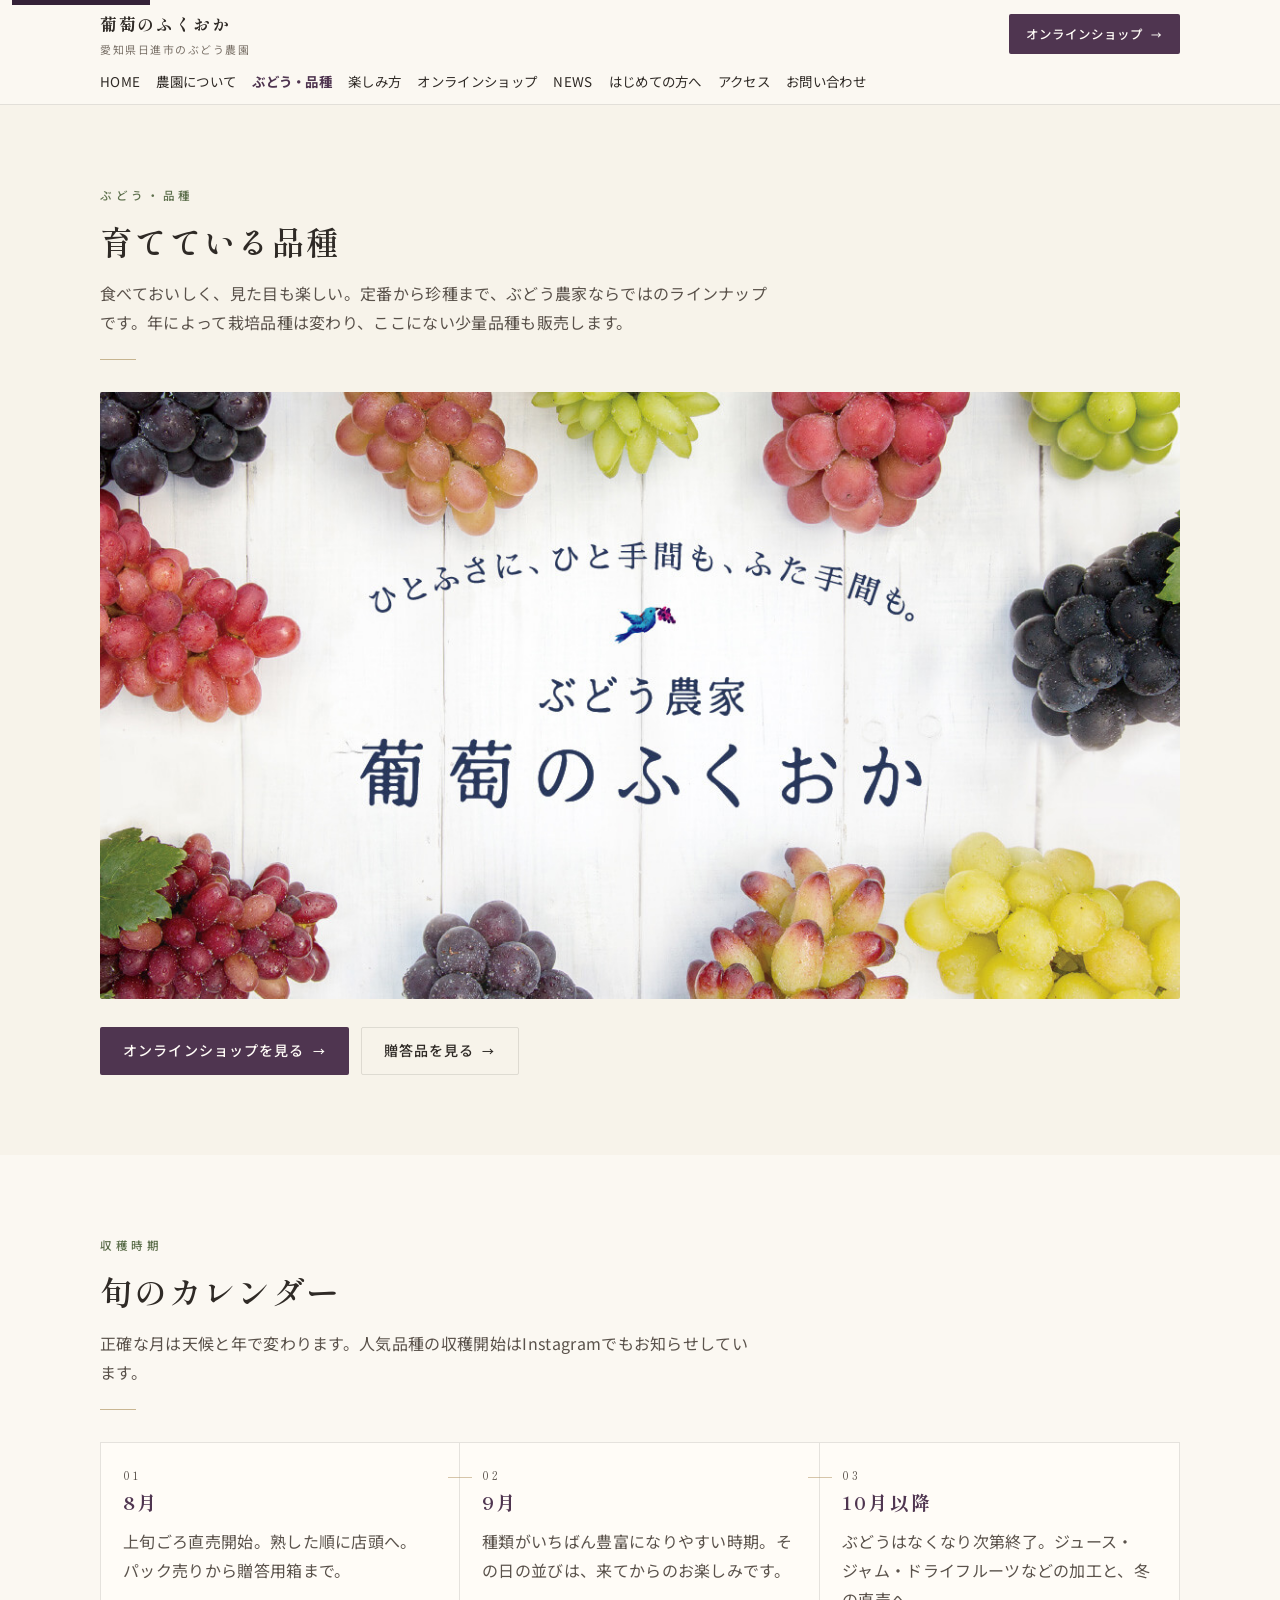
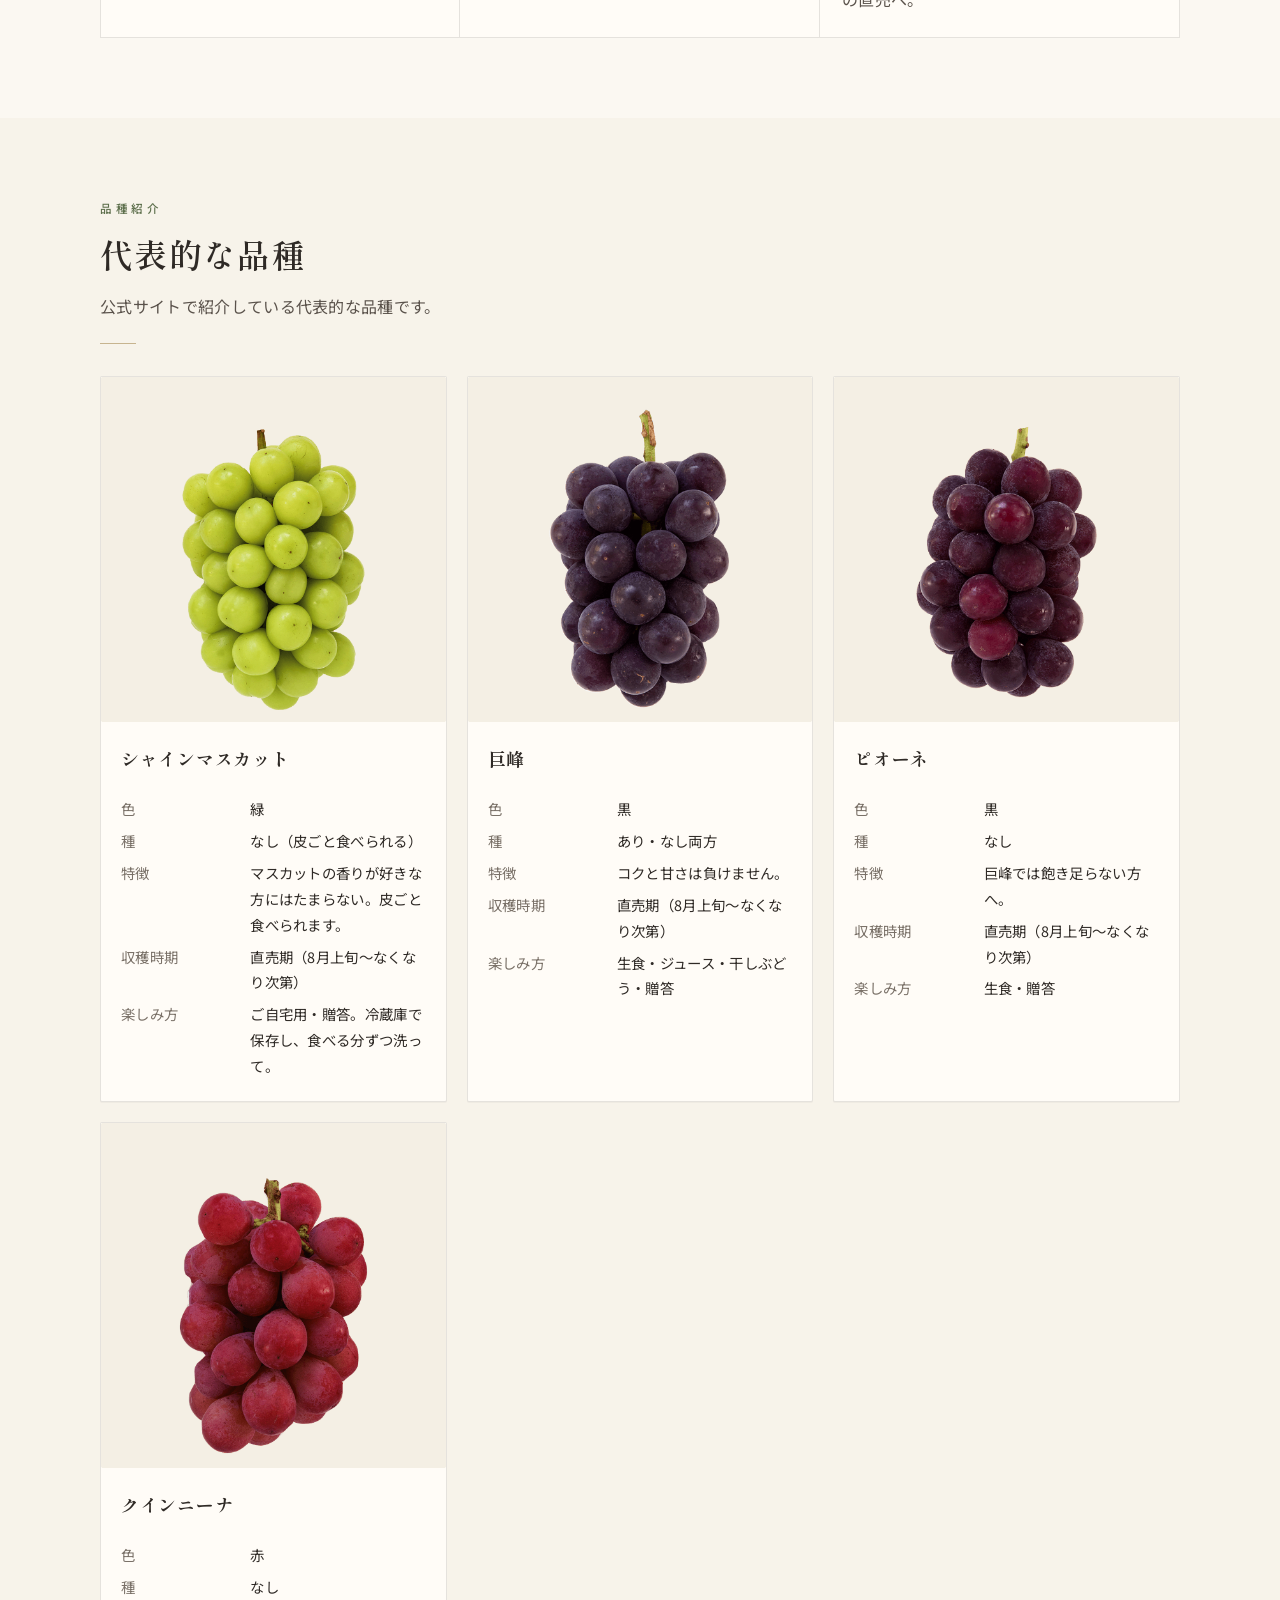
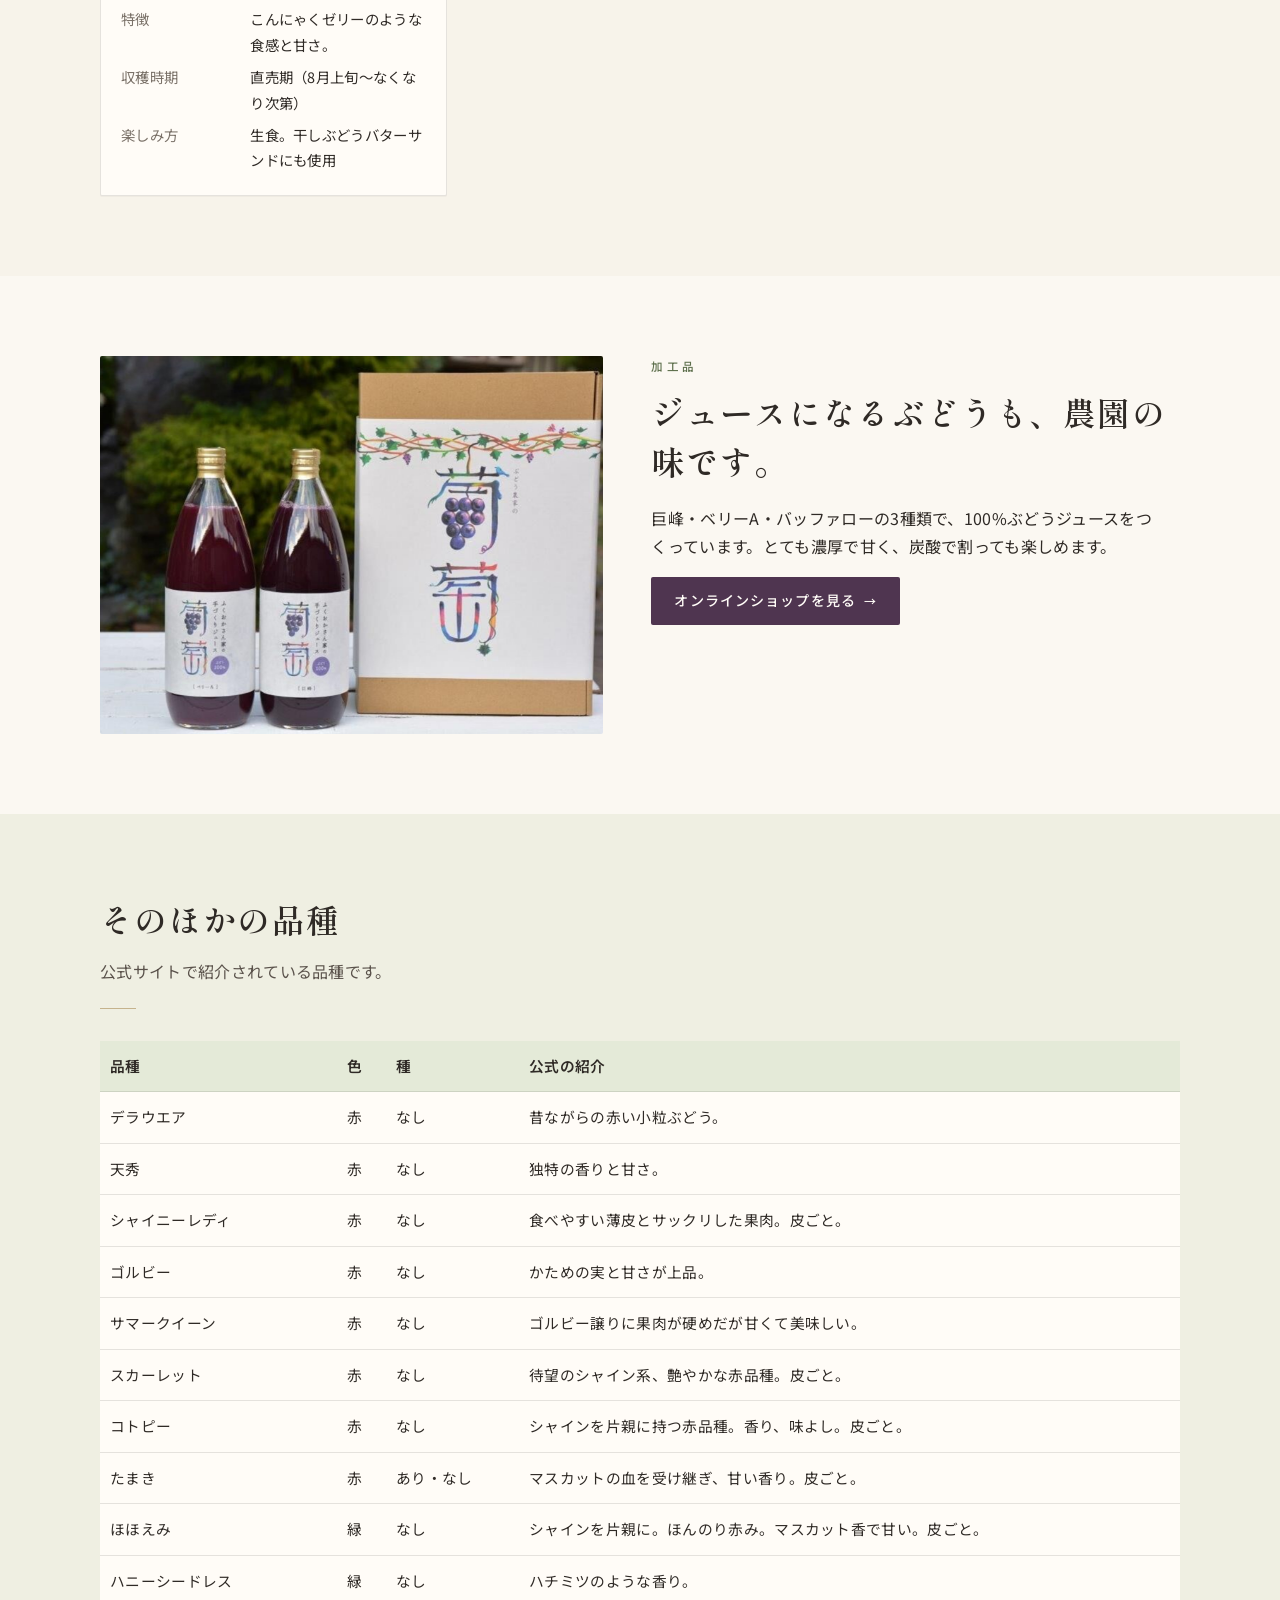
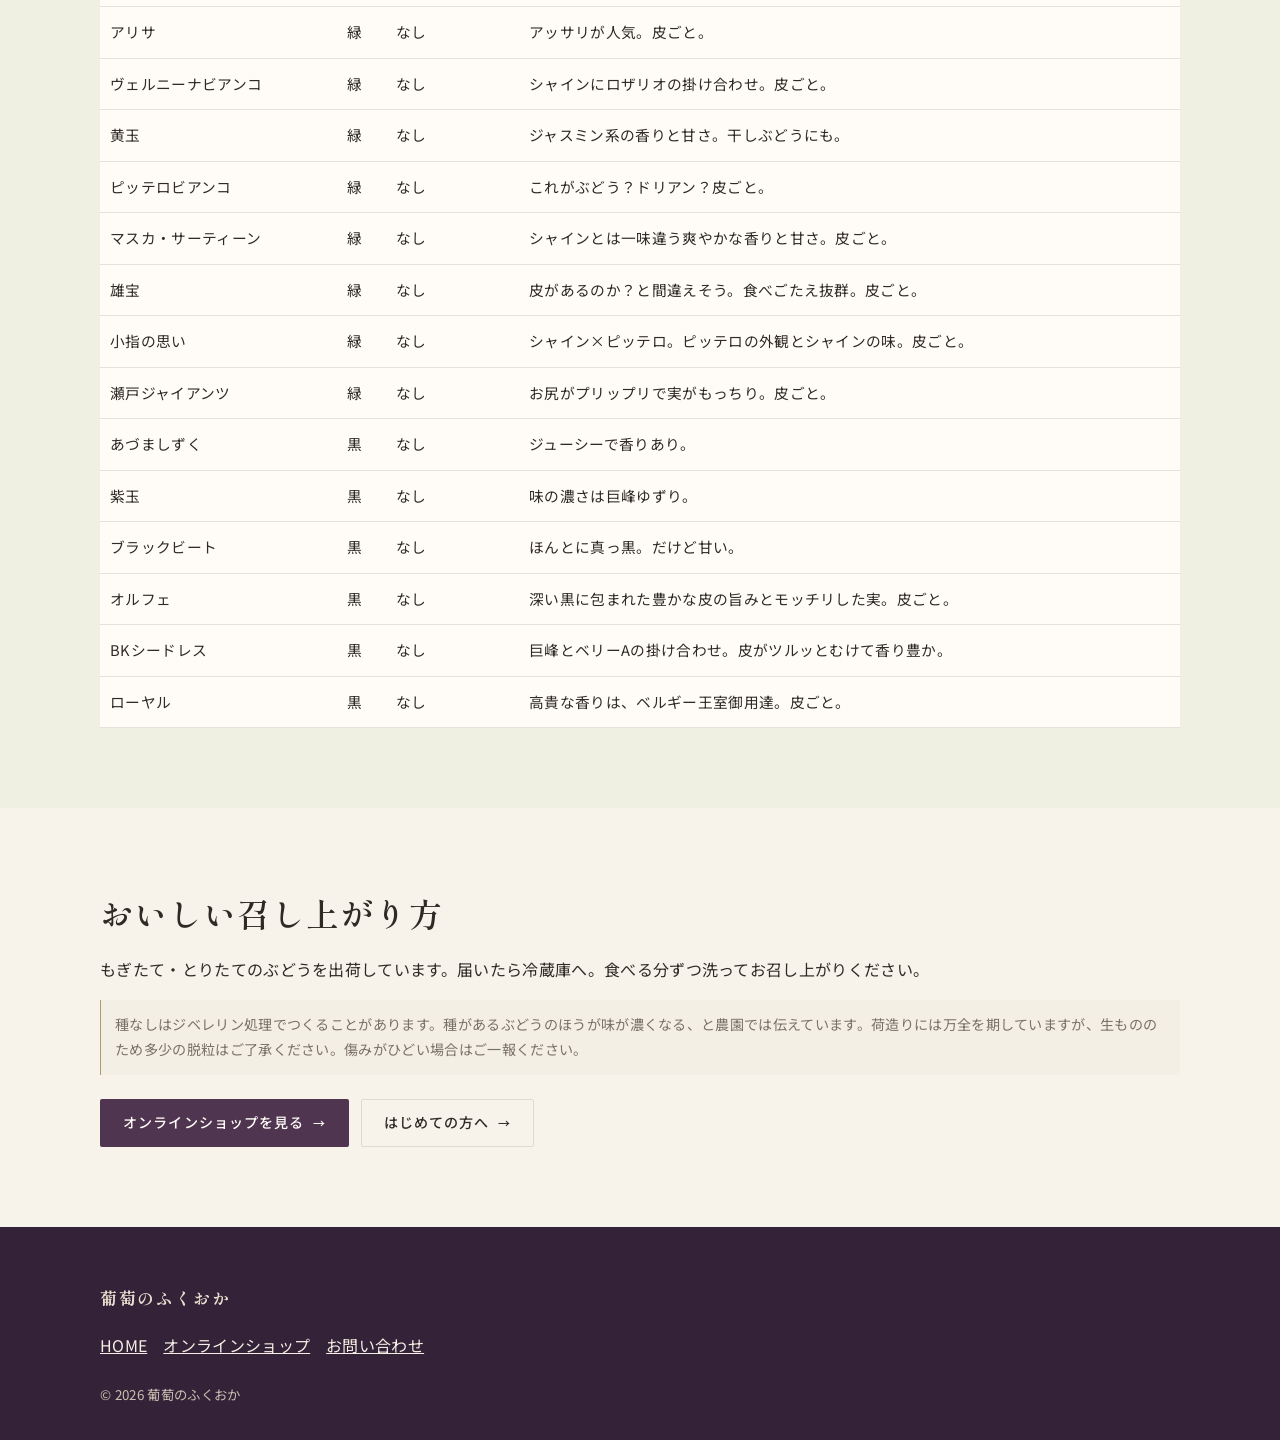
<file: grapes.html>
<!DOCTYPE html>
<html lang="ja">
<head>
  <meta charset="UTF-8" />
  <meta name="viewport" content="width=device-width, initial-scale=1" />
  <meta name="robots" content="noindex">
  <title>ぶどう・品種 | 葡萄のふくおか</title>
  <meta name="description" content="シャインマスカット、巨峰、ピオーネ、クインニーナなど、葡萄のふくおかが育てるぶどうの品種と収穫時期の目安。贈答用や通販はオンラインショップへ。" />
  <link rel="icon" href="./images/favicon.svg" type="image/svg+xml" />
  <link rel="preconnect" href="https://fonts.googleapis.com" />
  <link rel="preconnect" href="https://fonts.gstatic.com" crossorigin />
  <link href="https://fonts.googleapis.com/css2?family=Noto+Sans+JP:wght@400;500;700&family=Shippori+Mincho:wght@500;600;700&display=swap" rel="stylesheet" />
  <link rel="stylesheet" href="./css/style.css?v=20260827k" />
</head>
<body>
  <a class="skip-link" href="#main">本文へスキップ</a>
  <header class="site-header">
    <div class="wrap site-header__inner">
      <a class="brand" href="./index.html"><span class="brand__name">葡萄のふくおか</span><span class="brand__sub">愛知県日進市のぶどう農園</span></a>
      <a class="btn btn--grape header-cta" href="https://budounofukuoka.stores.jp/" target="_blank" rel="noopener noreferrer">オンラインショップ</a>
      <button class="nav-toggle" id="navToggle" type="button" aria-expanded="false" aria-controls="siteNav" aria-label="メニューを開く"><span></span><span></span><span></span></button>
      <nav class="nav" id="siteNav" aria-label="メインメニュー">
        <ul class="nav__list">
          <li><a href="./index.html">HOME</a></li>
          <li><a href="./about.html">農園について</a></li>
          <li><a href="./grapes.html" aria-current="page">ぶどう・品種</a></li>
          <li><a href="./enjoy.html">楽しみ方</a></li>
          <li><a href="./shop.html">オンラインショップ</a></li>
          <li><a href="./news.html">NEWS</a></li>
          <li><a href="./guide.html">はじめての方へ</a></li>
          <li><a href="./access.html">アクセス</a></li>
          <li><a href="./contact.html">お問い合わせ</a></li>
        </ul>
      </nav>
    </div>
  </header>

  <main id="main">
    <section class="section">
      <div class="wrap">
        <header class="section-head">
          <p class="kicker">ぶどう・品種</p>
          <h1 class="heading">育てている品種</h1>
          <p class="lead">食べておいしく、見た目も楽しい。定番から珍種まで、ぶどう農家ならではのラインナップです。年によって栽培品種は変わり、ここにない少量品種も販売します。</p>
        </header>
        <figure class="photo photo--wide">
          <img src="./images/ogp.jpg" alt="黒・赤・緑のぶどうが並ぶ葡萄のふくおか" />
        </figure>
        <div class="actions" style="margin-top:28px;">
          <a class="btn btn--grape" href="https://budounofukuoka.stores.jp/?category_id=62df8ca400460779efccbf48" target="_blank" rel="noopener noreferrer">オンラインショップを見る</a>
          <a class="btn btn--paper" href="https://budounofukuoka.stores.jp/?category_id=619dc13288eabe0c0e9b2153" target="_blank" rel="noopener noreferrer">贈答品を見る</a>
        </div>
      </div>
    </section>

    <section class="section section--paper" id="calendar">
      <div class="wrap">
        <header class="section-head">
          <p class="kicker">収穫時期</p>
          <h2 class="heading">旬のカレンダー</h2>
          <p class="lead">正確な月は天候と年で変わります。人気品種の収穫開始はInstagramでもお知らせしています。</p>
        </header>
        <div class="calendar">
          <article class="calendar__month">
            <p class="calendar__step">01</p>
            <h3>8月</h3>
            <p>上旬ごろ直売開始。熟した順に店頭へ。パック売りから贈答用箱まで。</p>
          </article>
          <article class="calendar__month">
            <p class="calendar__step">02</p>
            <h3>9月</h3>
            <p>種類がいちばん豊富になりやすい時期。その日の並びは、来てからのお楽しみです。</p>
          </article>
          <article class="calendar__month">
            <p class="calendar__step">03</p>
            <h3>10月以降</h3>
            <p>ぶどうはなくなり次第終了。ジュース・ジャム・ドライフルーツなどの加工と、冬の直売へ。</p>
          </article>
        </div>
      </div>
    </section>

    <section class="section" id="lineup">
      <div class="wrap">
        <header class="section-head">
          <p class="kicker">品種紹介</p>
          <h2 class="heading">代表的な品種</h2>
          <p class="lead">公式サイトで紹介している代表的な品種です。</p>
        </header>
        <div class="variety-grid">
          <article class="card" id="shine">
            <figure class="photo photo--contain"><img src="./images/lineup_grape_16.png" alt="シャインマスカット" /></figure>
            <div class="card__body">
              <h3>シャインマスカット</h3>
              <dl class="specs">
                <dt>色</dt><dd>緑</dd>
                <dt>種</dt><dd>なし（皮ごと食べられる）</dd>
                <dt>特徴</dt><dd>マスカットの香りが好きな方にはたまらない。皮ごと食べられます。</dd>
                <dt>収穫時期</dt><dd>直売期（8月上旬〜なくなり次第）</dd>
                <dt>楽しみ方</dt><dd>ご自宅用・贈答。冷蔵庫で保存し、食べる分ずつ洗って。</dd>
              </dl>
            </div>
          </article>
          <article class="card" id="kyoho">
            <figure class="photo photo--contain"><img src="./images/lineup_grape_25.png" alt="巨峰" /></figure>
            <div class="card__body">
              <h3>巨峰</h3>
              <dl class="specs">
                <dt>色</dt><dd>黒</dd>
                <dt>種</dt><dd>あり・なし両方</dd>
                <dt>特徴</dt><dd>コクと甘さは負けません。</dd>
                <dt>収穫時期</dt><dd>直売期（8月上旬〜なくなり次第）</dd>
                <dt>楽しみ方</dt><dd>生食・ジュース・干しぶどう・贈答</dd>
              </dl>
            </div>
          </article>
          <article class="card" id="pione">
            <figure class="photo photo--contain"><img src="./images/lineup_grape_26.png" alt="ピオーネ" /></figure>
            <div class="card__body">
              <h3>ピオーネ</h3>
              <dl class="specs">
                <dt>色</dt><dd>黒</dd>
                <dt>種</dt><dd>なし</dd>
                <dt>特徴</dt><dd>巨峰では飽き足らない方へ。</dd>
                <dt>収穫時期</dt><dd>直売期（8月上旬〜なくなり次第）</dd>
                <dt>楽しみ方</dt><dd>生食・贈答</dd>
              </dl>
            </div>
          </article>
          <article class="card" id="queen">
            <figure class="photo photo--contain"><img src="./images/lineup_grape_07.png" alt="クインニーナ" /></figure>
            <div class="card__body">
              <h3>クインニーナ</h3>
              <dl class="specs">
                <dt>色</dt><dd>赤</dd>
                <dt>種</dt><dd>なし</dd>
                <dt>特徴</dt><dd>こんにゃくゼリーのような食感と甘さ。</dd>
                <dt>収穫時期</dt><dd>直売期（8月上旬〜なくなり次第）</dd>
                <dt>楽しみ方</dt><dd>生食。干しぶどうバターサンドにも使用</dd>
              </dl>
            </div>
          </article>
        </div>
      </div>
    </section>

    <section class="section section--paper" id="juice">
      <div class="wrap split split--top">
        <figure class="photo photo--field">
          <img src="./images/juice.jpg" alt="ふくおかさん家の手づくりぶどうジュース" />
        </figure>
        <div>
          <p class="kicker">加工品</p>
          <h2 class="heading">ジュースになるぶどうも、農園の味です。</h2>
          <p>巨峰・ベリーA・バッファローの3種類で、100%ぶどうジュースをつくっています。とても濃厚で甘く、炭酸で割っても楽しめます。</p>
          <a class="btn btn--grape" href="https://budounofukuoka.stores.jp/?category_id=618caa4af1f39a159fb4f0d0" target="_blank" rel="noopener noreferrer">オンラインショップを見る</a>
        </div>
      </div>
    </section>

    <section class="section section--leaf">
      <div class="wrap">
        <header class="section-head">
          <h2 class="heading">そのほかの品種</h2>
          <p class="lead">公式サイトで紹介されている品種です。</p>
        </header>
        <div class="table-wrap">
          <table>
            <thead><tr><th>品種</th><th>色</th><th>種</th><th>公式の紹介</th></tr></thead>
            <tbody>
              <tr><td>デラウエア</td><td>赤</td><td>なし</td><td>昔ながらの赤い小粒ぶどう。</td></tr>
              <tr><td>天秀</td><td>赤</td><td>なし</td><td>独特の香りと甘さ。</td></tr>
              <tr><td>シャイニーレディ</td><td>赤</td><td>なし</td><td>食べやすい薄皮とサックリした果肉。皮ごと。</td></tr>
              <tr><td>ゴルビー</td><td>赤</td><td>なし</td><td>かための実と甘さが上品。</td></tr>
              <tr><td>サマークイーン</td><td>赤</td><td>なし</td><td>ゴルビー譲りに果肉が硬めだが甘くて美味しい。</td></tr>
              <tr><td>スカーレット</td><td>赤</td><td>なし</td><td>待望のシャイン系、艶やかな赤品種。皮ごと。</td></tr>
              <tr><td>コトピー</td><td>赤</td><td>なし</td><td>シャインを片親に持つ赤品種。香り、味よし。皮ごと。</td></tr>
              <tr><td>たまき</td><td>赤</td><td>あり・なし</td><td>マスカットの血を受け継ぎ、甘い香り。皮ごと。</td></tr>
              <tr><td>ほほえみ</td><td>緑</td><td>なし</td><td>シャインを片親に。ほんのり赤み。マスカット香で甘い。皮ごと。</td></tr>
              <tr><td>ハニーシードレス</td><td>緑</td><td>なし</td><td>ハチミツのような香り。</td></tr>
              <tr><td>アリサ</td><td>緑</td><td>なし</td><td>アッサリが人気。皮ごと。</td></tr>
              <tr><td>ヴェルニーナビアンコ</td><td>緑</td><td>なし</td><td>シャインにロザリオの掛け合わせ。皮ごと。</td></tr>
              <tr><td>黄玉</td><td>緑</td><td>なし</td><td>ジャスミン系の香りと甘さ。干しぶどうにも。</td></tr>
              <tr><td>ピッテロビアンコ</td><td>緑</td><td>なし</td><td>これがぶどう？ドリアン？皮ごと。</td></tr>
              <tr><td>マスカ・サーティーン</td><td>緑</td><td>なし</td><td>シャインとは一味違う爽やかな香りと甘さ。皮ごと。</td></tr>
              <tr><td>雄宝</td><td>緑</td><td>なし</td><td>皮があるのか？と間違えそう。食べごたえ抜群。皮ごと。</td></tr>
              <tr><td>小指の思い</td><td>緑</td><td>なし</td><td>シャイン×ピッテロ。ピッテロの外観とシャインの味。皮ごと。</td></tr>
              <tr><td>瀬戸ジャイアンツ</td><td>緑</td><td>なし</td><td>お尻がプリップリで実がもっちり。皮ごと。</td></tr>
              <tr><td>あづましずく</td><td>黒</td><td>なし</td><td>ジューシーで香りあり。</td></tr>
              <tr><td>紫玉</td><td>黒</td><td>なし</td><td>味の濃さは巨峰ゆずり。</td></tr>
              <tr><td>ブラックビート</td><td>黒</td><td>なし</td><td>ほんとに真っ黒。だけど甘い。</td></tr>
              <tr><td>オルフェ</td><td>黒</td><td>なし</td><td>深い黒に包まれた豊かな皮の旨みとモッチリした実。皮ごと。</td></tr>
              <tr><td>BKシードレス</td><td>黒</td><td>なし</td><td>巨峰とベリーAの掛け合わせ。皮がツルッとむけて香り豊か。</td></tr>
              <tr><td>ローヤル</td><td>黒</td><td>なし</td><td>高貴な香りは、ベルギー王室御用達。皮ごと。</td></tr>
            </tbody>
          </table>
        </div>
      </div>
    </section>

    <section class="section">
      <div class="wrap wrap--narrow">
        <h2 class="heading">おいしい召し上がり方</h2>
        <p>もぎたて・とりたてのぶどうを出荷しています。届いたら冷蔵庫へ。食べる分ずつ洗ってお召し上がりください。</p>
        <p class="note">種なしはジベレリン処理でつくることがあります。種があるぶどうのほうが味が濃くなる、と農園では伝えています。荷造りには万全を期していますが、生もののため多少の脱粒はご了承ください。傷みがひどい場合はご一報ください。</p>
        <div class="actions" style="margin-top:24px;">
          <a class="btn btn--grape" href="https://budounofukuoka.stores.jp/" target="_blank" rel="noopener noreferrer">オンラインショップを見る</a>
          <a class="btn btn--paper" href="./guide.html">はじめての方へ</a>
        </div>
      </div>
    </section>
  </main>

  <footer class="site-footer">
    <div class="wrap">
      <p class="brand__name">葡萄のふくおか</p>
      <nav aria-label="フッター"><a href="./index.html">HOME</a><a href="./shop.html">オンラインショップ</a><a href="./contact.html">お問い合わせ</a></nav>
      <small>&copy; <span data-year></span> 葡萄のふくおか</small>
    </div>
  </footer>
  <div class="sticky-cta" aria-label="クイック導線">
    <a href="./guide.html">はじめて</a>
    <a href="https://www.instagram.com/budounofukuoka/" target="_blank" rel="noopener noreferrer">Instagram</a>
    <a class="is-buy" href="https://budounofukuoka.stores.jp/?category_id=62df8ca400460779efccbf48" target="_blank" rel="noopener noreferrer">購入する</a>
  </div>
  <script src="./js/script.js?v=20260827c"></script>
</body>
</html>
</file>
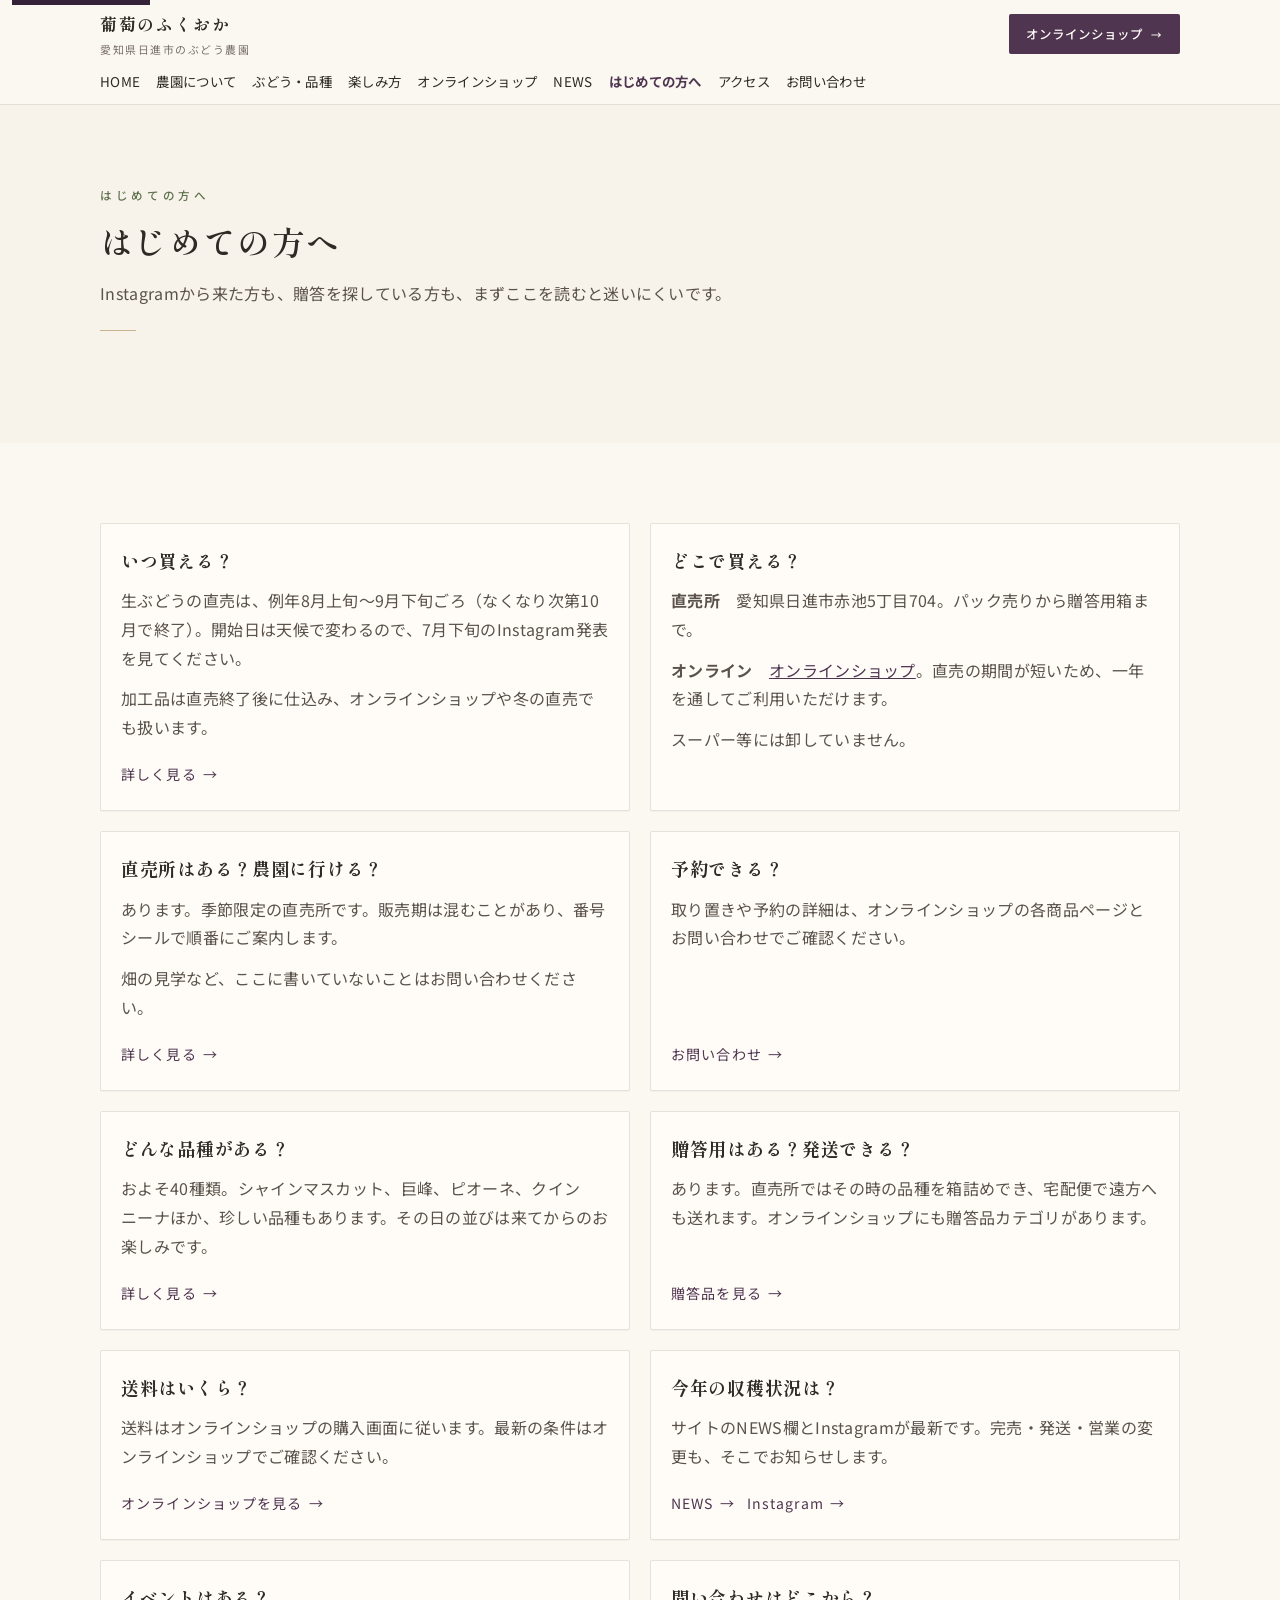
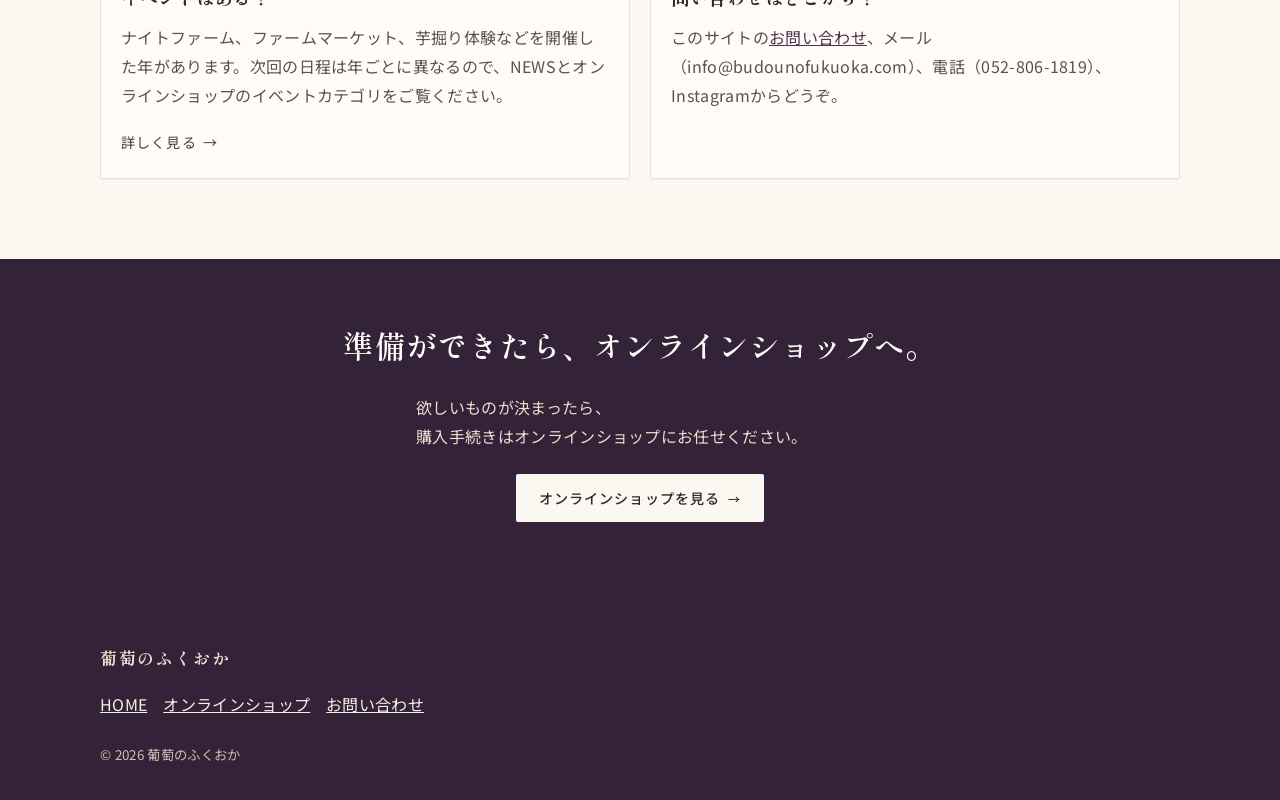
<file: guide.html>
<!DOCTYPE html>
<html lang="ja">
<head>
  <meta charset="UTF-8" />
  <meta name="viewport" content="width=device-width, initial-scale=1" />
  <meta name="robots" content="noindex">
  <title>はじめての方へ | 葡萄のふくおか</title>
  <meta name="description" content="葡萄のふくおかのはじめてガイド。いつ買えるか、直売所の有無、通販・贈答、農園イベント、問い合わせ先をまとめています。" />
  <link rel="icon" href="./images/favicon.svg" type="image/svg+xml" />
  <link rel="preconnect" href="https://fonts.googleapis.com" />
  <link rel="preconnect" href="https://fonts.gstatic.com" crossorigin />
  <link href="https://fonts.googleapis.com/css2?family=Noto+Sans+JP:wght@400;500;700&family=Shippori+Mincho:wght@500;600;700&display=swap" rel="stylesheet" />
  <link rel="stylesheet" href="./css/style.css?v=20260827k" />
</head>
<body>
  <a class="skip-link" href="#main">本文へスキップ</a>
  <header class="site-header">
    <div class="wrap site-header__inner">
      <a class="brand" href="./index.html"><span class="brand__name">葡萄のふくおか</span><span class="brand__sub">愛知県日進市のぶどう農園</span></a>
      <a class="btn btn--grape header-cta" href="https://budounofukuoka.stores.jp/" target="_blank" rel="noopener noreferrer">オンラインショップ</a>
      <button class="nav-toggle" id="navToggle" type="button" aria-expanded="false" aria-controls="siteNav" aria-label="メニューを開く"><span></span><span></span><span></span></button>
      <nav class="nav" id="siteNav" aria-label="メインメニュー">
        <ul class="nav__list">
          <li><a href="./index.html">HOME</a></li>
          <li><a href="./about.html">農園について</a></li>
          <li><a href="./grapes.html">ぶどう・品種</a></li>
          <li><a href="./enjoy.html">楽しみ方</a></li>
          <li><a href="./shop.html">オンラインショップ</a></li>
          <li><a href="./news.html">NEWS</a></li>
          <li><a href="./guide.html" aria-current="page">はじめての方へ</a></li>
          <li><a href="./access.html">アクセス</a></li>
          <li><a href="./contact.html">お問い合わせ</a></li>
        </ul>
      </nav>
    </div>
  </header>

  <main id="main">
    <section class="section">
      <div class="wrap">
        <header class="section-head">
          <p class="kicker">はじめての方へ</p>
          <h1 class="heading">はじめての方へ</h1>
          <p class="lead">Instagramから来た方も、贈答を探している方も、まずここを読むと迷いにくいです。</p>
        </header>
      </div>
    </section>

    <section class="section section--paper">
      <div class="wrap">
        <div class="guide-grid">
          <article class="card" id="when">
            <div class="card__body">
              <h2>いつ買える？</h2>
              <p>生ぶどうの直売は、例年8月上旬〜9月下旬ごろ（なくなり次第10月で終了）。開始日は天候で変わるので、7月下旬のInstagram発表を見てください。</p>
              <p>加工品は直売終了後に仕込み、オンラインショップや冬の直売でも扱います。</p>
              <a class="text-link" href="./news.html">詳しく見る</a>
            </div>
          </article>
          <article class="card" id="where">
            <div class="card__body">
              <h2>どこで買える？</h2>
              <p><strong>直売所</strong>　愛知県日進市赤池5丁目704。パック売りから贈答用箱まで。</p>
              <p><strong>オンライン</strong>　<a href="https://budounofukuoka.stores.jp/" target="_blank" rel="noopener noreferrer">オンラインショップ</a>。直売の期間が短いため、一年を通してご利用いただけます。</p>
              <p>スーパー等には卸していません。</p>
            </div>
          </article>
          <article class="card" id="stand">
            <div class="card__body">
              <h2>直売所はある？農園に行ける？</h2>
              <p>あります。季節限定の直売所です。販売期は混むことがあり、番号シールで順番にご案内します。</p>
              <p>畑の見学など、ここに書いていないことはお問い合わせください。</p>
              <a class="text-link" href="./access.html">詳しく見る</a>
            </div>
          </article>
          <article class="card" id="reserve">
            <div class="card__body">
              <h2>予約できる？</h2>
              <p>取り置きや予約の詳細は、オンラインショップの各商品ページとお問い合わせでご確認ください。</p>
              <a class="text-link" href="./contact.html">お問い合わせ</a>
            </div>
          </article>
          <article class="card" id="varieties">
            <div class="card__body">
              <h2>どんな品種がある？</h2>
              <p>およそ40種類。シャインマスカット、巨峰、ピオーネ、クインニーナほか、珍しい品種もあります。その日の並びは来てからのお楽しみです。</p>
              <a class="text-link" href="./grapes.html">詳しく見る</a>
            </div>
          </article>
          <article class="card" id="gift">
            <div class="card__body">
              <h2>贈答用はある？発送できる？</h2>
              <p>あります。直売所ではその時の品種を箱詰めでき、宅配便で遠方へも送れます。オンラインショップにも贈答品カテゴリがあります。</p>
              <a class="text-link" href="https://budounofukuoka.stores.jp/?category_id=619dc13288eabe0c0e9b2153" target="_blank" rel="noopener noreferrer">贈答品を見る</a>
            </div>
          </article>
          <article class="card" id="shipping">
            <div class="card__body">
              <h2>送料はいくら？</h2>
              <p>送料はオンラインショップの購入画面に従います。最新の条件はオンラインショップでご確認ください。</p>
              <a class="text-link" href="https://budounofukuoka.stores.jp/" target="_blank" rel="noopener noreferrer">オンラインショップを見る</a>
            </div>
          </article>
          <article class="card" id="harvest">
            <div class="card__body">
              <h2>今年の収穫状況は？</h2>
              <p>サイトのNEWS欄とInstagramが最新です。完売・発送・営業の変更も、そこでお知らせします。</p>
              <div class="actions">
                <a class="text-link" href="./news.html">NEWS</a>
                <a class="text-link" href="https://www.instagram.com/budounofukuoka/" target="_blank" rel="noopener noreferrer">Instagram</a>
              </div>
            </div>
          </article>
          <article class="card" id="event">
            <div class="card__body">
              <h2>イベントはある？</h2>
              <p>ナイトファーム、ファームマーケット、芋掘り体験などを開催した年があります。次回の日程は年ごとに異なるので、NEWSとオンラインショップのイベントカテゴリをご覧ください。</p>
              <a class="text-link" href="./enjoy.html">詳しく見る</a>
            </div>
          </article>
          <article class="card" id="ask">
            <div class="card__body">
              <h2>問い合わせはどこから？</h2>
              <p>このサイトの<a href="./contact.html">お問い合わせ</a>、メール（info@budounofukuoka.com）、電話（052-806-1819）、Instagramからどうぞ。</p>
            </div>
          </article>
        </div>
      </div>
    </section>

    <section class="section section--grape">
      <div class="wrap cta-band">
        <h2 class="heading">準備ができたら、オンラインショップへ。</h2>
        <p class="lead">欲しいものが決まったら、購入手続きはオンラインショップにお任せください。</p>
        <a class="btn btn--paper" href="https://budounofukuoka.stores.jp/" target="_blank" rel="noopener noreferrer">オンラインショップを見る</a>
      </div>
    </section>
  </main>

  <footer class="site-footer">
    <div class="wrap">
      <p class="brand__name">葡萄のふくおか</p>
      <nav aria-label="フッター"><a href="./index.html">HOME</a><a href="./shop.html">オンラインショップ</a><a href="./contact.html">お問い合わせ</a></nav>
      <small>&copy; <span data-year></span> 葡萄のふくおか</small>
    </div>
  </footer>
  <div class="sticky-cta" aria-label="クイック導線">
    <a href="./guide.html">はじめて</a>
    <a href="https://www.instagram.com/budounofukuoka/" target="_blank" rel="noopener noreferrer">Instagram</a>
    <a class="is-buy" href="https://budounofukuoka.stores.jp/" target="_blank" rel="noopener noreferrer">購入する</a>
  </div>
  <script src="./js/script.js?v=20260827c"></script>
</body>
</html>
</file>
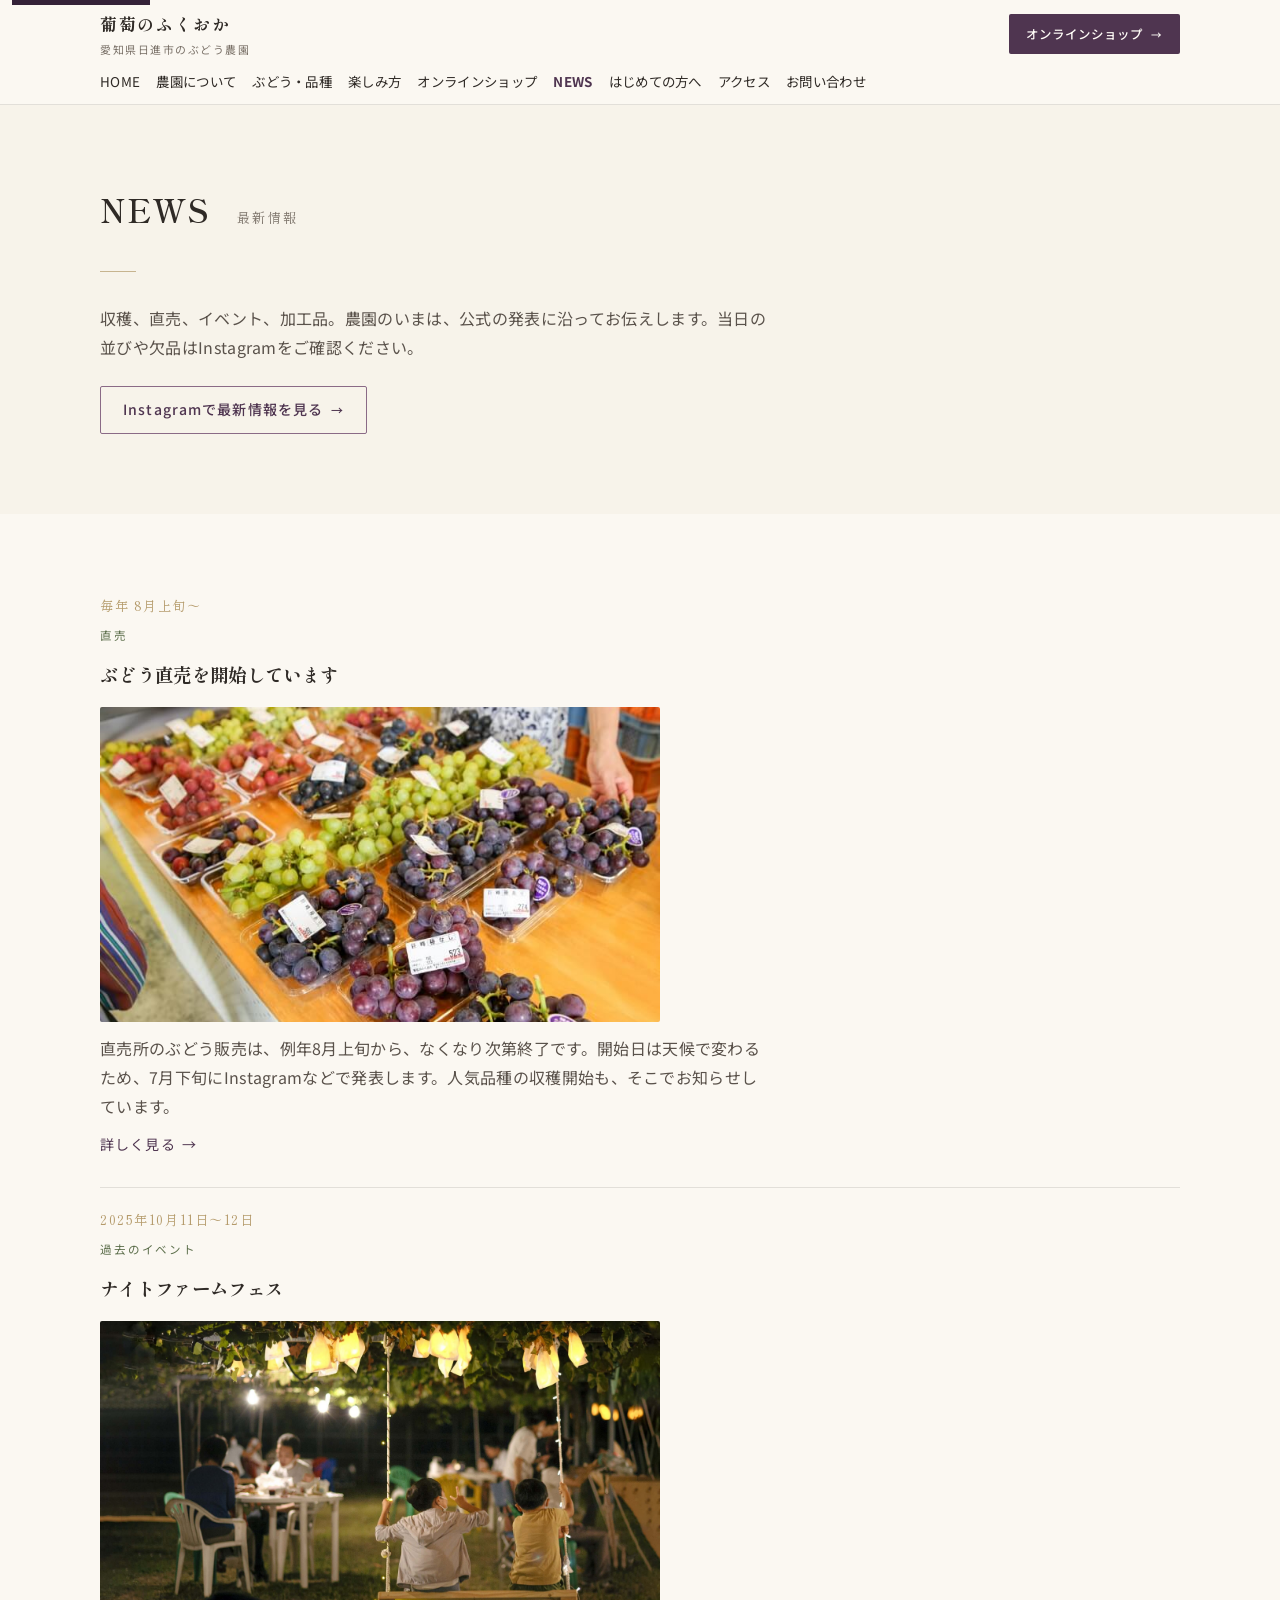
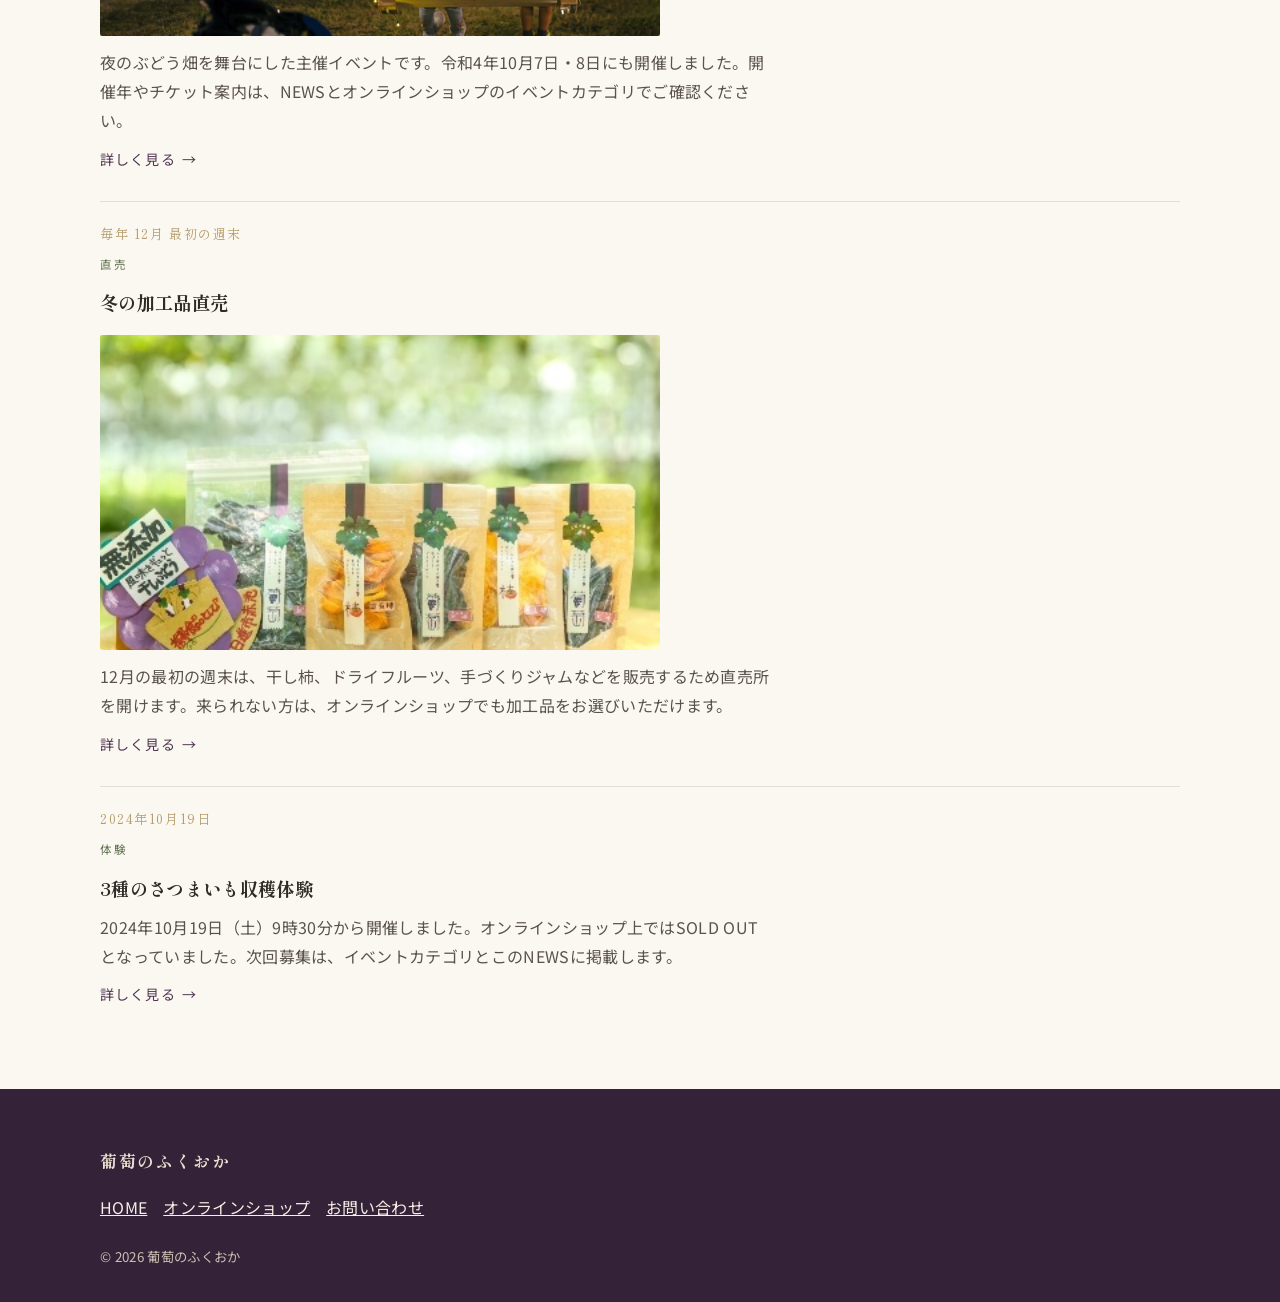
<file: news.html>
<!DOCTYPE html>
<html lang="ja">
<head>
  <meta charset="UTF-8" />
  <meta name="viewport" content="width=device-width, initial-scale=1" />
  <meta name="robots" content="noindex">
  <title>NEWS | 葡萄のふくおか</title>
  <meta name="description" content="葡萄のふくおかのNEWS。直売開始、ナイトファーム、冬マルシェ、芋掘り体験など、農園のいまをお知らせします。" />
  <link rel="icon" href="./images/favicon.svg" type="image/svg+xml" />
  <link rel="preconnect" href="https://fonts.googleapis.com" />
  <link rel="preconnect" href="https://fonts.gstatic.com" crossorigin />
  <link href="https://fonts.googleapis.com/css2?family=Noto+Sans+JP:wght@400;500;700&family=Shippori+Mincho:wght@500;600;700&display=swap" rel="stylesheet" />
  <link rel="stylesheet" href="./css/style.css?v=20260827k" />
</head>
<body>
  <a class="skip-link" href="#main">本文へスキップ</a>
  <header class="site-header">
    <div class="wrap site-header__inner">
      <a class="brand" href="./index.html"><span class="brand__name">葡萄のふくおか</span><span class="brand__sub">愛知県日進市のぶどう農園</span></a>
      <a class="btn btn--grape header-cta" href="https://budounofukuoka.stores.jp/" target="_blank" rel="noopener noreferrer">オンラインショップ</a>
      <button class="nav-toggle" id="navToggle" type="button" aria-expanded="false" aria-controls="siteNav" aria-label="メニューを開く"><span></span><span></span><span></span></button>
      <nav class="nav" id="siteNav" aria-label="メインメニュー">
        <ul class="nav__list">
          <li><a href="./index.html">HOME</a></li>
          <li><a href="./about.html">農園について</a></li>
          <li><a href="./grapes.html">ぶどう・品種</a></li>
          <li><a href="./enjoy.html">楽しみ方</a></li>
          <li><a href="./shop.html">オンラインショップ</a></li>
          <li><a href="./news.html" aria-current="page">NEWS</a></li>
          <li><a href="./guide.html">はじめての方へ</a></li>
          <li><a href="./access.html">アクセス</a></li>
          <li><a href="./contact.html">お問い合わせ</a></li>
        </ul>
      </nav>
    </div>
  </header>

  <main id="main">
    <section class="section">
      <div class="wrap">
        <header class="section-head section-head--split">
          <h1 class="heading">NEWS</h1>
          <p class="section-head__aside">最新情報</p>
        </header>
        <p class="lead">収穫、直売、イベント、加工品。農園のいまは、公式の発表に沿ってお伝えします。当日の並びや欠品はInstagramをご確認ください。</p>
        <a class="btn btn--sns" href="https://www.instagram.com/budounofukuoka/" target="_blank" rel="noopener noreferrer">Instagramで最新情報を見る</a>
      </div>
    </section>

    <section class="section section--paper">
      <div class="wrap news-list">
        <article class="news-card" id="harvest-now">
          <time datetime="2025-08">毎年 8月上旬〜</time>
          <span class="news-cat">直売</span>
          <h3>ぶどう直売を開始しています</h3>
          <figure class="photo photo--wide"><img src="./images/flow9_img.jpg" alt="直売所に並ぶ旬のぶどう" /></figure>
          <p>直売所のぶどう販売は、例年8月上旬から、なくなり次第終了です。開始日は天候で変わるため、7月下旬にInstagramなどで発表します。人気品種の収穫開始も、そこでお知らせしています。</p>
          <a class="text-link" href="./access.html">詳しく見る</a>
        </article>

        <article class="news-card">
          <time datetime="2025-10-11">2025年10月11日〜12日</time>
          <span class="news-cat">過去のイベント</span>
          <h3>ナイトファームフェス</h3>
          <figure class="photo photo--wide"><img src="./images/main4.jpg" alt="夜のぶどう棚を灯したナイトファーム" /></figure>
          <p>夜のぶどう畑を舞台にした主催イベントです。令和4年10月7日・8日にも開催しました。開催年やチケット案内は、NEWSとオンラインショップのイベントカテゴリでご確認ください。</p>
          <a class="text-link" href="./enjoy.html#night">詳しく見る</a>
        </article>

        <article class="news-card">
          <time datetime="2024-12">毎年 12月 最初の週末</time>
          <span class="news-cat">直売</span>
          <h3>冬の加工品直売</h3>
          <figure class="photo photo--wide"><img src="./images/handmade_img4.jpg" alt="干し柿と干しぶどうなどの冬の加工品" /></figure>
          <p>12月の最初の週末は、干し柿、ドライフルーツ、手づくりジャムなどを販売するため直売所を開けます。来られない方は、オンラインショップでも加工品をお選びいただけます。</p>
          <a class="text-link" href="https://budounofukuoka.stores.jp/?category_id=618caa4af1f39a159fb4f0d0" target="_blank" rel="noopener noreferrer">詳しく見る</a>
        </article>

        <article class="news-card">
          <time datetime="2024-10-19">2024年10月19日</time>
          <span class="news-cat">体験</span>
          <h3>3種のさつまいも収穫体験</h3>
          <p>2024年10月19日（土）9時30分から開催しました。オンラインショップ上ではSOLD OUTとなっていました。次回募集は、イベントカテゴリとこのNEWSに掲載します。</p>
          <a class="text-link" href="./enjoy.html#imo">詳しく見る</a>
        </article>
      </div>
    </section>
  </main>

  <footer class="site-footer">
    <div class="wrap">
      <p class="brand__name">葡萄のふくおか</p>
      <nav aria-label="フッター"><a href="./index.html">HOME</a><a href="./shop.html">オンラインショップ</a><a href="./contact.html">お問い合わせ</a></nav>
      <small>&copy; <span data-year></span> 葡萄のふくおか</small>
    </div>
  </footer>
  <div class="sticky-cta" aria-label="クイック導線">
    <a href="./guide.html">はじめて</a>
    <a href="https://www.instagram.com/budounofukuoka/" target="_blank" rel="noopener noreferrer">Instagram</a>
    <a class="is-buy" href="https://budounofukuoka.stores.jp/" target="_blank" rel="noopener noreferrer">購入する</a>
  </div>
  <script src="./js/script.js?v=20260827c"></script>
</body>
</html>
</file>
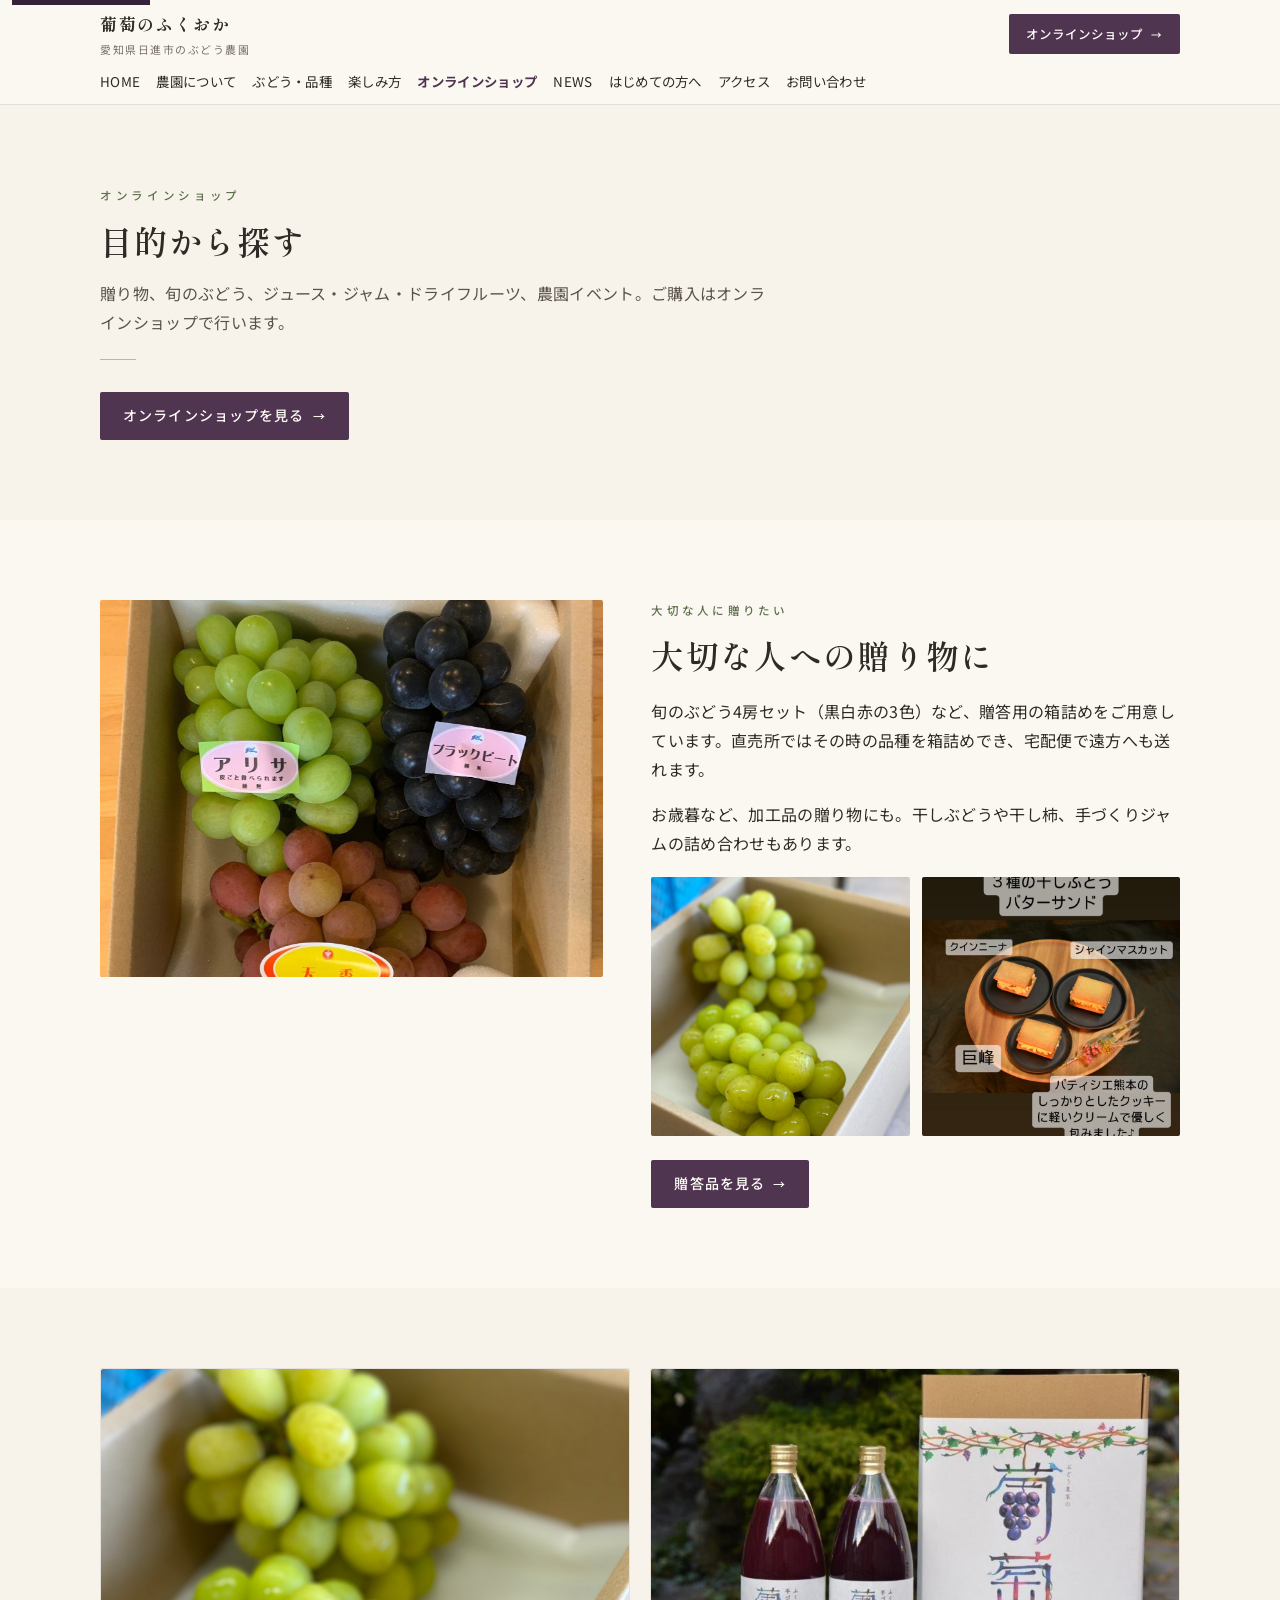
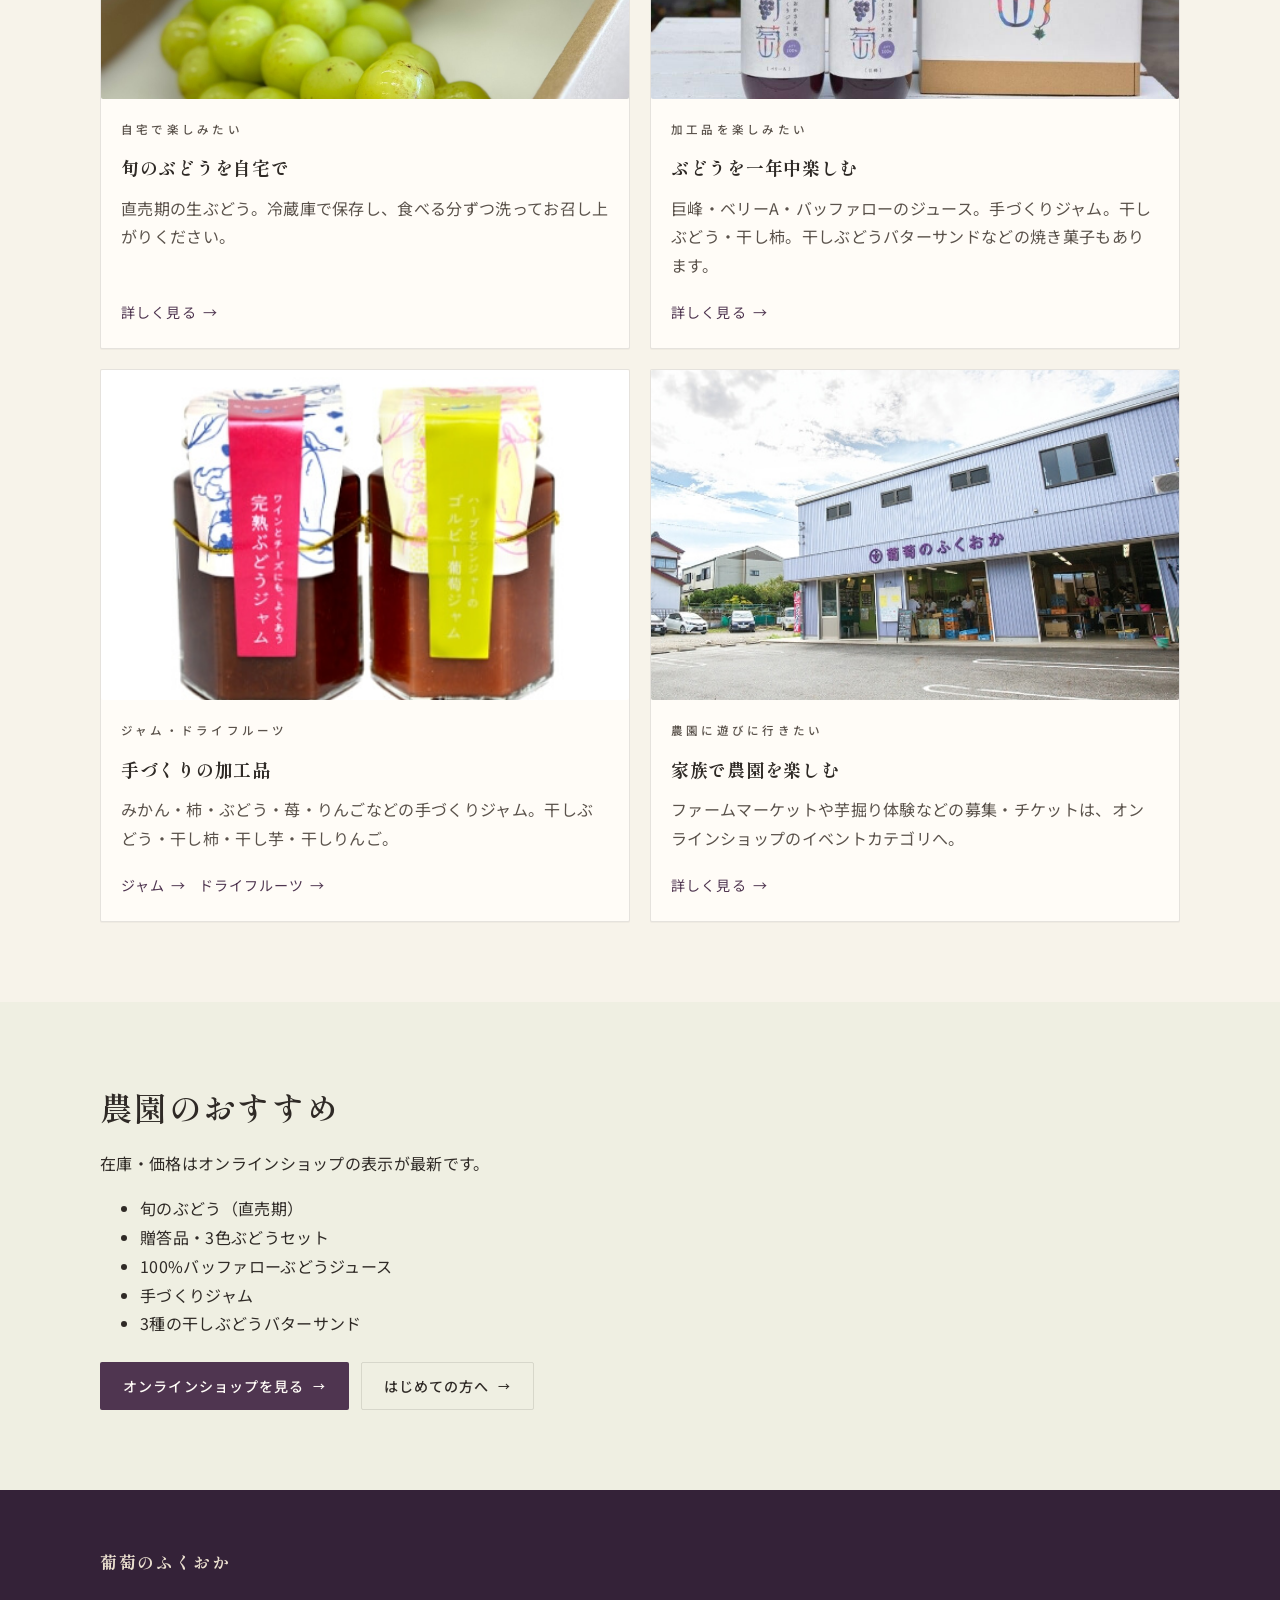
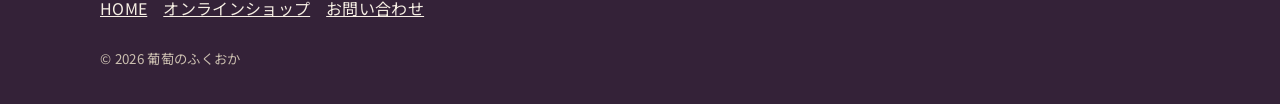
<file: shop.html>
<!DOCTYPE html>
<html lang="ja">
<head>
  <meta charset="UTF-8" />
  <meta name="viewport" content="width=device-width, initial-scale=1" />
  <meta name="robots" content="noindex">
  <title>オンラインショップ | 葡萄のふくおか</title>
  <meta name="description" content="葡萄のふくおかのオンラインショップ案内。贈り物、旬のぶどう、ジュース・ジャム・ドライフルーツ、イベントを目的から探せます。" />
  <link rel="icon" href="./images/favicon.svg" type="image/svg+xml" />
  <link rel="preconnect" href="https://fonts.googleapis.com" />
  <link rel="preconnect" href="https://fonts.gstatic.com" crossorigin />
  <link href="https://fonts.googleapis.com/css2?family=Noto+Sans+JP:wght@400;500;700&family=Shippori+Mincho:wght@500;600;700&display=swap" rel="stylesheet" />
  <link rel="stylesheet" href="./css/style.css?v=20260827k" />
</head>
<body>
  <a class="skip-link" href="#main">本文へスキップ</a>
  <header class="site-header">
    <div class="wrap site-header__inner">
      <a class="brand" href="./index.html"><span class="brand__name">葡萄のふくおか</span><span class="brand__sub">愛知県日進市のぶどう農園</span></a>
      <a class="btn btn--grape header-cta" href="https://budounofukuoka.stores.jp/" target="_blank" rel="noopener noreferrer">オンラインショップ</a>
      <button class="nav-toggle" id="navToggle" type="button" aria-expanded="false" aria-controls="siteNav" aria-label="メニューを開く"><span></span><span></span><span></span></button>
      <nav class="nav" id="siteNav" aria-label="メインメニュー">
        <ul class="nav__list">
          <li><a href="./index.html">HOME</a></li>
          <li><a href="./about.html">農園について</a></li>
          <li><a href="./grapes.html">ぶどう・品種</a></li>
          <li><a href="./enjoy.html">楽しみ方</a></li>
          <li><a href="./shop.html" aria-current="page">オンラインショップ</a></li>
          <li><a href="./news.html">NEWS</a></li>
          <li><a href="./guide.html">はじめての方へ</a></li>
          <li><a href="./access.html">アクセス</a></li>
          <li><a href="./contact.html">お問い合わせ</a></li>
        </ul>
      </nav>
    </div>
  </header>

  <main id="main">
    <section class="section">
      <div class="wrap">
        <header class="section-head">
          <p class="kicker">オンラインショップ</p>
          <h1 class="heading">目的から探す</h1>
          <p class="lead">贈り物、旬のぶどう、ジュース・ジャム・ドライフルーツ、農園イベント。ご購入はオンラインショップで行います。</p>
        </header>
        <div class="actions">
          <a class="btn btn--grape" href="https://budounofukuoka.stores.jp/?all_items=true" target="_blank" rel="noopener noreferrer">オンラインショップを見る</a>
        </div>
      </div>
    </section>

    <section class="section section--paper" id="gift">
      <div class="wrap split split--top">
        <figure class="photo photo--field">
          <img src="./images/grape-set.jpg" alt="黒・白・赤の3色ぶどうを箱詰めした贈答セット" />
        </figure>
        <div>
          <p class="kicker">大切な人に贈りたい</p>
          <h2 class="heading">大切な人への贈り物に</h2>
          <p>旬のぶどう4房セット（黒白赤の3色）など、贈答用の箱詰めをご用意しています。直売所ではその時の品種を箱詰めでき、宅配便で遠方へも送れます。</p>
          <p>お歳暮など、加工品の贈り物にも。干しぶどうや干し柿、手づくりジャムの詰め合わせもあります。</p>
          <div class="mosaic gift-mosaic">
            <figure class="photo photo--square"><img src="./images/shine-pack.jpg" alt="箱に詰められたシャインマスカット" /></figure>
            <figure class="photo photo--square"><img src="./images/gift-set.jpg" alt="干しぶどうバターサンドなど、贈答向けの詰め合わせ" /></figure>
          </div>
          <a class="btn btn--grape" href="https://budounofukuoka.stores.jp/?category_id=619dc13288eabe0c0e9b2153" target="_blank" rel="noopener noreferrer">贈答品を見る</a>
        </div>
      </div>
    </section>

    <section class="section">
      <div class="wrap purpose-grid">
        <article class="card purpose-card">
          <figure class="photo"><img src="./images/shine-pack.jpg" alt="箱に詰められたシャインマスカット" /></figure>
          <div class="card__body">
            <p class="kicker">自宅で楽しみたい</p>
            <h2>旬のぶどうを自宅で</h2>
            <p>直売期の生ぶどう。冷蔵庫で保存し、食べる分ずつ洗ってお召し上がりください。</p>
            <a class="text-link" href="https://budounofukuoka.stores.jp/?category_id=62df8ca400460779efccbf48" target="_blank" rel="noopener noreferrer">詳しく見る</a>
          </div>
        </article>
        <article class="card purpose-card">
          <figure class="photo"><img src="./images/juice.jpg" alt="バッファローぶどうジュース" /></figure>
          <div class="card__body">
            <p class="kicker">加工品を楽しみたい</p>
            <h2>ぶどうを一年中楽しむ</h2>
            <p>巨峰・ベリーA・バッファローのジュース。手づくりジャム。干しぶどう・干し柿。干しぶどうバターサンドなどの焼き菓子もあります。</p>
            <a class="text-link" href="https://budounofukuoka.stores.jp/?category_id=618caa4af1f39a159fb4f0d0" target="_blank" rel="noopener noreferrer">詳しく見る</a>
          </div>
        </article>
        <article class="card purpose-card">
          <figure class="photo"><img src="./images/handmade_img2.jpg" alt="贈答向けの手づくりぶどうジャム" /></figure>
          <div class="card__body">
            <p class="kicker">ジャム・ドライフルーツ</p>
            <h2>手づくりの加工品</h2>
            <p>みかん・柿・ぶどう・苺・りんごなどの手づくりジャム。干しぶどう・干し柿・干し芋・干しりんご。</p>
            <div class="actions">
              <a class="text-link" href="https://budounofukuoka.stores.jp/?category_id=618caa5ba92a7853da424067" target="_blank" rel="noopener noreferrer">ジャム</a>
              <a class="text-link" href="https://budounofukuoka.stores.jp/?category_id=618caa68a92a781a2f423fb2" target="_blank" rel="noopener noreferrer">ドライフルーツ</a>
            </div>
          </div>
        </article>
        <article class="card purpose-card">
          <figure class="photo"><img src="./images/shop_img1.jpg" alt="葡萄のふくおか直売所" /></figure>
          <div class="card__body">
            <p class="kicker">農園に遊びに行きたい</p>
            <h2>家族で農園を楽しむ</h2>
            <p>ファームマーケットや芋掘り体験などの募集・チケットは、オンラインショップのイベントカテゴリへ。</p>
            <a class="text-link" href="./enjoy.html">詳しく見る</a>
          </div>
        </article>
      </div>
    </section>

    <section class="section section--leaf">
      <div class="wrap wrap--narrow">
        <h2 class="heading">農園のおすすめ</h2>
        <p>在庫・価格はオンラインショップの表示が最新です。</p>
        <ul>
          <li>旬のぶどう（直売期）</li>
          <li>贈答品・3色ぶどうセット</li>
          <li>100%バッファローぶどうジュース</li>
          <li>手づくりジャム</li>
          <li>3種の干しぶどうバターサンド</li>
        </ul>
        <div class="actions" style="margin-top:24px;">
          <a class="btn btn--grape" href="https://budounofukuoka.stores.jp/" target="_blank" rel="noopener noreferrer">オンラインショップを見る</a>
          <a class="btn btn--paper" href="./guide.html">はじめての方へ</a>
        </div>
      </div>
    </section>
  </main>

  <footer class="site-footer">
    <div class="wrap">
      <p class="brand__name">葡萄のふくおか</p>
      <nav aria-label="フッター"><a href="./index.html">HOME</a><a href="./shop.html">オンラインショップ</a><a href="./contact.html">お問い合わせ</a></nav>
      <small>&copy; <span data-year></span> 葡萄のふくおか</small>
    </div>
  </footer>
  <div class="sticky-cta" aria-label="クイック導線">
    <a href="./guide.html">はじめて</a>
    <a href="https://www.instagram.com/budounofukuoka/" target="_blank" rel="noopener noreferrer">Instagram</a>
    <a class="is-buy" href="https://budounofukuoka.stores.jp/" target="_blank" rel="noopener noreferrer">購入する</a>
  </div>
  <script src="./js/script.js?v=20260827c"></script>
</body>
</html>
</file>
<file: css/style.css>
/* 葡萄のふくおか — quiet farm brand (mobile first) */
:root {
  --paper: #f7f3ea;
  --paper-2: #efe6d4;
  --cream: #fbf8f2;
  --ivory: #f4efe4;
  --ink: #2f2a26;
  --ink-soft: #5a524b;
  --muted: #7a7168;
  --line: rgba(47, 42, 38, 0.12);
  --grape: #4f3550;
  --grape-deep: #342238;
  --grape-soft: #8a6a86;
  --leaf: #5d6f4c;
  --leaf-pale: #e4ead8;
  --earth: #9a7b58;
  --sand: #d8c4a4;
  --brass: #b49a6a;
  --white: #fffcf7;
  --shadow: 0 1px 0 rgba(47, 42, 38, 0.04);
  --radius: 2px;
  --wrap: 1080px;
  --header-h: 64px;
  --sticky-h: 64px;
  --font-serif: "Shippori Mincho", "Yu Mincho", "Hiragino Mincho ProN", serif;
  --font-sans: "Noto Sans JP", "Hiragino Sans", "Yu Gothic", sans-serif;
  --ease: 0.45s ease;
}

*,
*::before,
*::after { box-sizing: border-box; }

html {
  scroll-behavior: smooth;
  overflow-x: hidden;
  scroll-padding-top: calc(var(--header-h) + 12px);
}

body {
  margin: 0;
  color: var(--ink);
  background: var(--paper);
  font-family: var(--font-sans);
  font-size: 16px;
  line-height: 1.8;
  letter-spacing: 0.02em;
  padding-bottom: calc(var(--sticky-h) + 12px);
  text-align: left;
  overflow-wrap: break-word;
  word-break: normal;
  line-break: strict;
}

img { max-width: 100%; height: auto; display: block; }
a { color: var(--grape); }
a:hover { color: var(--grape-deep); }
button, input, select, textarea { font-family: inherit; }

.skip-link {
  position: absolute;
  left: 12px;
  top: -40px;
  background: var(--grape-deep);
  color: var(--white);
  padding: 8px 12px;
  z-index: 100;
}
.skip-link:focus { top: 12px; }

.wrap {
  width: min(100% - 32px, var(--wrap));
  margin-inline: auto;
}
.wrap--narrow { width: min(100% - 32px, 760px); }

.kicker {
  margin: 0 0 10px;
  color: var(--leaf);
  font-size: 0.72rem;
  font-weight: 500;
  letter-spacing: 0.28em;
}
.heading {
  margin: 0 0 18px;
  font-family: var(--font-serif);
  font-size: clamp(1.5rem, 4.6vw, 2.05rem);
  font-weight: 600;
  line-height: 1.5;
  letter-spacing: 0.04em;
  text-wrap: pretty;
  overflow-wrap: normal;
  word-break: normal;
}
.lead {
  margin: 0 0 24px;
  color: var(--ink-soft);
  max-width: 42em;
  text-wrap: pretty;
  overflow-wrap: normal;
  word-break: normal;
  line-break: auto;
}

.section-head {
  text-align: left;
  margin-bottom: 32px;
}
.section-head .kicker { letter-spacing: 0.32em; }
.section-head .heading { margin-bottom: 14px; }
.section-head .lead {
  margin: 0;
  text-align: left;
}
.section-head::after {
  content: "";
  display: block;
  width: 36px;
  height: 1px;
  margin: 22px 0 0;
  background: var(--brass);
  opacity: 0.7;
}
.section-head--split {
  display: grid;
  gap: 8px;
  text-align: left;
  margin-bottom: 32px;
}
.section-head--split::after { margin-left: 0; }
.section-head--split .heading { margin-bottom: 0; }
.section-head__aside {
  margin: 0;
  font-family: var(--font-serif);
  color: var(--muted);
  letter-spacing: 0.18em;
  font-size: 0.82rem;
}

.section {
  padding: 64px 0;
  overflow: hidden;
}
.section--paper { background: var(--cream); }
.section--leaf { background: color-mix(in srgb, var(--leaf-pale) 42%, var(--paper)); }
.section--grape {
  padding: 56px 0;
  background: var(--grape-deep);
  color: var(--cream);
}
.section--grape .kicker,
.section--grape .lead,
.section--grape a { color: #eadfcf; }
.section--grape .heading { color: var(--white); }
.section--grape .section-head::after { background: var(--brass); }
.section--grape .btn--paper {
  background: var(--cream);
  color: var(--ink);
  border-color: transparent;
}
.section--grape .btn--paper:hover {
  background: var(--white);
  color: var(--ink);
}
.section--grape .btn--ghost {
  border-color: rgba(255, 252, 247, 0.7);
  color: #fffcf7;
}
.section--grape .btn--ghost:hover {
  background: rgba(255, 252, 247, 0.12);
  color: #fffcf7;
}

/* Header */
.site-header {
  position: sticky;
  top: 0;
  z-index: 50;
  isolation: isolate;
  background-color: #fbf8f2;
  background: #fbf8f2;
  border-bottom: 1px solid var(--line);
  -webkit-backdrop-filter: none;
  backdrop-filter: none;
}
.site-header__inner {
  display: flex;
  align-items: center;
  justify-content: space-between;
  min-height: var(--header-h);
  gap: 12px;
}
.brand {
  order: 1;
  margin-right: auto;
  min-width: 0;
  padding-right: 8px;
}
.nav { order: 2; }
.header-cta {
  order: 3;
  flex-shrink: 0;
  min-height: 40px;
  padding: 0 14px;
  font-size: 0.75rem;
}
.nav-toggle { order: 4; margin-left: 0; flex-shrink: 0; }
.brand {
  display: flex;
  flex-direction: column;
  text-decoration: none;
  color: var(--ink);
  min-width: 0;
}
.brand__name {
  font-family: var(--font-serif);
  font-size: 1.05rem;
  font-weight: 700;
  letter-spacing: 0.1em;
}
.brand__sub {
  font-size: 0.68rem;
  color: var(--muted);
  letter-spacing: 0.14em;
}
.nav-toggle {
  width: 44px;
  height: 44px;
  border: 1px solid var(--line);
  background: var(--white);
  border-radius: var(--radius);
  display: flex;
  flex-direction: column;
  align-items: center;
  justify-content: center;
  gap: 5px;
  cursor: pointer;
}
.nav-toggle span {
  display: block;
  width: 18px;
  height: 1.5px;
  background: var(--ink);
}
.nav { display: none; }
.nav.is-open {
  display: block;
  position: absolute;
  left: 0;
  right: 0;
  top: 100%;
  background: var(--cream);
  border-bottom: 1px solid var(--line);
  padding: 8px 16px 20px;
}
.nav__list { list-style: none; margin: 0; padding: 0; }
.nav a {
  display: block;
  text-decoration: none;
  color: var(--ink);
  padding: 12px 4px;
  border-bottom: 1px solid var(--line);
  font-size: 0.95rem;
}
.nav a[aria-current="page"] { color: var(--grape); font-weight: 700; }

/* Buttons */
.btn {
  display: inline-flex;
  align-items: center;
  justify-content: center;
  gap: 8px;
  min-height: 48px;
  padding: 0 22px;
  border-radius: var(--radius);
  text-decoration: none;
  font-weight: 500;
  font-size: 0.88rem;
  letter-spacing: 0.08em;
  border: 1px solid transparent;
  transition: background var(--ease), color var(--ease), border-color var(--ease), transform var(--ease);
}
.btn::after {
  content: "→";
  font-size: 0.85em;
  transition: transform var(--ease);
}
.btn:hover { transform: none; }
.btn:hover::after { transform: translateX(4px); }
.btn--grape {
  background: var(--grape);
  color: var(--white);
}
.btn--grape:hover { background: var(--grape-deep); color: var(--white); }
.btn--paper {
  background: transparent;
  color: var(--ink);
  border-color: var(--line);
}
.btn--paper:hover { background: var(--white); color: var(--ink); }
.btn--ghost {
  background: transparent;
  color: inherit;
  border-color: currentColor;
}
.btn--ghost:hover { background: color-mix(in srgb, currentColor 8%, transparent); }
.btn--block { width: 100%; }
.btn--sns { border-color: var(--grape-soft); color: var(--grape); }
.actions {
  display: flex;
  flex-wrap: wrap;
  gap: 12px;
}

.text-link {
  display: inline-flex;
  align-items: center;
  gap: 6px;
  color: var(--grape);
  text-decoration: none;
  font-size: 0.88rem;
  letter-spacing: 0.08em;
  border-bottom: 1px solid transparent;
  transition: border-color var(--ease), color var(--ease);
}
.text-link::after { content: "→"; transition: transform var(--ease); }
.text-link:hover {
  color: var(--grape-deep);
  border-bottom-color: var(--brass);
}
.text-link:hover::after { transform: translateX(4px); }

/* Hero */
.hero {
  position: relative;
  min-height: min(100svh - var(--header-h), 640px);
  display: grid;
  align-items: end;
  overflow: hidden;
  color: var(--white);
  text-align: center;
  background: #3a2a32;
}
.hero__visual,
.hero__visual img {
  position: absolute;
  inset: 0;
  width: 100%;
  height: 100%;
  object-fit: cover;
}
.hero__visual img {
  object-position: center 40%;
}
.hero__shade {
  position: absolute;
  inset: 0;
  background:
    linear-gradient(180deg, rgba(32, 20, 34, 0.32) 0%, rgba(32, 20, 34, 0.58) 38%, rgba(32, 20, 34, 0.8) 100%);
}
.hero__content {
  position: relative;
  padding: 56px 0 64px;
  max-width: min(42em, 100%);
  margin-inline: auto;
}
.hero__place {
  margin: 0 0 12px;
  letter-spacing: 0.28em;
  font-size: 0.74rem;
  color: #fffcf7;
  text-shadow: 0 1px 10px rgba(32, 20, 34, 0.55);
}
.hero h1 {
  margin: 0 0 14px;
  font-family: var(--font-serif);
  font-size: clamp(1.85rem, 7vw, 2.85rem);
  font-weight: 600;
  line-height: 1.4;
  letter-spacing: 0.06em;
  color: var(--white);
  text-shadow: 0 1px 14px rgba(32, 20, 34, 0.35);
  overflow-wrap: break-word;
  word-break: keep-all;
  line-break: strict;
}
.hero__sub {
  margin: 0 auto 28px;
  width: 100%;
  max-width: min(36em, 100%);
  color: #fff6ea;
  font-size: 0.95rem;
  line-height: 1.85;
  text-shadow: 0 1px 8px rgba(32, 20, 34, 0.45);
  overflow-wrap: break-word;
  word-break: keep-all;
  line-break: strict;
  text-wrap: pretty;
}
.hero-sub-rest {
  display: inline-block;
  max-width: 100%;
}
.hero .actions { justify-content: center; }
.hero .btn--ghost {
  border-color: rgba(255, 252, 247, 0.85);
  color: #fffcf7;
  background: rgba(255, 252, 247, 0.08);
}
.hero .btn--ghost:hover {
  background: rgba(255, 252, 247, 0.16);
  color: #fffcf7;
}

/* Photos */
.photo {
  margin: 0;
  overflow: hidden;
}
.photo img,
.photo picture {
  width: 100%;
  height: auto;
  max-width: 100%;
  object-fit: cover;
  border-radius: var(--radius);
  display: block;
  vertical-align: middle;
}
.photo figcaption {
  margin-top: 10px;
  font-size: 0.8rem;
  color: var(--muted);
  letter-spacing: 0.06em;
}
.photo--hero img { border-radius: 0; }
.photo--wide img {
  aspect-ratio: 16 / 9;
  object-fit: cover;
  object-position: center 40%;
}
.photo--field img {
  aspect-ratio: 4 / 3;
  object-fit: cover;
  object-position: center 35%;
}
.photo--tall img {
  aspect-ratio: 4 / 5;
  object-fit: cover;
  object-position: center 18%;
}
.photo--square img {
  aspect-ratio: 1;
  object-fit: cover;
  object-position: center;
}
.photo--contain {
  background: var(--ivory);
  border-radius: var(--radius);
}
.photo--contain img {
  aspect-ratio: 1;
  object-fit: contain;
  object-position: center;
  padding: 14px 12px 10px;
  background: var(--ivory);
}

.mosaic {
  display: grid;
  gap: 12px;
  align-items: start;
}
.mosaic .photo img { min-height: 0; }

#landscape .section-head {
  margin-bottom: 24px;
}
#landscape .mosaic {
  gap: 16px;
  align-items: stretch;
}
#landscape .mosaic .photo {
  display: flex;
  flex-direction: column;
  min-width: 0;
}
#landscape .mosaic .photo img {
  aspect-ratio: 3 / 2;
  width: 100%;
  height: auto;
  object-fit: cover;
}
#landscape .mosaic .photo--field img {
  object-position: 72% 42%;
}
#landscape .mosaic .photo--tall img {
  object-position: 38% 28%;
}
#about-intro .photo img {
  object-position: 52% 68%;
}

/* Cards */
.story-grid,
.people-grid,
.variety-grid,
.event-grid,
.news-list,
.purpose-grid,
.flow-list,
.guide-grid,
.faq-list,
.ig-grid {
  display: grid;
  gap: 20px;
}
.flow-list { list-style: none; padding: 0; margin: 0; }
.flow-card {
  padding: 22px 22px 24px;
  overflow: hidden;
}
.flow-card .photo {
  max-width: 640px;
}
.flow-card .photo img {
  object-position: center 35%;
}
.flow-card strong {
  display: block;
  font-family: var(--font-serif);
  font-size: 1.05rem;
  margin-bottom: 8px;
  letter-spacing: 0.04em;
}

.card {
  display: flex;
  flex-direction: column;
  height: 100%;
  background: var(--white);
  border: 1px solid var(--line);
  border-radius: var(--radius);
  box-shadow: var(--shadow);
  overflow: hidden;
  text-align: left;
}
.card__body {
  display: flex;
  flex-direction: column;
  flex: 1;
  padding: 20px 20px 22px;
}
.card__body .text-link,
.card__body .btn {
  margin-top: auto;
  padding-top: 8px;
}
.card h3,
.card h2 {
  margin: 0 0 10px;
  font-family: var(--font-serif);
  font-size: 1.12rem;
  letter-spacing: 0.04em;
}
.card p { margin: 0 0 12px; color: var(--ink-soft); }
.card p:last-child { margin-bottom: 0; }
#varieties .card p {
  font-size: 0.88rem;
  line-height: 1.75;
  letter-spacing: 0.02em;
  word-break: keep-all;
  overflow-wrap: break-word;
  line-break: strict;
}
a.card { text-decoration: none; color: inherit; transition: border-color var(--ease); }
a.card:hover { border-color: var(--brass); color: inherit; }

.meta {
  display: flex;
  flex-wrap: wrap;
  gap: 8px;
  margin: 0 0 12px;
}
.tag {
  display: inline-flex;
  align-items: center;
  min-height: 26px;
  padding: 0 10px;
  border-radius: var(--radius);
  background: var(--leaf-pale);
  color: var(--grape-deep);
  font-size: 0.72rem;
  letter-spacing: 0.08em;
}

.flow-item {
  display: grid;
  grid-template-columns: 40px minmax(0, 1fr);
  gap: 12px;
  align-items: stretch;
  min-width: 0;
  height: 100%;
  padding: 16px 16px 18px;
  text-align: left;
  overflow: hidden;
  background: var(--white);
  border: 1px solid var(--line);
}
.flow-item > div {
  display: flex;
  flex-direction: column;
  min-width: 0;
  height: 100%;
}
.flow-item strong {
  display: block;
  font-family: var(--font-serif);
  font-size: 1.02rem;
  line-height: 1.45;
  letter-spacing: 0.04em;
  text-wrap: pretty;
}
.flow-item p {
  margin: 8px 0 0;
  flex: 1 1 auto;
}
.flow-item img,
.flow-item .photo {
  width: 100%;
  max-width: 100%;
  margin: auto 0 0;
}
.flow-item .photo img,
.flow-item img {
  aspect-ratio: 16 / 10;
  width: 100%;
  height: auto;
  object-fit: cover;
  object-position: center 35%;
  border-radius: var(--radius);
}
.flow-item:nth-child(1) img { object-position: center 42%; }
.flow-item:nth-child(2) img { object-position: center 48%; }
.flow-item:nth-child(3) img { object-position: center 28%; }
.flow-item:nth-child(4) img { object-position: center 55%; }
.flow-num {
  font-family: var(--font-serif);
  color: var(--grape);
  font-size: 1.05rem;
  letter-spacing: 0.08em;
}
.flow-visual {
  display: grid;
  gap: 12px;
  overflow: hidden;
}
.flow-visual img {
  width: 100%;
  height: auto;
  aspect-ratio: 4 / 3;
  object-fit: cover;
  object-position: center 35%;
  border-radius: var(--radius);
}

.note {
  font-size: 0.88rem;
  color: var(--muted);
  background: var(--ivory);
  border-left: 1px solid var(--brass);
  padding: 12px 14px;
  text-align: left;
}

.table-wrap { overflow-x: auto; }
table {
  width: 100%;
  border-collapse: collapse;
  background: var(--white);
  font-size: 0.92rem;
}
th, td {
  border-bottom: 1px solid var(--line);
  padding: 12px 10px;
  text-align: left;
  vertical-align: top;
}
th {
  background: var(--leaf-pale);
  font-weight: 600;
  white-space: nowrap;
}

.calendar {
  display: grid;
  gap: 0;
  position: relative;
}
.calendar__month {
  background: var(--white);
  border: 1px solid var(--line);
  border-bottom: 0;
  padding: 22px 22px 24px;
  text-align: left;
  position: relative;
}
.calendar__month:last-child { border-bottom: 1px solid var(--line); }
.calendar__step {
  margin: 0 0 8px;
  font-family: var(--font-serif);
  font-size: 0.72rem;
  letter-spacing: 0.22em;
  color: var(--brass);
}
.calendar__month h3 {
  margin: 0 0 8px;
  font-family: var(--font-serif);
  color: var(--grape);
  letter-spacing: 0.12em;
}
.calendar__month p { margin: 0; color: var(--ink-soft); }
.calendar__month + .calendar__month::before {
  content: "";
  display: block;
  width: 1px;
  height: 16px;
  margin: 0 auto 16px;
  background: var(--brass);
  opacity: 0.55;
}

.specs {
  display: grid;
  grid-template-columns: 5.5em 1fr;
  gap: 6px 10px;
  margin: 12px 0 0;
  font-size: 0.9rem;
  text-align: left;
}
.specs dt { color: var(--muted); }

.news-card {
  display: flex;
  flex-direction: column;
  align-items: flex-start;
  gap: 8px;
  padding: 0 0 28px;
  border-bottom: 1px solid var(--line);
  text-align: left;
  background: transparent;
  box-shadow: none;
}
.news-card time,
.news-card .news-cat,
.news-card h3,
.news-card p,
.news-card .text-link {
  text-align: left;
}
.news-card:last-child { border-bottom: 0; padding-bottom: 0; }
.news-card time {
  font-family: var(--font-serif);
  font-size: 0.82rem;
  letter-spacing: 0.12em;
  color: var(--brass);
}
.news-card .news-cat {
  font-size: 0.72rem;
  letter-spacing: 0.16em;
  color: var(--leaf);
  text-transform: none;
}
.news-card h3 {
  margin: 4px 0 0;
  font-family: var(--font-serif);
  font-size: 1.15rem;
  text-wrap: pretty;
}
.news-card p {
  margin: 0;
  color: var(--ink-soft);
  max-width: 42em;
}
.news-card .photo {
  margin: 8px 0 4px;
  width: 100%;
  max-width: 560px;
}
.news-card .photo img {
  aspect-ratio: 16 / 9;
  object-fit: cover;
  object-position: center 42%;
}
.news-card .text-link { margin-top: 4px; }
.news-list--home .news-card { padding-bottom: 28px; }

.variety-grid {
  align-items: stretch;
}
.variety-grid .photo {
  aspect-ratio: 1;
  background: var(--ivory);
  display: grid;
  place-items: center;
}
.variety-grid .photo img {
  width: 100%;
  height: 100%;
  max-height: none;
  aspect-ratio: 1;
  object-fit: contain;
  object-position: center;
  padding: 16px 14px 12px;
}
.purpose-card .photo img {
  aspect-ratio: 16 / 10;
  object-position: center 40%;
}
.event-grid .photo img {
  aspect-ratio: 16 / 9;
  object-fit: cover;
  object-position: center 40%;
}
.purpose-q {
  font-family: var(--font-serif);
  font-size: clamp(1.4rem, 4vw, 1.9rem);
  text-align: left;
  margin: 0 0 8px;
}

.ig-grid {
  grid-template-columns: repeat(2, 1fr);
  gap: 8px;
}
.ig-grid img {
  width: 100%;
  aspect-ratio: 1;
  object-fit: cover;
  object-position: center 40%;
}
.ig-card {
  display: grid;
  gap: 10px;
  padding: 28px 24px;
  background: var(--white);
  border: 1px solid var(--line);
  text-align: left;
}

.map-frame {
  width: 100%;
  min-height: 280px;
  height: 100%;
  border: 0;
  border-radius: var(--radius);
  filter: grayscale(0.15);
}

.visit-details {
  margin: 0;
  padding: 8px 4px;
}
.visit-details__row {
  display: grid;
  gap: 4px;
  padding: 12px 0;
  border-bottom: 1px solid var(--line);
  text-align: left;
}
.visit-details__row:last-child { border-bottom: 0; }
.visit-details__row dt {
  font-weight: 600;
  color: var(--muted);
  font-size: 0.78rem;
  letter-spacing: 0.12em;
}
.visit-details__row dd { margin: 0; }

.people-feature {
  display: grid;
  gap: 24px;
  text-align: left;
}
.people-feature .photo img {
  object-position: 82% 12%;
}
.split > div > p,
.people-feature > div > p,
.quote {
  max-width: 42em;
}
.quote {
  font-family: var(--font-serif);
  font-size: 1.05rem;
  line-height: 1.8;
  margin: 0 0 16px;
}

/* Forms */
.form { display: grid; gap: 16px; }
.form label { font-weight: 600; font-size: 0.9rem; }
.form .req { color: var(--grape); font-size: 0.75rem; margin-left: 6px; }
.form input,
.form select,
.form textarea {
  width: 100%;
  margin-top: 6px;
  border: 1px solid var(--line);
  background: var(--white);
  border-radius: var(--radius);
  min-height: 48px;
  padding: 10px 12px;
  font-size: 1rem;
}
.form textarea { min-height: 140px; resize: vertical; }
.form-status { min-height: 1.5em; color: var(--leaf); }

/* Footer / sticky */
.site-footer {
  padding: 40px 0 32px;
  background: var(--grape-deep);
  color: #eadfcf;
  text-align: left;
}
.site-footer a { color: #f6efe4; }
.site-footer nav { display: flex; flex-wrap: wrap; gap: 8px 16px; margin: 12px 0 20px; }
.site-footer small { color: #cbbfb0; }

.sticky-cta {
  position: fixed;
  left: 0;
  right: 0;
  bottom: 0;
  z-index: 30;
  display: grid;
  grid-template-columns: 1fr 1fr 1fr;
  background: var(--cream);
  border-top: 1px solid var(--line);
}
.sticky-cta a {
  min-height: var(--sticky-h);
  display: grid;
  place-items: center;
  text-decoration: none;
  color: var(--ink);
  font-size: 0.75rem;
  font-weight: 600;
  letter-spacing: 0.04em;
  border-right: 1px solid var(--line);
}
.sticky-cta a:last-child { border-right: 0; }
.sticky-cta a.is-buy {
  background: var(--grape);
  color: var(--white);
}

.split {
  display: grid;
  gap: 28px;
  align-items: start;
}
.split .photo {
  min-width: 0;
}
.cta-band {
  display: grid;
  gap: 16px;
  text-align: center;
  justify-items: center;
}
.cta-band .heading {
  width: 100%;
  max-width: min(24em, 100%);
  min-width: 0;
  margin-inline: auto;
  margin-bottom: 8px;
  font-size: clamp(1.28rem, 3.2vw, 1.9rem);
  letter-spacing: 0.04em;
  text-wrap: pretty;
  overflow-wrap: break-word;
  word-break: keep-all;
  line-break: strict;
}
.cta-band .lead {
  width: 100%;
  max-width: min(28em, 100%);
  min-width: 0;
  margin: 0 auto 8px;
  text-align: left;
  text-wrap: pretty;
  overflow-wrap: break-word;
  word-break: keep-all;
  line-break: strict;
}
.nowrap { white-space: nowrap; }
.break-pc { display: none; }
.cta-band .actions { justify-content: center; }

.gift-mosaic { margin: 20px 0 24px; }

@media (prefers-reduced-motion: reduce) {
  html { scroll-behavior: auto; }
  .btn, .text-link, .btn::after, .text-link::after { transition: none; }
}

@media (min-width: 768px) {
  body { padding-bottom: 0; }
  .sticky-cta { display: none; }
  .header-cta { min-height: 40px; padding: 0 16px; font-size: 0.78rem; }
  .section { padding: 80px 0; }
  .section--grape { padding: 64px 0; }
  .mosaic { grid-template-columns: 1fr 1fr; align-items: start; }
  #landscape .mosaic { grid-template-columns: 1fr 1fr; }
  .people-grid,
  .variety-grid,
  .event-grid,
  .purpose-grid,
  .guide-grid,
  .flow-list--steps {
    grid-template-columns: repeat(2, minmax(0, 1fr));
    align-items: stretch;
  }
  .split {
    grid-template-columns: minmax(0, 1fr) minmax(0, 1.05fr);
    gap: 36px 48px;
    align-items: center;
  }
  .split--top { align-items: start; }
  .hero {
    align-items: center;
    min-height: min(78svh, 680px);
  }
  .hero__content { padding: 72px 0; max-width: min(48em, 100%); }
  .hero h1 {
    white-space: nowrap;
    font-size: clamp(1.9rem, 2.15vw + 1rem, 2.85rem);
  }
  .break-pc { display: block; }
  .calendar { grid-template-columns: repeat(3, 1fr); }
  .calendar__month { border: 1px solid var(--line); }
  .calendar__month + .calendar__month { border-left: 0; }
  .calendar__month + .calendar__month::before {
    position: absolute;
    top: 34px;
    left: -12px;
    width: 24px;
    height: 1px;
    margin: 0;
  }
  .ig-grid { grid-template-columns: repeat(3, 1fr); }
  .section-head--split {
    grid-template-columns: auto 1fr;
    align-items: baseline;
    gap: 16px 28px;
  }
  .section-head--split .heading { font-size: 2rem; }
  .flow-visual { grid-template-columns: 1fr 1fr; }
  .map-frame { min-height: 360px; }
}

@media (min-width: 960px) {
  .people-feature {
    grid-template-columns: minmax(0, 0.92fr) minmax(0, 1.08fr);
    align-items: center;
    gap: 40px;
  }
}

@media (min-width: 1024px) {
  :root { --header-h: 104px; }
  .nav-toggle { display: none; }
  .site-header__inner {
    display: grid;
    grid-template-columns: 1fr auto;
    grid-template-areas:
      "brand cta"
      "nav nav";
    align-items: center;
    gap: 6px 16px;
    padding-top: 8px;
    padding-bottom: 8px;
  }
  .brand { order: 0; grid-area: brand; margin-right: 0; padding-right: 0; }
  .nav {
    display: block;
    position: static;
    padding: 0;
    border: 0;
    background: transparent;
    order: 0;
    flex: none;
    grid-area: nav;
  }
  .header-cta { order: 0; grid-area: cta; }
  .nav__list {
    display: flex;
    flex-wrap: nowrap;
    justify-content: flex-start;
    align-items: center;
    gap: 0 16px;
  }
  .nav a {
    border: 0;
    padding: 4px 0;
    font-size: 0.78rem;
    line-height: 1.4;
    white-space: nowrap;
    flex-shrink: 0;
  }
}

@media (min-width: 1200px) {
  .nav a { font-size: 0.84rem; }
  .variety-grid { grid-template-columns: repeat(3, minmax(0, 1fr)); }
  .wrap { width: min(100% - 48px, var(--wrap)); }
}

@media (max-width: 480px) {
  .header-cta { padding: 0 10px; font-size: 0.7rem; }
  .brand__sub { display: none; }
  .hero h1 { font-size: 1.7rem; }
}
</file>
